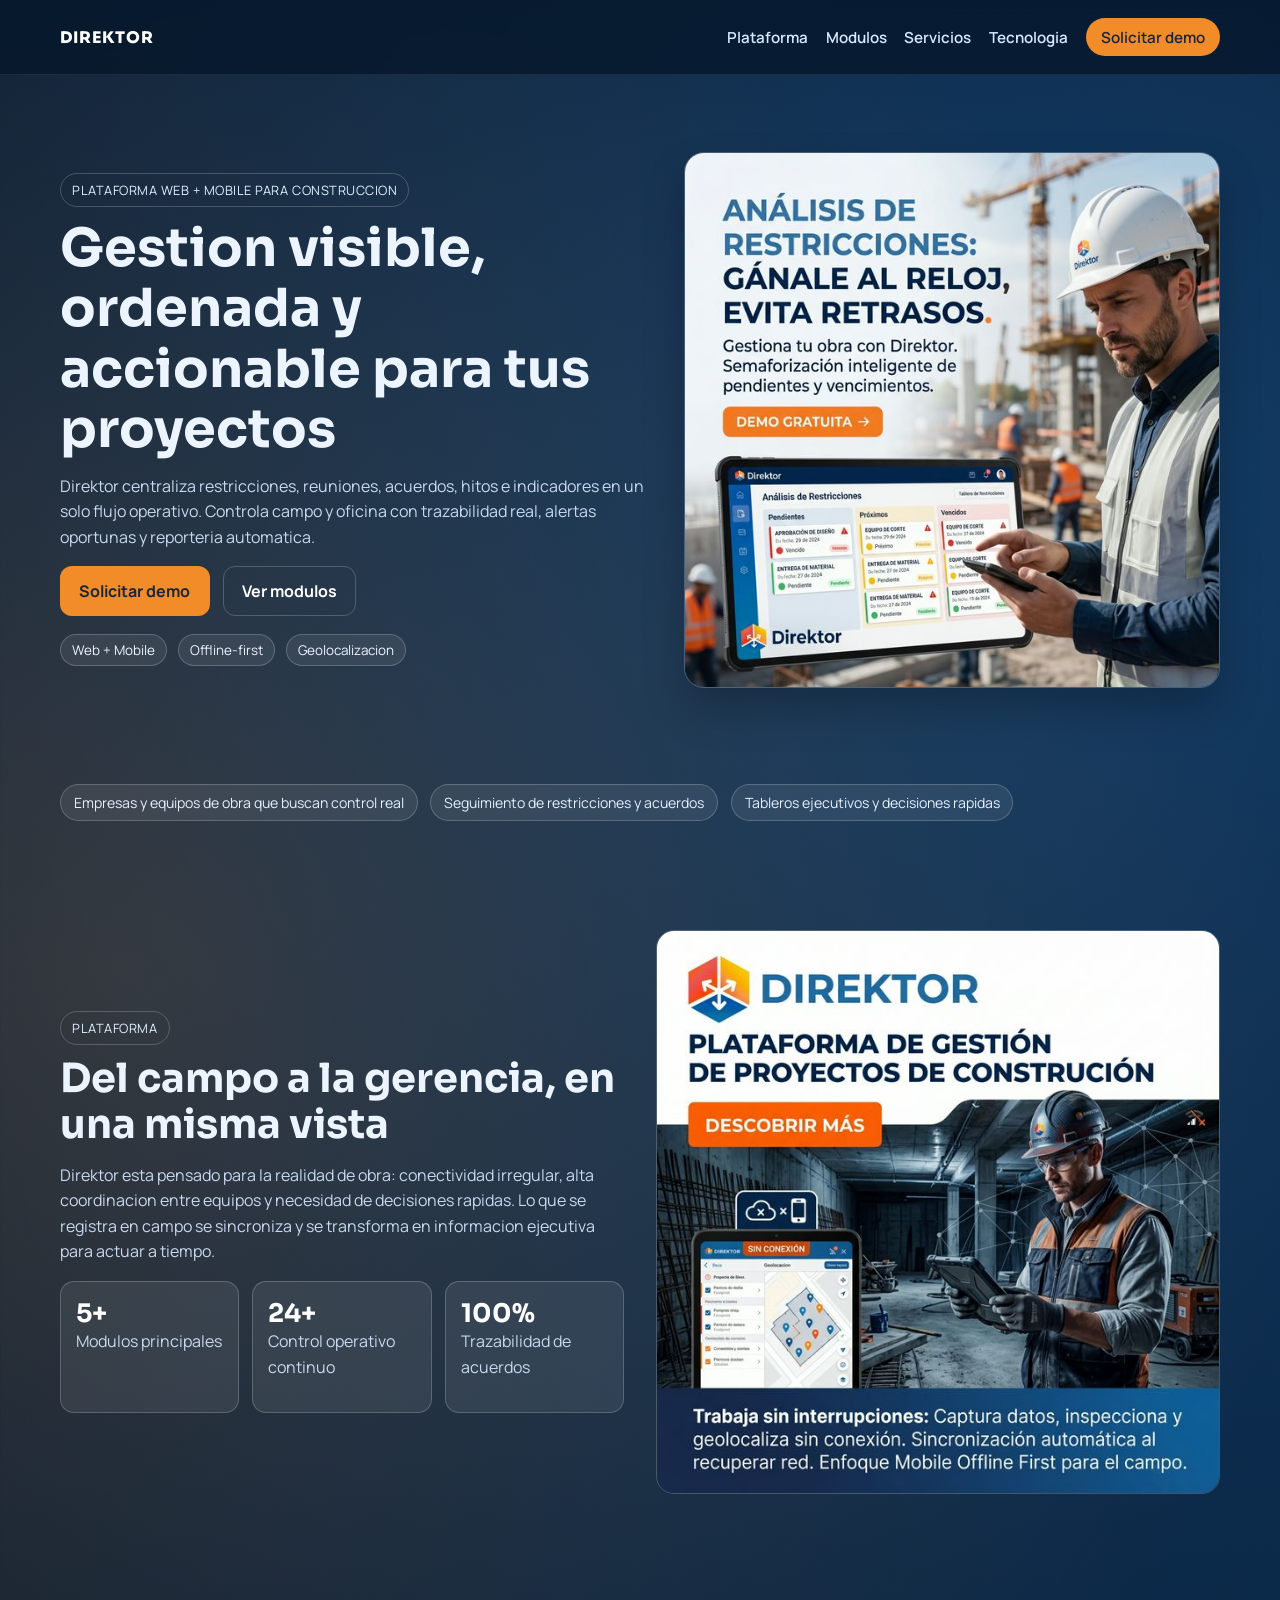
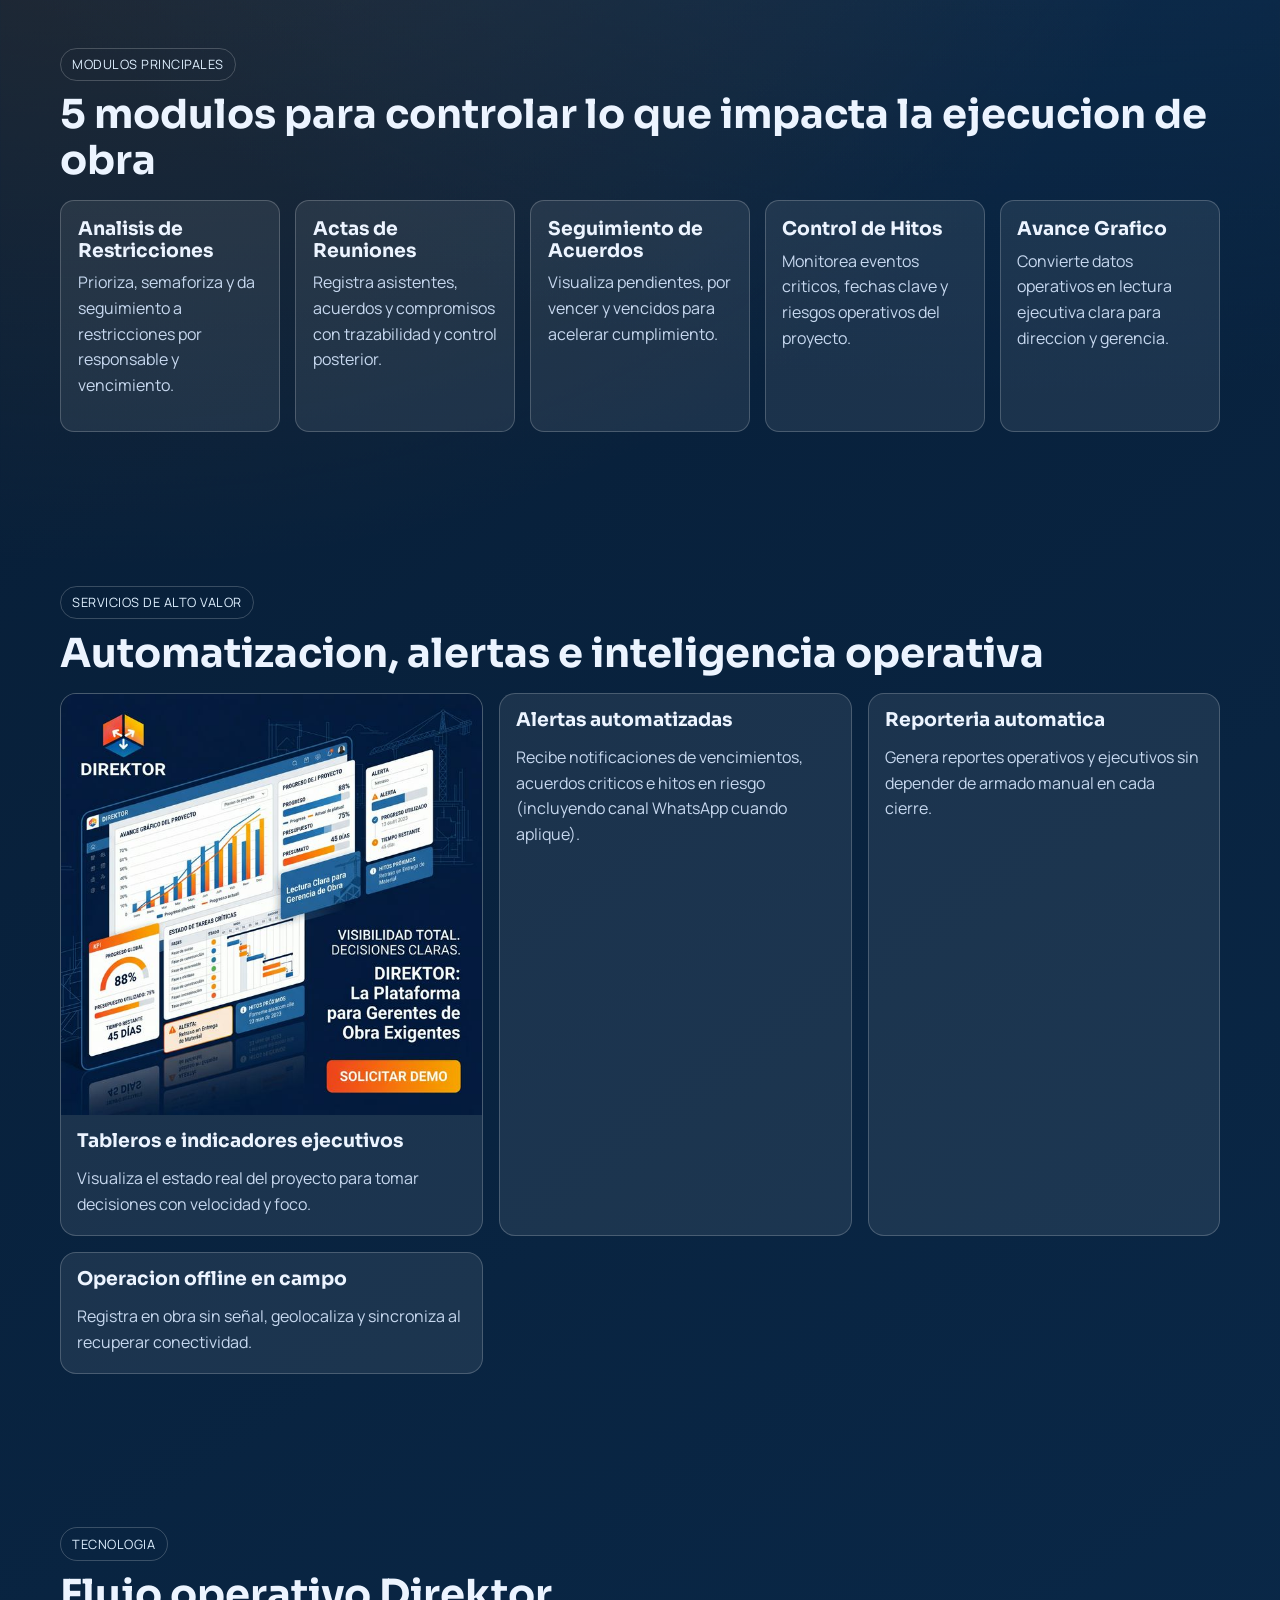
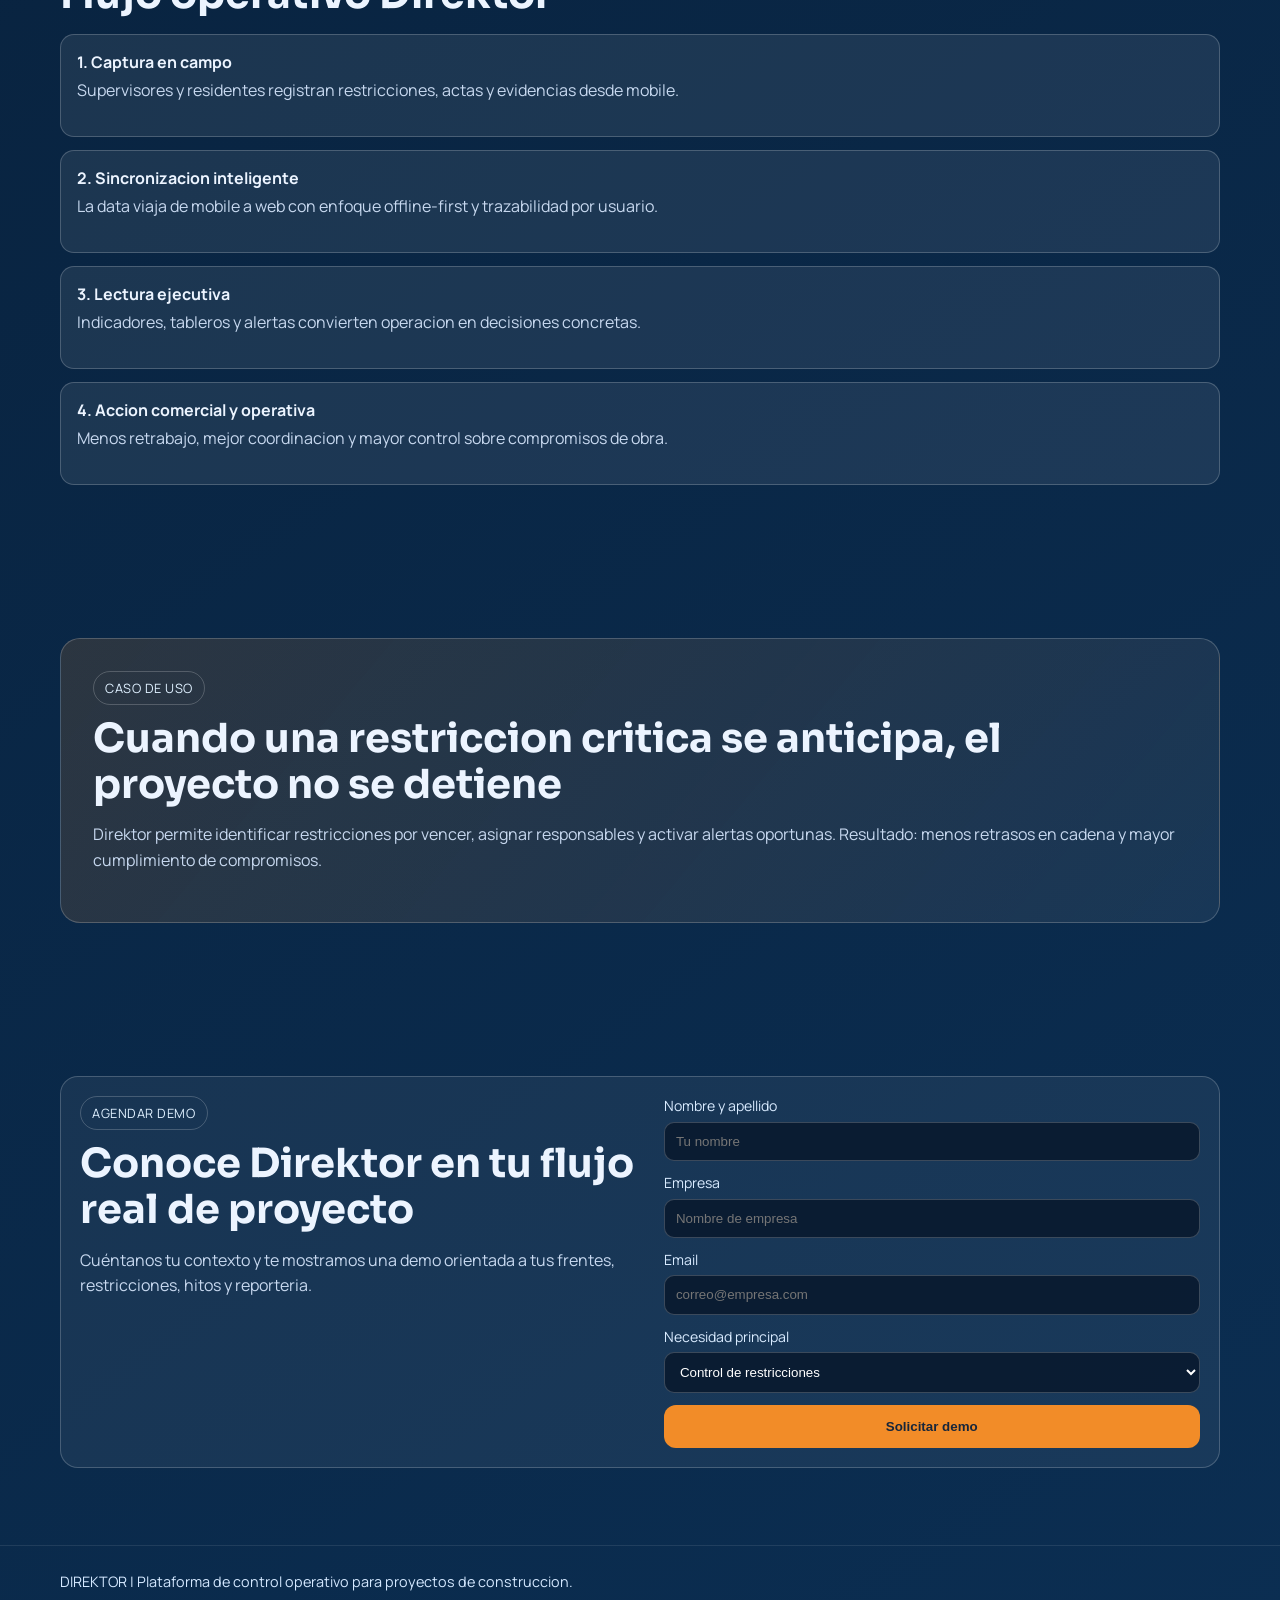
<file: docs/webLanding test/Web Landing 3/index.html>
﻿<!DOCTYPE html>
<html lang="es">
  <head>
    <meta charset="UTF-8" />
    <meta name="viewport" content="width=device-width, initial-scale=1.0" />
    <meta
      name="description"
      content="Direktor: plataforma web y mobile para gestion de proyectos de construccion. Restricciones, actas, acuerdos, hitos, indicadores y operacion offline en campo."
    />
    <title>Direktor | Control operativo para construccion</title>
    <link rel="preconnect" href="https://fonts.googleapis.com" />
    <link rel="preconnect" href="https://fonts.gstatic.com" crossorigin />
    <link
      href="https://fonts.googleapis.com/css2?family=Manrope:wght@400;500;700;800&family=Sora:wght@500;700;800&display=swap"
      rel="stylesheet"
    />
    <link rel="stylesheet" href="./styles.css" />
  </head>
  <body>
    <header class="topbar" id="inicio">
      <div class="container nav-wrap">
        <a href="#inicio" class="brand">DIREKTOR</a>
        <button class="menu-btn" id="menuBtn" aria-label="Abrir menu">Menu</button>
        <nav class="nav" id="nav">
          <a href="#plataforma">Plataforma</a>
          <a href="#modulos">Modulos</a>
          <a href="#servicios">Servicios</a>
          <a href="#tecnologia">Tecnologia</a>
          <a href="#contacto" class="nav-cta">Solicitar demo</a>
        </nav>
      </div>
    </header>

    <main>
      <section class="hero section">
        <div class="container hero-grid">
          <div class="hero-copy reveal">
            <p class="eyebrow">Plataforma web + mobile para construccion</p>
            <h1>Gestion visible, ordenada y accionable para tus proyectos</h1>
            <p>
              Direktor centraliza restricciones, reuniones, acuerdos, hitos e indicadores en un solo flujo operativo.
              Controla campo y oficina con trazabilidad real, alertas oportunas y reporteria automatica.
            </p>
            <div class="hero-actions">
              <a class="btn btn-primary" href="#contacto">Solicitar demo</a>
              <a class="btn btn-ghost" href="#modulos">Ver modulos</a>
            </div>
            <ul class="hero-tags">
              <li>Web + Mobile</li>
              <li>Offline-first</li>
              <li>Geolocalizacion</li>
            </ul>
          </div>
          <div class="hero-media reveal">
            <img src="./assets/images/banner_restricciones.png" alt="Banner principal Direktor para construccion" />
          </div>
        </div>
      </section>

      <section class="trust section-sm">
        <div class="container trust-row reveal">
          <span>Empresas y equipos de obra que buscan control real</span>
          <span>Seguimiento de restricciones y acuerdos</span>
          <span>Tableros ejecutivos y decisiones rapidas</span>
        </div>
      </section>

      <section class="section" id="plataforma">
        <div class="container split">
          <div class="reveal">
            <p class="eyebrow">Plataforma</p>
            <h2>Del campo a la gerencia, en una misma vista</h2>
            <p>
              Direktor esta pensado para la realidad de obra: conectividad irregular, alta coordinacion entre equipos y necesidad de decisiones rapidas.
              Lo que se registra en campo se sincroniza y se transforma en informacion ejecutiva para actuar a tiempo.
            </p>
            <div class="kpi-grid">
              <article>
                <strong class="counter" data-target="5">0</strong>
                <p>Modulos principales</p>
              </article>
              <article>
                <strong class="counter" data-target="24">0</strong>
                <p>Control operativo continuo</p>
              </article>
              <article>
                <strong class="counter" data-target="100">0</strong>
                <p>Trazabilidad de acuerdos</p>
              </article>
            </div>
          </div>
          <div class="reveal frame">
            <img src="./assets/images/banner_offline.png" alt="Mobile offline y sincronizacion Direktor" />
          </div>
        </div>
      </section>

      <section class="section" id="modulos">
        <div class="container">
          <p class="eyebrow reveal">Modulos principales</p>
          <h2 class="reveal">5 modulos para controlar lo que impacta la ejecucion de obra</h2>
          <div class="cards">
            <article class="card reveal">
              <h3>Analisis de Restricciones</h3>
              <p>Prioriza, semaforiza y da seguimiento a restricciones por responsable y vencimiento.</p>
            </article>
            <article class="card reveal">
              <h3>Actas de Reuniones</h3>
              <p>Registra asistentes, acuerdos y compromisos con trazabilidad y control posterior.</p>
            </article>
            <article class="card reveal">
              <h3>Seguimiento de Acuerdos</h3>
              <p>Visualiza pendientes, por vencer y vencidos para acelerar cumplimiento.</p>
            </article>
            <article class="card reveal">
              <h3>Control de Hitos</h3>
              <p>Monitorea eventos criticos, fechas clave y riesgos operativos del proyecto.</p>
            </article>
            <article class="card reveal">
              <h3>Avance Grafico</h3>
              <p>Convierte datos operativos en lectura ejecutiva clara para direccion y gerencia.</p>
            </article>
          </div>
        </div>
      </section>

      <section class="section" id="servicios">
        <div class="container">
          <p class="eyebrow reveal">Servicios de alto valor</p>
          <h2 class="reveal">Automatizacion, alertas e inteligencia operativa</h2>
          <div class="services-grid">
            <article class="service reveal">
              <img src="./assets/images/banner_avance.png" alt="Servicios y modulos Direktor" />
              <div>
                <h3>Tableros e indicadores ejecutivos</h3>
                <p>Visualiza el estado real del proyecto para tomar decisiones con velocidad y foco.</p>
              </div>
            </article>
            <article class="service reveal">
              <h3>Alertas automatizadas</h3>
              <p>Recibe notificaciones de vencimientos, acuerdos criticos e hitos en riesgo (incluyendo canal WhatsApp cuando aplique).</p>
            </article>
            <article class="service reveal">
              <h3>Reporteria automatica</h3>
              <p>Genera reportes operativos y ejecutivos sin depender de armado manual en cada cierre.</p>
            </article>
            <article class="service reveal">
              <h3>Operacion offline en campo</h3>
              <p>Registra en obra sin señal, geolocaliza y sincroniza al recuperar conectividad.</p>
            </article>
          </div>
        </div>
      </section>

      <section class="section" id="tecnologia">
        <div class="container timeline-wrap">
          <p class="eyebrow reveal">Tecnologia</p>
          <h2 class="reveal">Flujo operativo Direktor</h2>
          <ol class="timeline">
            <li class="reveal">
              <strong>1. Captura en campo</strong>
              <p>Supervisores y residentes registran restricciones, actas y evidencias desde mobile.</p>
            </li>
            <li class="reveal">
              <strong>2. Sincronizacion inteligente</strong>
              <p>La data viaja de mobile a web con enfoque offline-first y trazabilidad por usuario.</p>
            </li>
            <li class="reveal">
              <strong>3. Lectura ejecutiva</strong>
              <p>Indicadores, tableros y alertas convierten operacion en decisiones concretas.</p>
            </li>
            <li class="reveal">
              <strong>4. Accion comercial y operativa</strong>
              <p>Menos retrabajo, mejor coordinacion y mayor control sobre compromisos de obra.</p>
            </li>
          </ol>
        </div>
      </section>

      <section class="section case">
        <div class="container reveal">
          <p class="eyebrow">Caso de uso</p>
          <h2>Cuando una restriccion critica se anticipa, el proyecto no se detiene</h2>
          <p>
            Direktor permite identificar restricciones por vencer, asignar responsables y activar alertas oportunas.
            Resultado: menos retrasos en cadena y mayor cumplimiento de compromisos.
          </p>
        </div>
      </section>

      <section class="section" id="contacto">
        <div class="container contact-box reveal">
          <div>
            <p class="eyebrow">Agendar demo</p>
            <h2>Conoce Direktor en tu flujo real de proyecto</h2>
            <p>
              Cuéntanos tu contexto y te mostramos una demo orientada a tus frentes, restricciones, hitos y reporteria.
            </p>
          </div>
          <form class="contact-form" onsubmit="return false;">
            <label>
              Nombre y apellido
              <input type="text" placeholder="Tu nombre" required />
            </label>
            <label>
              Empresa
              <input type="text" placeholder="Nombre de empresa" required />
            </label>
            <label>
              Email
              <input type="email" placeholder="correo@empresa.com" required />
            </label>
            <label>
              Necesidad principal
              <select>
                <option>Control de restricciones</option>
                <option>Actas y acuerdos</option>
                <option>Control de hitos</option>
                <option>Indicadores y reporteria</option>
                <option>Operacion mobile offline</option>
              </select>
            </label>
            <button type="submit" class="btn btn-primary full">Solicitar demo</button>
          </form>
        </div>
      </section>
    </main>

    <footer class="footer">
      <div class="container">
        <p>DIREKTOR | Plataforma de control operativo para proyectos de construccion.</p>
      </div>
    </footer>

    <script src="./script.js"></script>
  </body>
</html>
</file>
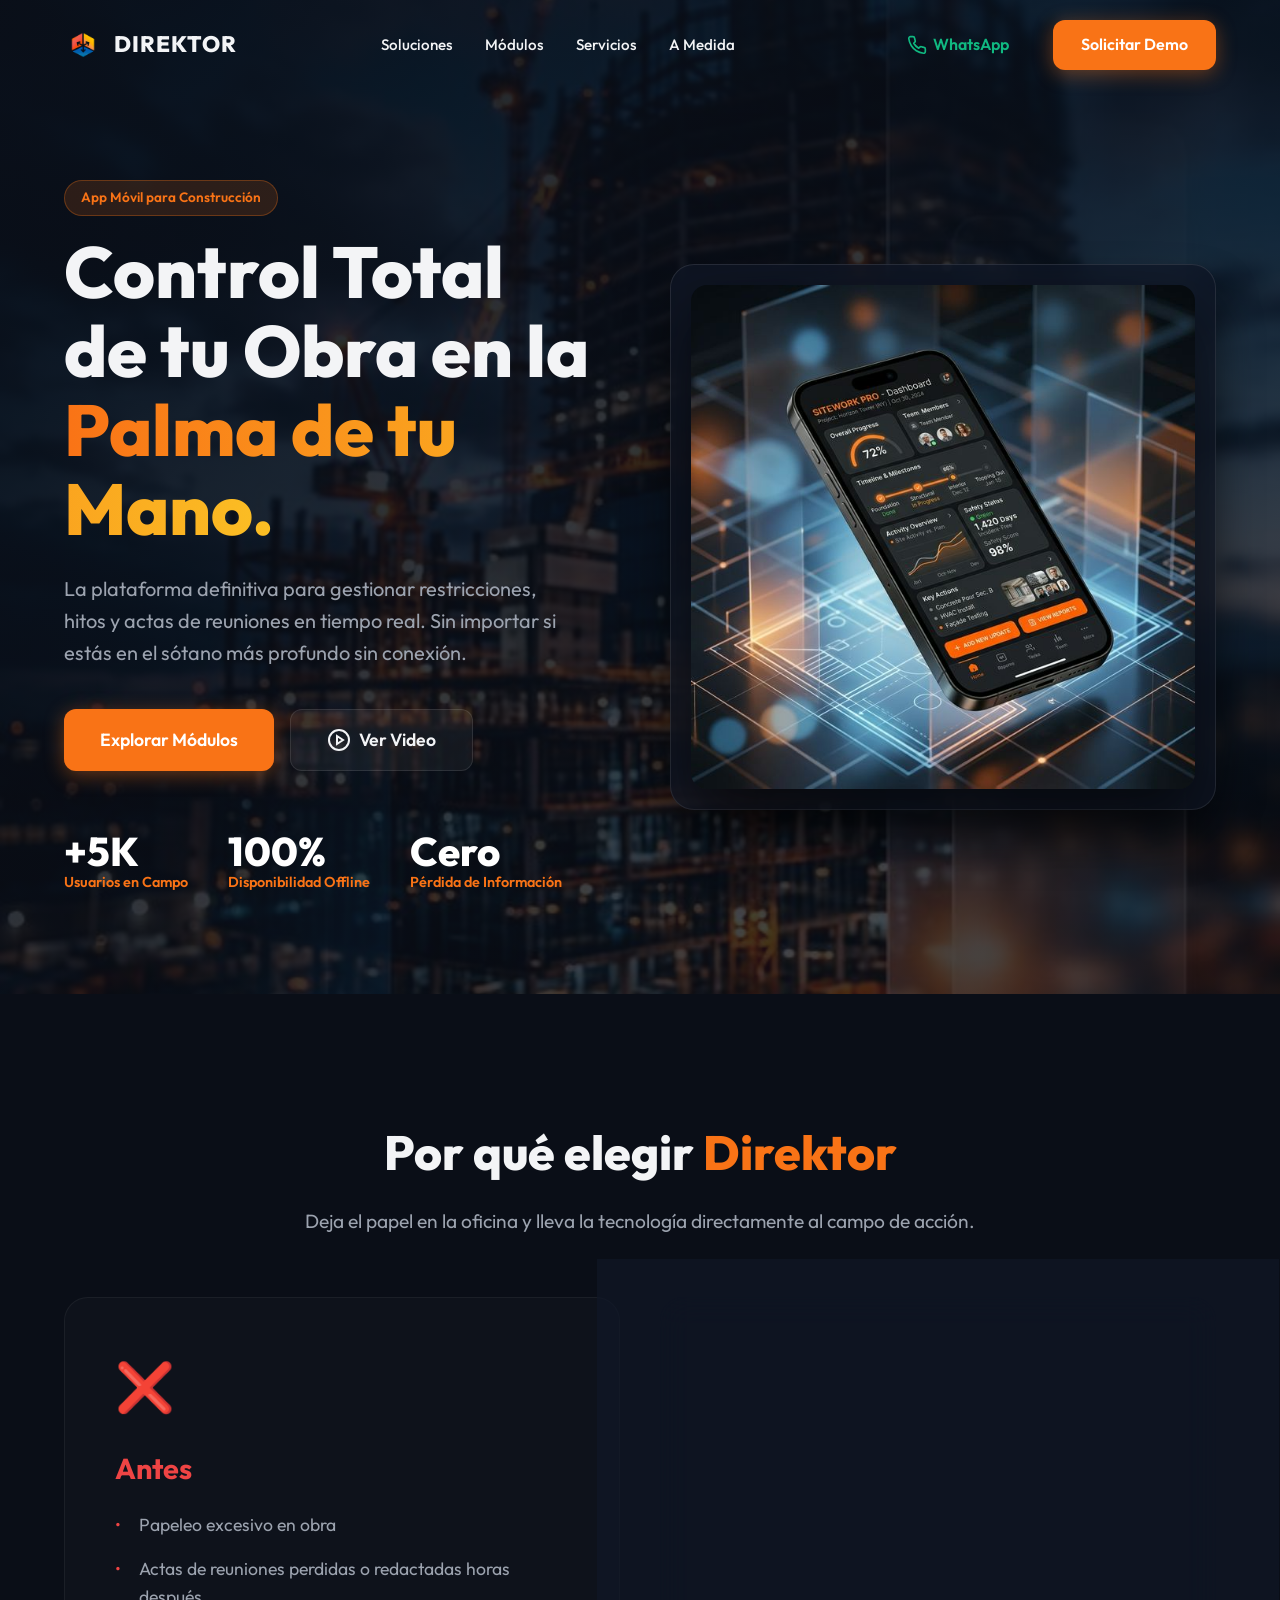
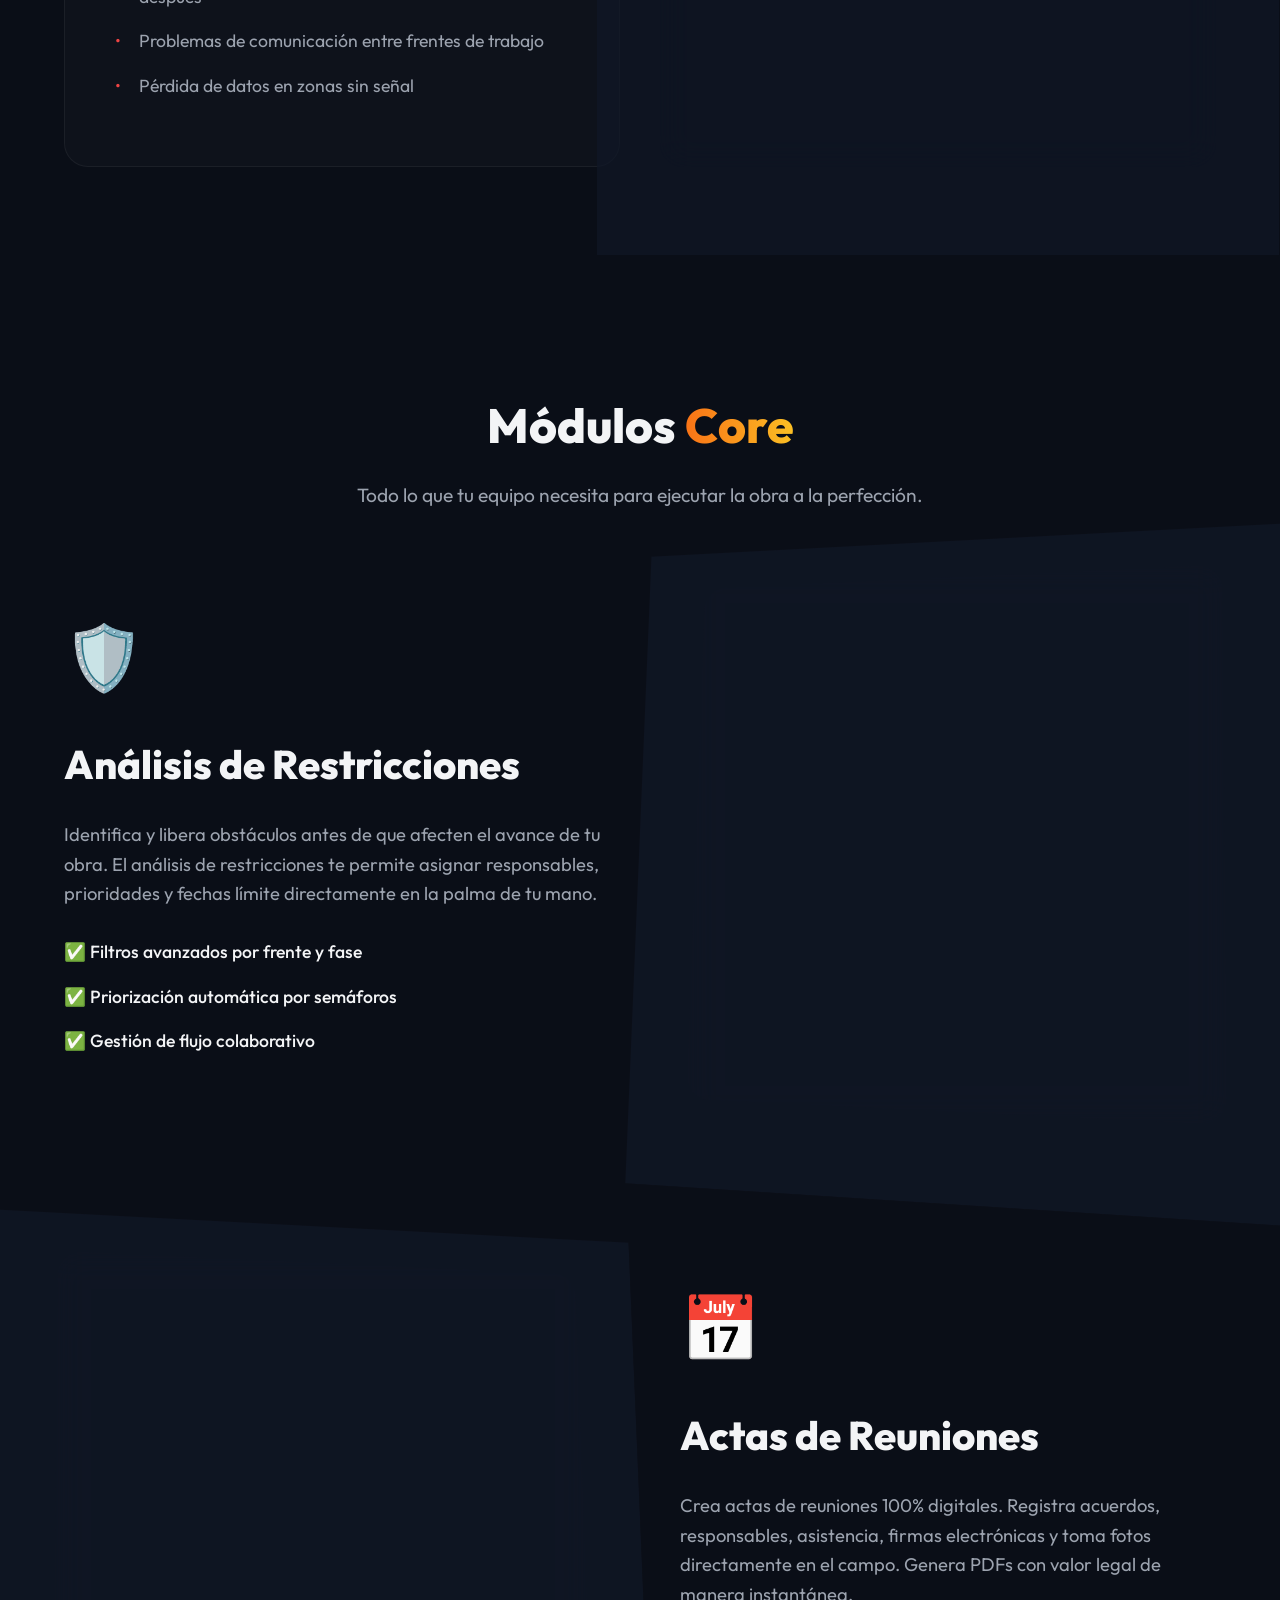
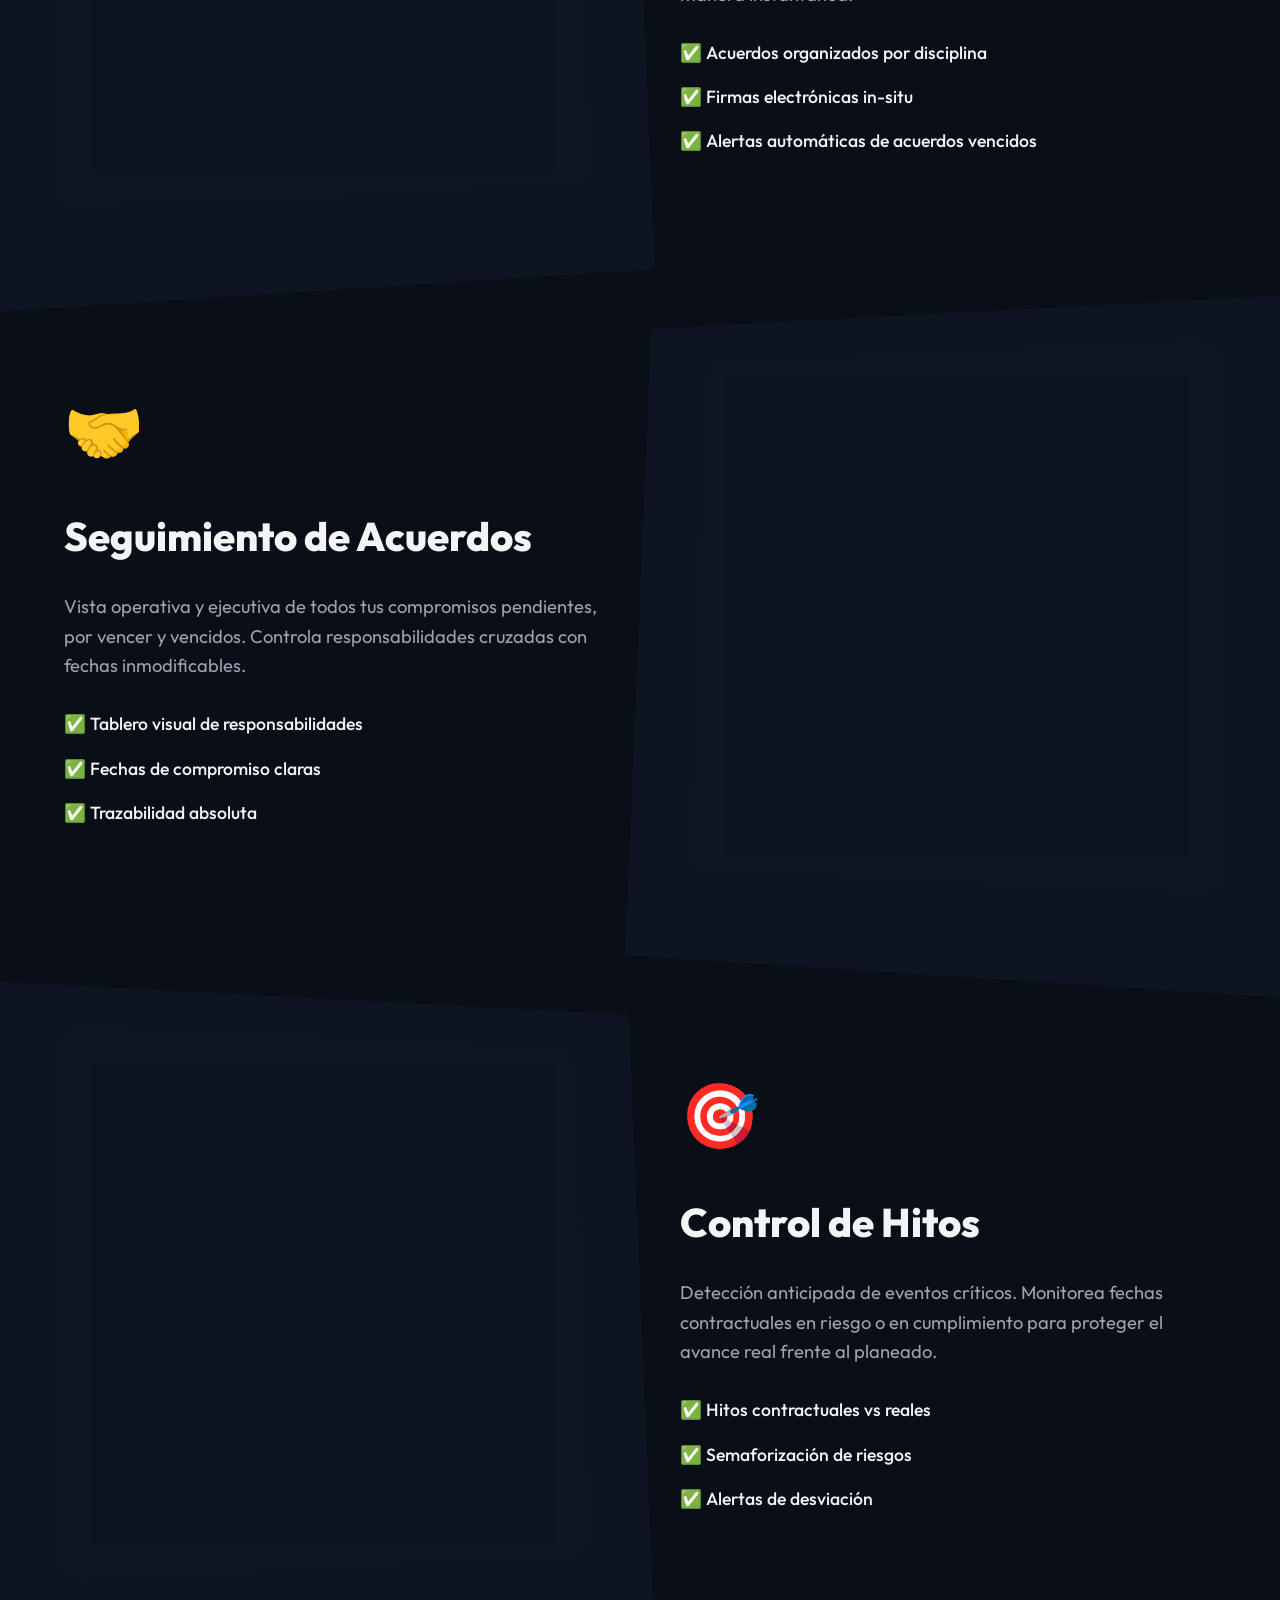
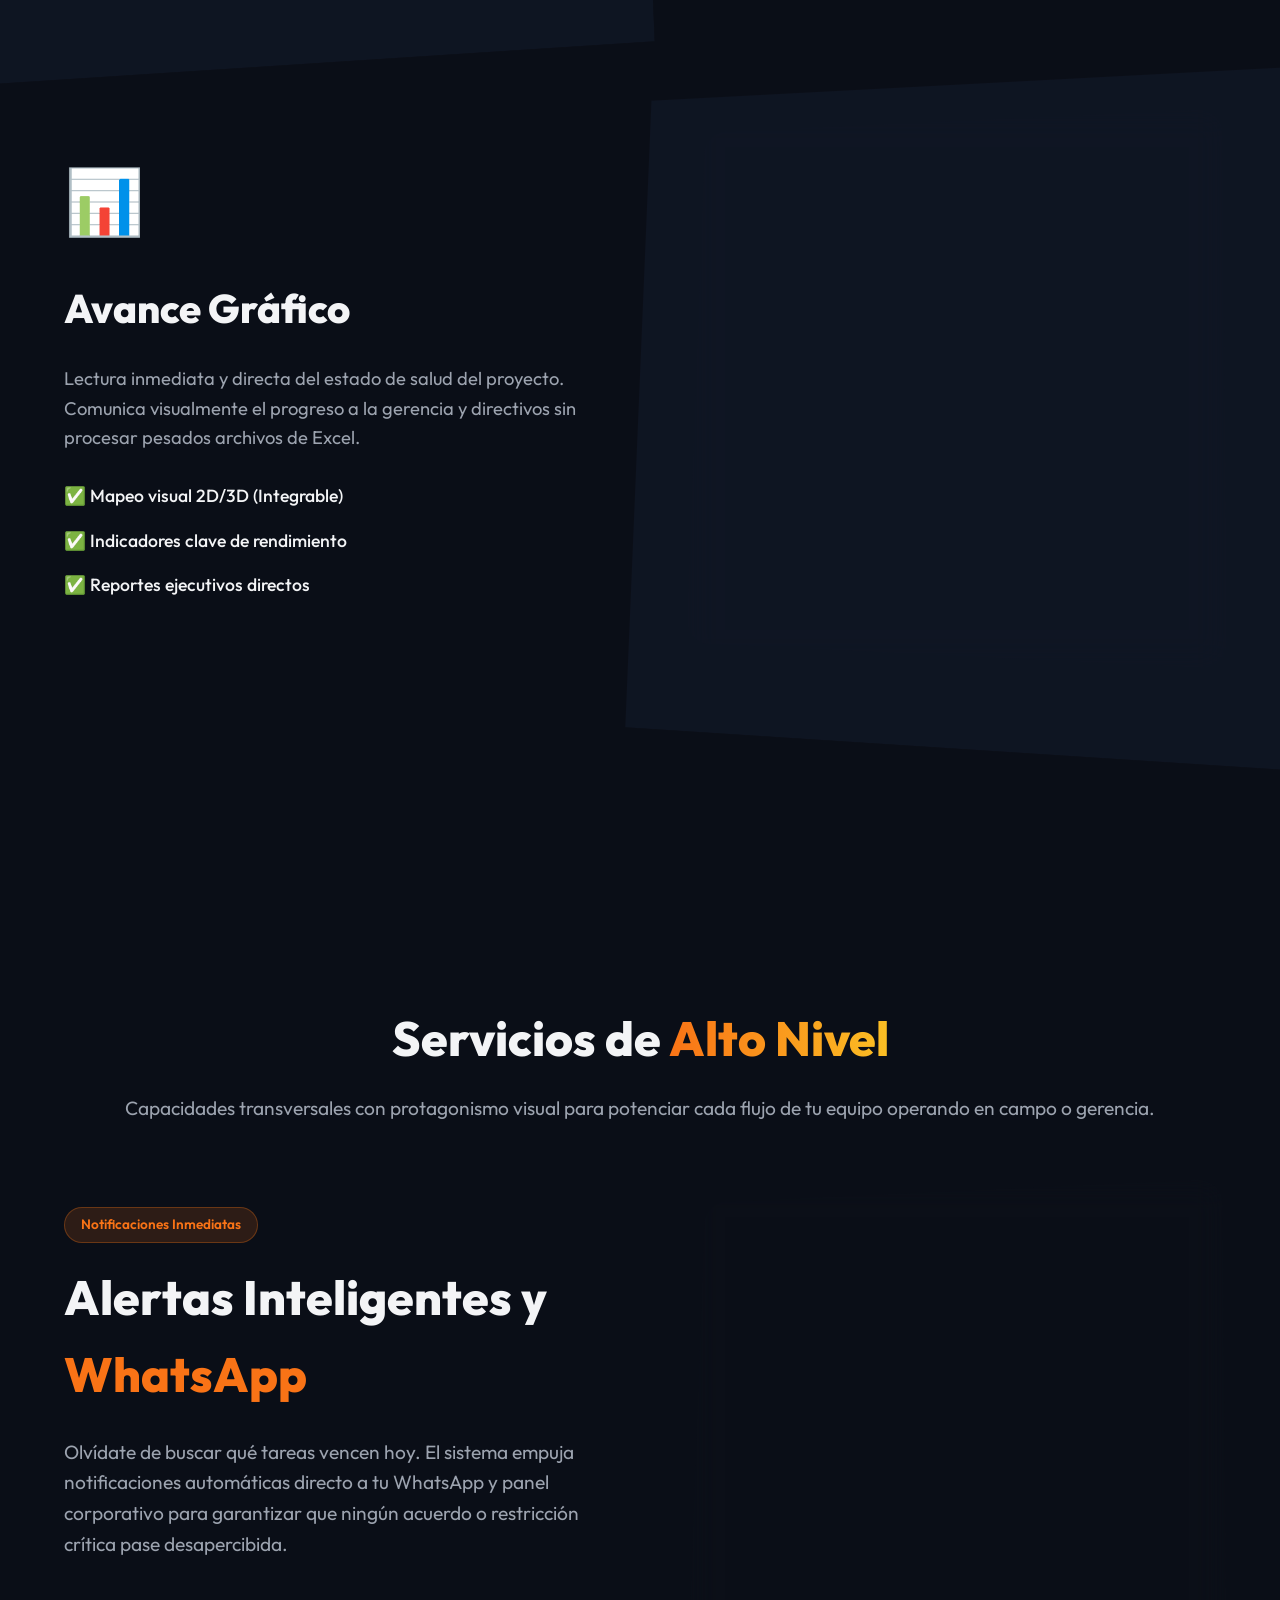
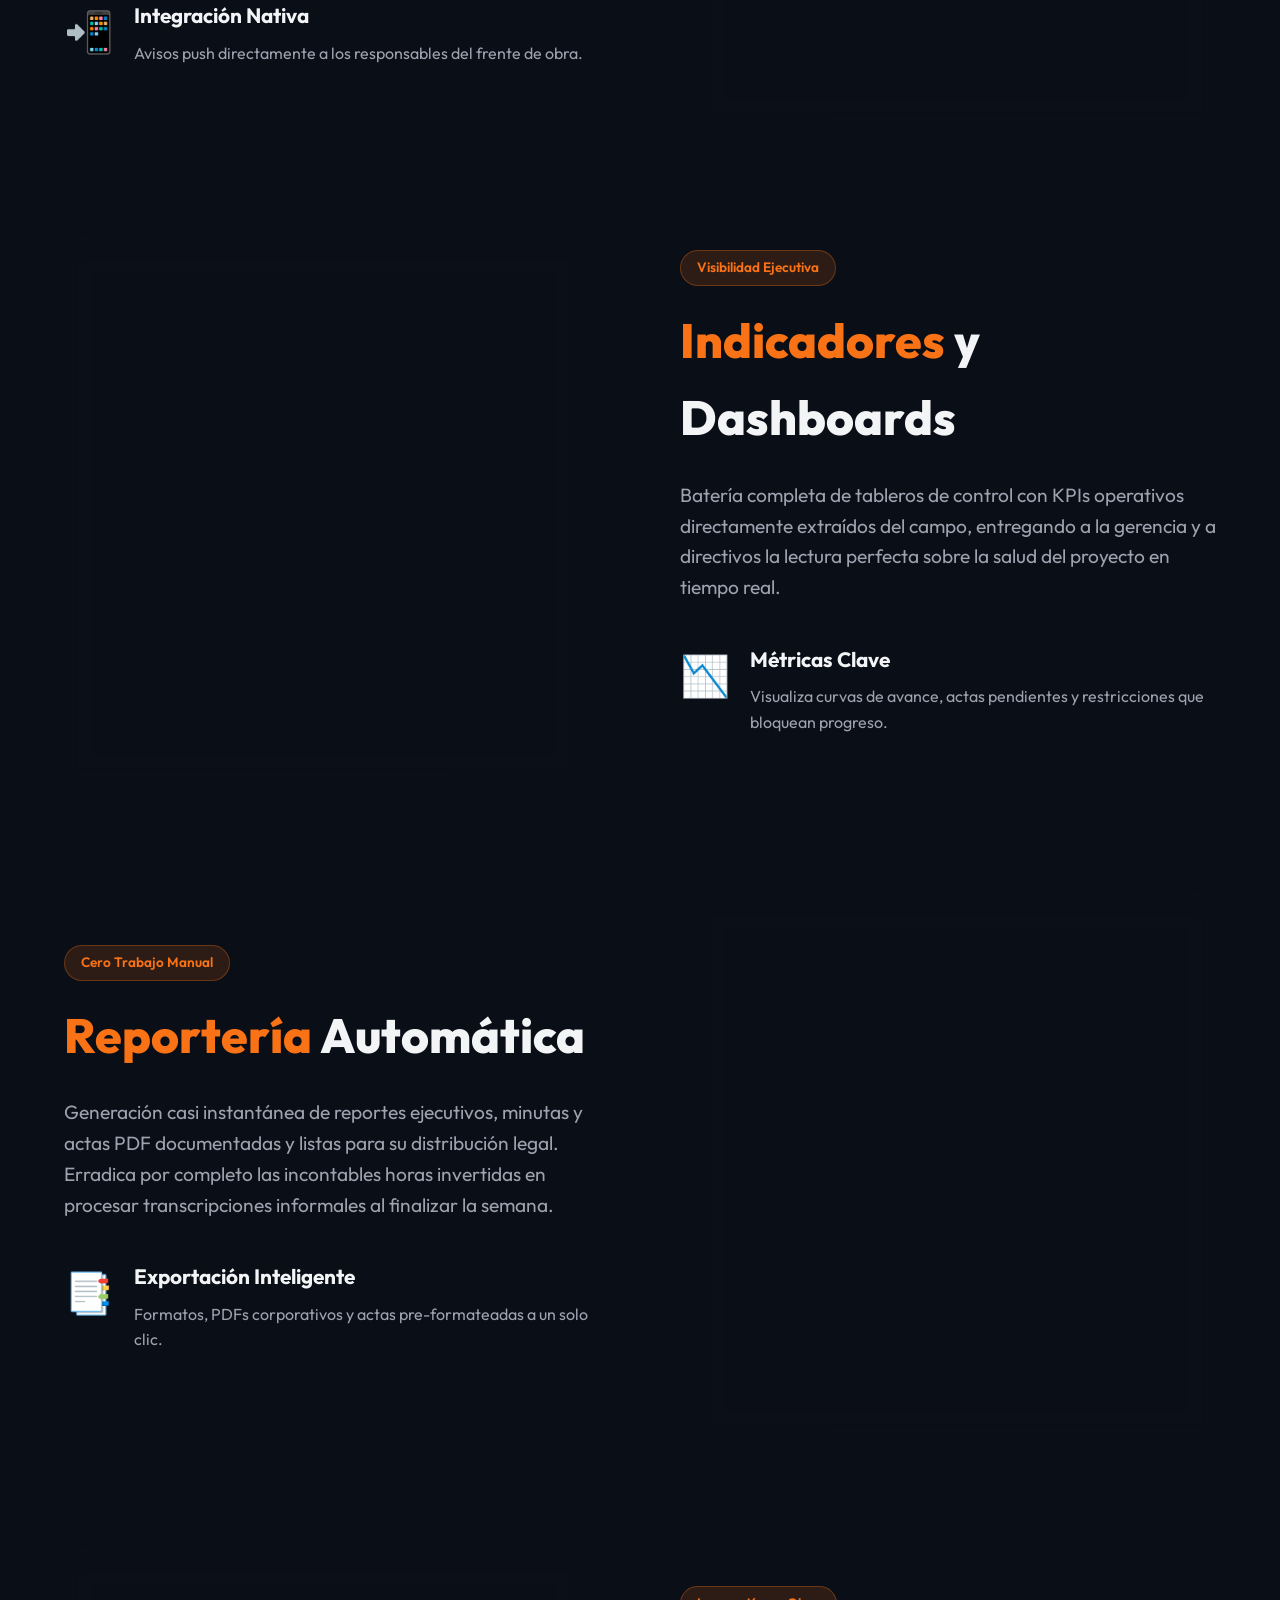
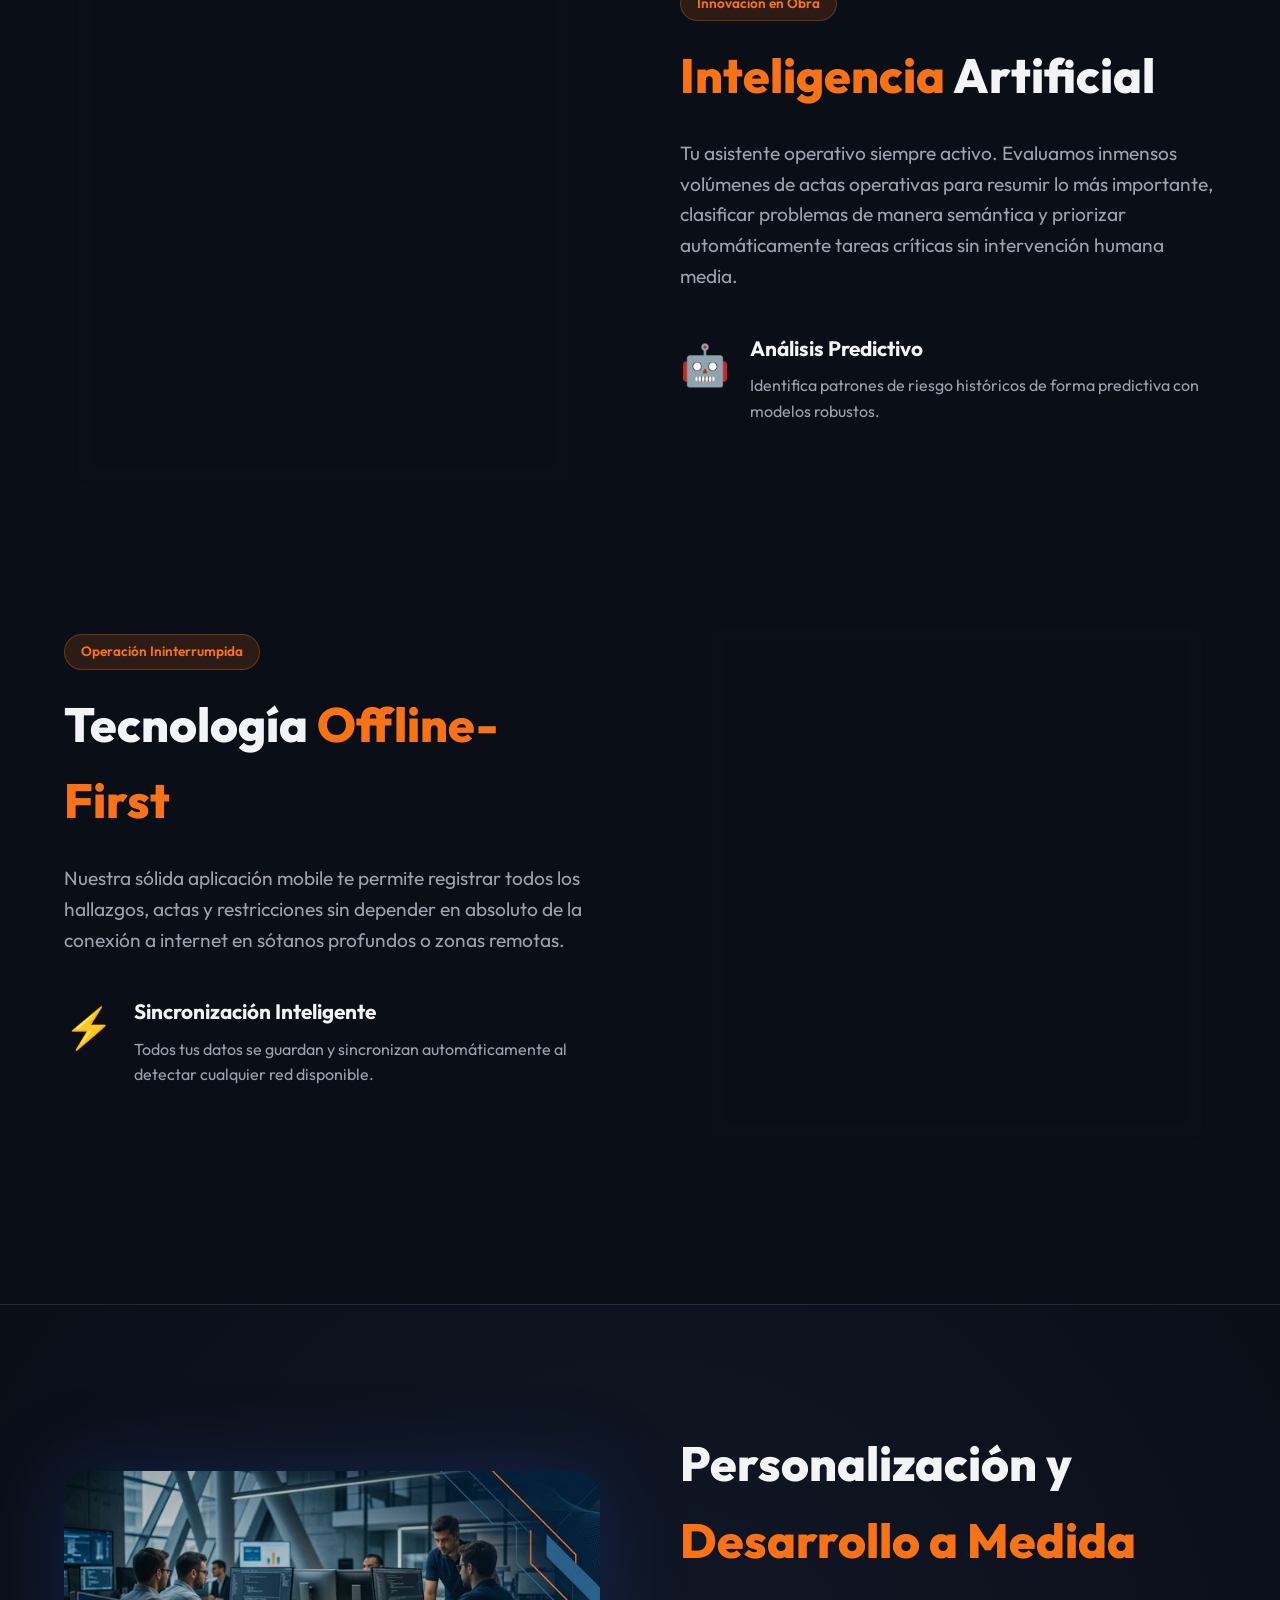
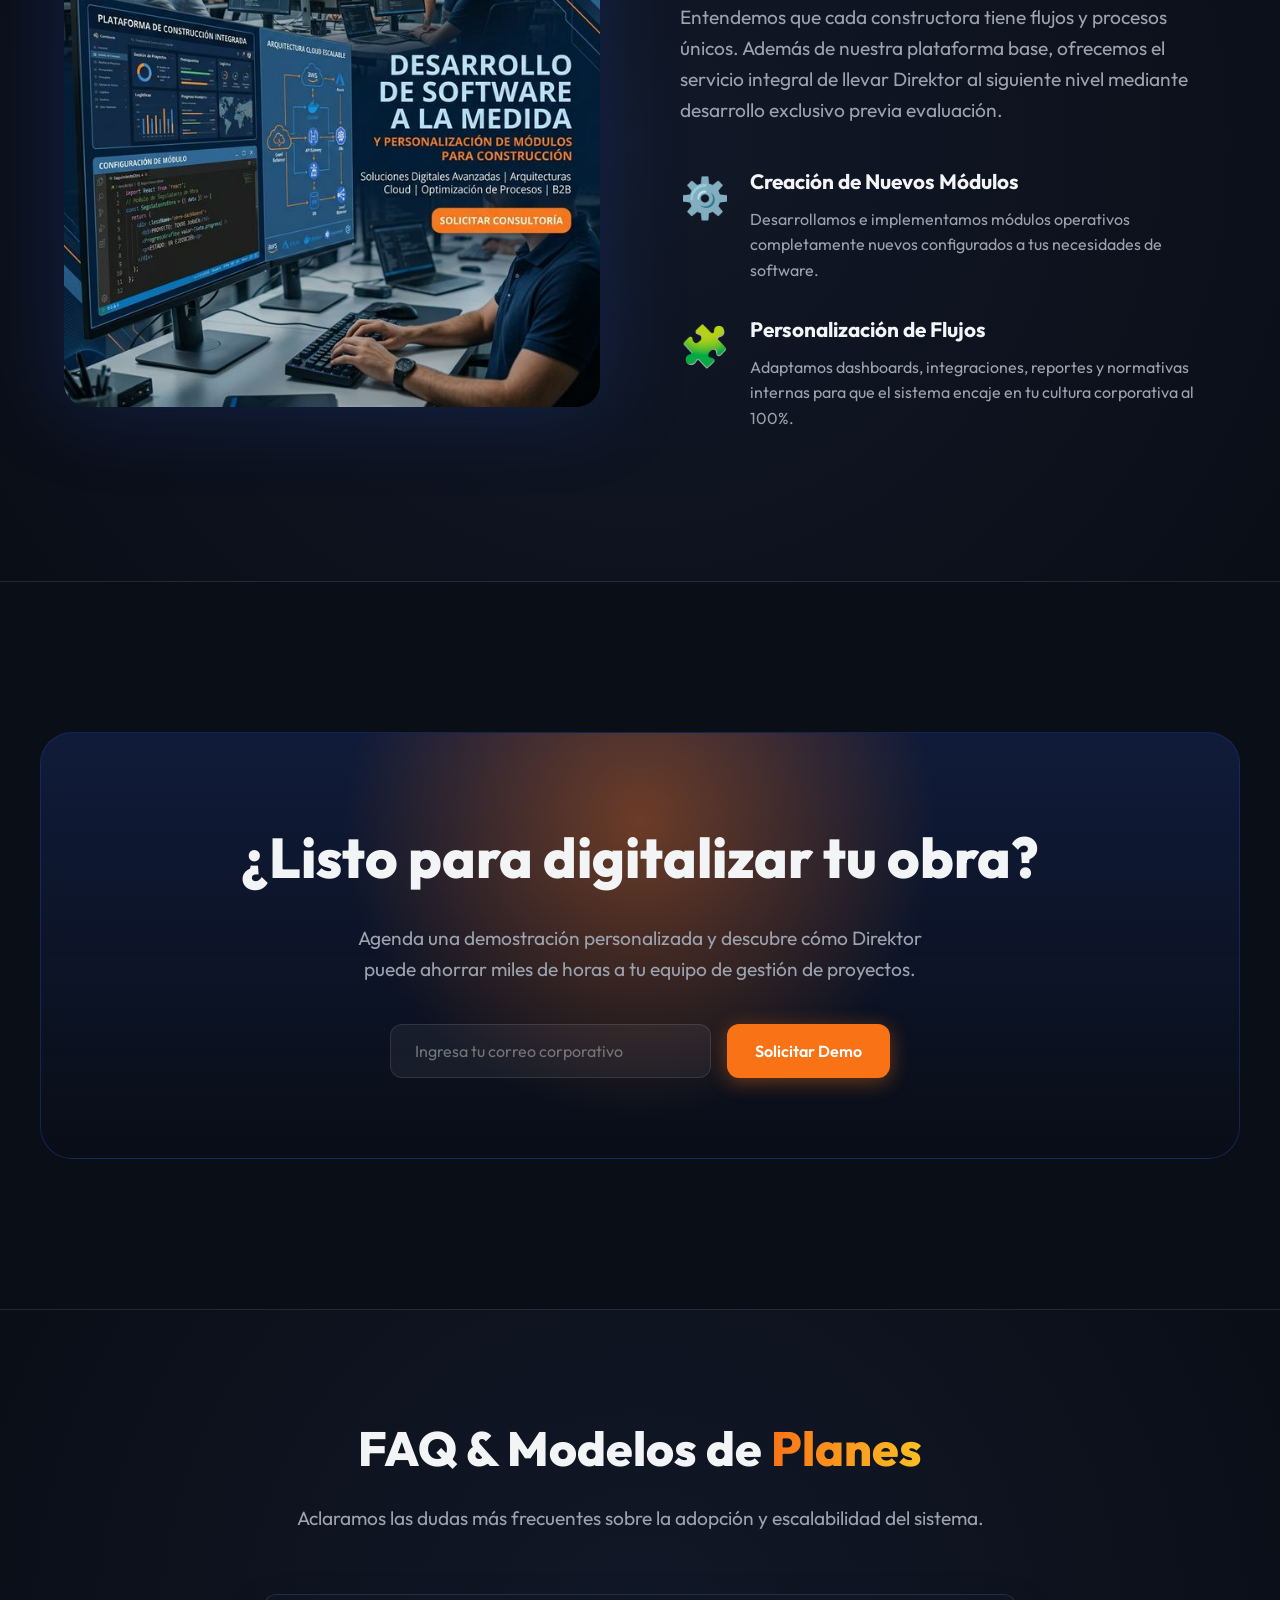
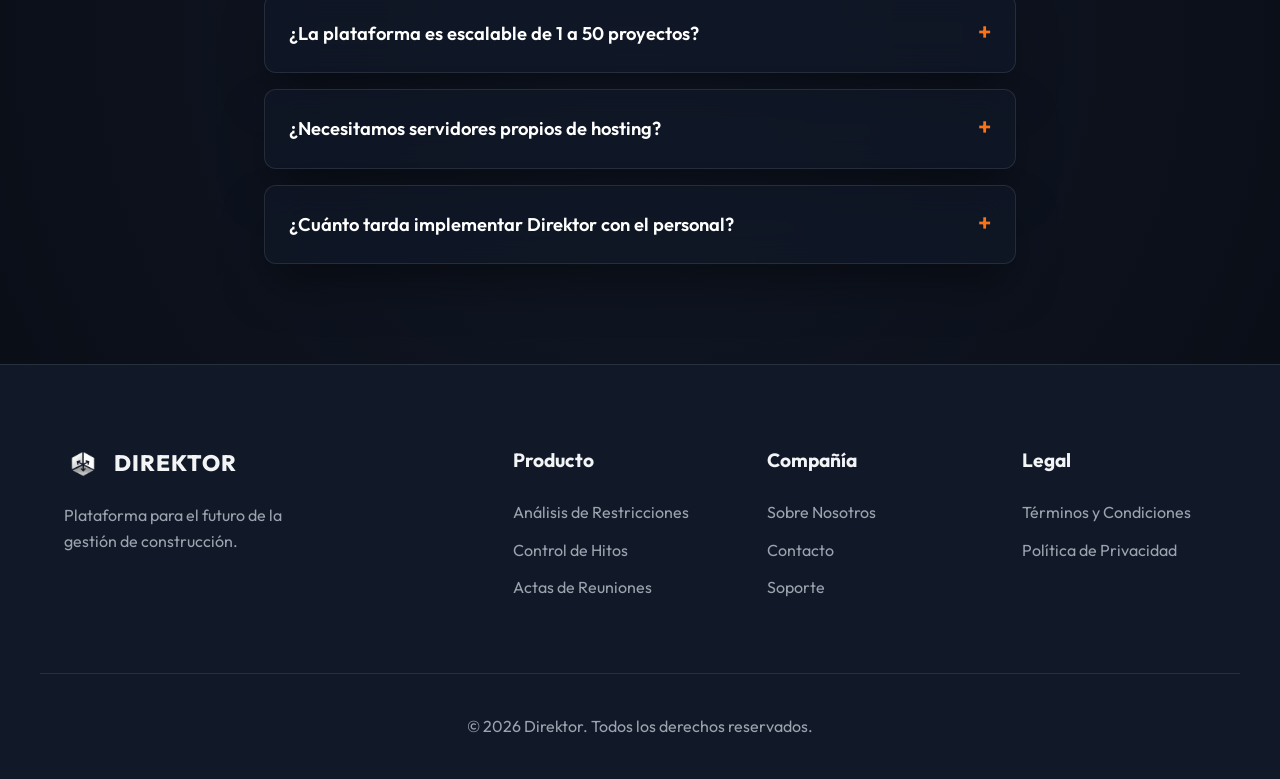
<file: docs/webLanding test/web_landing/index.html>
<!DOCTYPE html>
<html lang="es">
<head>
    <meta charset="UTF-8">
    <meta name="viewport" content="width=device-width, initial-scale=1.0">
    <title>Direktor | Control Total de tu Obra</title>
    <meta name="description" content="La plataforma definitiva para gestionar restricciones, hitos y actas de reuniones en la construcción. Funcionamiento offline-first.">
    <!-- Google Fonts -->
    <link rel="preconnect" href="https://fonts.googleapis.com">
    <link rel="preconnect" href="https://fonts.gstatic.com" crossorigin>
    <link href="https://fonts.googleapis.com/css2?family=Outfit:wght@300;400;500;700;800&display=swap" rel="stylesheet">
    <!-- Styles -->
    <link rel="stylesheet" href="css/styles.css">
</head>
<body>
    
    <!-- Navigation -->
    <nav class="navbar">
        <div class="nav-container container">
            <div class="brand">
                <img src="assets/images/logo.png" alt="Direktor Logo" class="brand-logo">
                <span class="brand-name">DIREKTOR</span>
            </div>
            <ul class="nav-links">
                <li><a href="#soluciones">Soluciones</a></li>
                <li><a href="#modulos">Módulos</a></li>
                <li><a href="#servicios">Servicios</a></li>
                <li><a href="#desarrollo">A Medida</a></li>
            </ul>
            <div class="nav-actions">
                <a href="https://wa.me/51999888777" class="btn btn-outline" target="_blank" rel="noopener noreferrer" style="color: #10b981; border-color: #10b981; gap: 6px;">
                    <svg width="20" height="20" viewBox="0 0 24 24" fill="none" stroke="currentColor" stroke-width="2" stroke-linecap="round" stroke-linejoin="round">
                        <path d="M22 16.92v3a2 2 0 0 1-2.18 2 19.79 19.79 0 0 1-8.63-3.07 19.5 19.5 0 0 1-6-6 19.79 19.79 0 0 1-3.07-8.67A2 2 0 0 1 4.11 2h3a2 2 0 0 1 2 1.72 12.84 12.84 0 0 0 .7 2.81 2 2 0 0 1-.45 2.11L8.09 9.91a16 16 0 0 0 6 6l1.27-1.27a2 2 0 0 1 2.11-.45 12.84 12.84 0 0 0 2.81.7A2 2 0 0 1 22 16.92z"></path>
                    </svg>
                    WhatsApp
                </a>
                <a href="#demo" class="btn btn-primary">Solicitar Demo</a>
            </div>
            
            <!-- Mobile Menu Toggle -->
            <button class="mobile-menu-btn" aria-label="Abrir menú">
                <span></span>
                <span></span>
                <span></span>
            </button>
        </div>
    </nav>

    <!-- Hero Section -->
    <header class="hero" id="inicio">
        <div class="hero-bg"></div>
        <div class="container hero-content fade-in-up">
            <div class="hero-text">
                <span class="badge">App Móvil para Construcción</span>
                <h1>Control Total <br> de tu Obra en la <br> <span class="text-gradient">Palma de tu Mano.</span></h1>
                <p>La plataforma definitiva para gestionar restricciones, hitos y actas de reuniones en tiempo real. Sin importar si estás en el sótano más profundo sin conexión.</p>
                <div class="hero-buttons">
                    <a href="#modulos" class="btn btn-primary btn-large">Explorar Módulos</a>
                    <a href="#demo" class="btn btn-secondary btn-large">
                        <svg width="24" height="24" viewBox="0 0 24 24" fill="none" stroke="currentColor" stroke-width="2"><circle cx="12" cy="12" r="10"></circle><polygon points="10 8 16 12 10 16 10 8"></polygon></svg>
                        Ver Video
                    </a>
                </div>
                <div class="stats-row">
                    <div class="stat"><h3>+5K</h3><p>Usuarios en Campo</p></div>
                    <div class="stat"><h3>100%</h3><p>Disponibilidad Offline</p></div>
                    <div class="stat"><h3>Cero</h3><p>Pérdida de Información</p></div>
                </div>
            </div>
            <div class="hero-visual glass-panel floating">
                <img src="assets/images/mockup_main.png" alt="Direktor App Dashboard" class="main-mockup">
            </div>
        </div>
    </header>

    <!-- Problema vs Solucion -->
    <section class="problem-solution" id="soluciones">
        <div class="container text-center section-header fade-in">
            <h2>Por qué elegir <span class="text-orange">Direktor</span></h2>
            <p>Deja el papel en la oficina y lleva la tecnología directamente al campo de acción.</p>
        </div>
        <div class="container grid-cards">
            <div class="card problem-card fade-in-left">
                <div class="card-icon">❌</div>
                <h3>Antes</h3>
                <ul>
                    <li>Papeleo excesivo en obra</li>
                    <li>Actas de reuniones perdidas o redactadas horas después</li>
                    <li>Problemas de comunicación entre frentes de trabajo</li>
                    <li>Pérdida de datos en zonas sin señal</li>
                </ul>
            </div>
            <div class="card solution-card fade-in-right glass-panel">
                <div class="card-icon">⚡</div>
                <h3>Con Direktor</h3>
                <ul>
                    <li>100% digitalizado y accesible desde el móvil</li>
                    <li>Actas consolidadas y firmadas en tiempo real</li>
                    <li>Control exacto de hitos y restricciones</li>
                    <li><b>Offline-First:</b> Trabaja sin internet y sincroniza después automáticamente</li>
                </ul>
            </div>
        </div>
    </section>

    <!-- Modules Section -->
    <section class="modules" id="modulos">
        <div class="container section-header text-center fade-in">
            <h2>Módulos <span class="text-gradient">Core</span></h2>
            <p>Todo lo que tu equipo necesita para ejecutar la obra a la perfección.</p>
        </div>
        
        <div class="container">
            <!-- Module 1 -->
            <div class="module-row fade-in-up">
                <div class="module-text">
                    <div class="module-icon">🛡️</div>
                    <h3 class="module-title">Análisis de Restricciones</h3>
                    <p>Identifica y libera obstáculos antes de que afecten el avance de tu obra. El análisis de restricciones te permite asignar responsables, prioridades y fechas límite directamente en la palma de tu mano.</p>
                    <ul class="feature-list">
                        <li>✅ Filtros avanzados por frente y fase</li>
                        <li>✅ Priorización automática por semáforos</li>
                        <li>✅ Gestión de flujo colaborativo</li>
                    </ul>
                </div>
                <div class="module-visual glass-panel right-tilt">
                    <img src="assets/images/mockup_main.png" alt="Restricciones">
                </div>
            </div>

            <!-- Module 2 -->
            <div class="module-row reverse fade-in-up">
                <div class="module-text">
                    <div class="module-icon">📅</div>
                    <h3 class="module-title">Actas de Reuniones</h3>
                    <p>Crea actas de reuniones 100% digitales. Registra acuerdos, responsables, asistencia, firmas electrónicas y toma fotos directamente en el campo. Genera PDFs con valor legal de manera instantánea.</p>
                    <ul class="feature-list">
                        <li>✅ Acuerdos organizados por disciplina</li>
                        <li>✅ Firmas electrónicas in-situ</li>
                        <li>✅ Alertas automáticas de acuerdos vencidos</li>
                    </ul>
                </div>
                <div class="module-visual glass-panel left-tilt">
                    <img src="assets/images/mockup_tablet.png" alt="Actas de Reuniones en Tablet">
                </div>
            </div>
            <!-- Module 3 -->
            <div class="module-row fade-in-up">
                <div class="module-text">
                    <div class="module-icon">🤝</div>
                    <h3 class="module-title">Seguimiento de Acuerdos</h3>
                    <p>Vista operativa y ejecutiva de todos tus compromisos pendientes, por vencer y vencidos. Controla responsabilidades cruzadas con fechas inmodificables.</p>
                    <ul class="feature-list">
                        <li>✅ Tablero visual de responsabilidades</li>
                        <li>✅ Fechas de compromiso claras</li>
                        <li>✅ Trazabilidad absoluta</li>
                    </ul>
                </div>
                <div class="module-visual glass-panel right-tilt">
                    <img src="assets/images/banner_minimalista_2.png" alt="Seguimiento de Acuerdos">
                </div>
            </div>

            <!-- Module 4 -->
            <div class="module-row reverse fade-in-up">
                <div class="module-text">
                    <div class="module-icon">🎯</div>
                    <h3 class="module-title">Control de Hitos</h3>
                    <p>Detección anticipada de eventos críticos. Monitorea fechas contractuales en riesgo o en cumplimiento para proteger el avance real frente al planeado.</p>
                    <ul class="feature-list">
                        <li>✅ Hitos contractuales vs reales</li>
                        <li>✅ Semaforización de riesgos</li>
                        <li>✅ Alertas de desviación</li>
                    </ul>
                </div>
                <div class="module-visual glass-panel left-tilt">
                    <img src="assets/images/banner_hitos.png" alt="Control de Hitos">
                </div>
            </div>

            <!-- Module 5 -->
            <div class="module-row fade-in-up">
                <div class="module-text">
                    <div class="module-icon">📊</div>
                    <h3 class="module-title">Avance Gráfico</h3>
                    <p>Lectura inmediata y directa del estado de salud del proyecto. Comunica visualmente el progreso a la gerencia y directivos sin procesar pesados archivos de Excel.</p>
                    <ul class="feature-list">
                        <li>✅ Mapeo visual 2D/3D (Integrable)</li>
                        <li>✅ Indicadores clave de rendimiento</li>
                        <li>✅ Reportes ejecutivos directos</li>
                    </ul>
                </div>
                <div class="module-visual glass-panel right-tilt">
                    <img src="assets/images/banner_avance.png" alt="Avance Gráfico">
                </div>
            </div>
        </div>
    </section>

    <!-- Expanded Services Section -->
    <section class="services-section" id="servicios" style="padding: 100px 0;">
        <div class="container section-header text-center fade-in">
            <h2>Servicios de <span class="text-gradient">Alto Nivel</span></h2>
            <p>Capacidades transversales con protagonismo visual para potenciar cada flujo de tu equipo operando en campo o gerencia.</p>
        </div>

        <div class="container">
            <!-- Servicio: Alertas y WhatsApp -->
            <div class="offline-grid fade-in-up" style="margin-bottom: 120px;">
                <div class="offline-text">
                    <div class="badge">Notificaciones Inmediatas</div>
                    <h2>Alertas Inteligentes y <span class="text-orange">WhatsApp</span></h2>
                    <p>Olvídate de buscar qué tareas vencen hoy. El sistema empuja notificaciones automáticas directo a tu WhatsApp y panel corporativo para garantizar que ningún acuerdo o restricción crítica pase desapercibida.</p>
                    <div class="tech-points" style="margin-top: 40px;">
                        <div class="tech-point">
                            <div class="point-icon">📲</div>
                            <div>
                                <h4>Integración Nativa</h4>
                                <p>Avisos push directamente a los responsables del frente de obra.</p>
                            </div>
                        </div>
                    </div>
                </div>
                <div class="offline-visual glass-panel right-tilt">
                    <img src="assets/images/banner_alertas.png" alt="Alertas y WhatsApp" style="width:100%; display:block; border-radius:16px;">
                </div>
            </div>

            <!-- Servicio: Indicadores -->
            <div class="offline-grid fade-in-up" style="margin-bottom: 120px; direction: rtl;">
                <div class="offline-text" style="direction: ltr;">
                    <div class="badge">Visibilidad Ejecutiva</div>
                    <h2><span class="text-orange">Indicadores</span> y Dashboards</h2>
                    <p>Batería completa de tableros de control con KPIs operativos directamente extraídos del campo, entregando a la gerencia y a directivos la lectura perfecta sobre la salud del proyecto en tiempo real.</p>
                    <div class="tech-points" style="margin-top: 40px;">
                        <div class="tech-point">
                            <div class="point-icon">📉</div>
                            <div>
                                <h4>Métricas Clave</h4>
                                <p>Visualiza curvas de avance, actas pendientes y restricciones que bloquean progreso.</p>
                            </div>
                        </div>
                    </div>
                </div>
                <div class="offline-visual glass-panel left-tilt" style="direction: ltr;">
                    <!-- Usando otra imagen (modulos/avance o hitos) -->
                    <img src="assets/images/mockup_main.png" alt="Dashboards e Indicadores" style="width:100%; display:block; border-radius:16px;">
                </div>
            </div>

            <!-- Servicio: Reportería Automática -->
            <div class="offline-grid fade-in-up" style="margin-bottom: 120px;">
                <div class="offline-text">
                    <div class="badge">Cero Trabajo Manual</div>
                    <h2><span class="text-orange">Reportería</span> Automática</h2>
                    <p>Generación casi instantánea de reportes ejecutivos, minutas y actas PDF documentadas y listas para su distribución legal. Erradica por completo las incontables horas invertidas en procesar transcripciones informales al finalizar la semana.</p>
                    <div class="tech-points" style="margin-top: 40px;">
                        <div class="tech-point">
                            <div class="point-icon">📑</div>
                            <div>
                                <h4>Exportación Inteligente</h4>
                                <p>Formatos, PDFs corporativos y actas pre-formateadas a un solo clic.</p>
                            </div>
                        </div>
                    </div>
                </div>
                <div class="offline-visual glass-panel right-tilt">
                    <!-- Usando imagen de dashboard abstracto -->
                    <img src="assets/images/banner_minimalista_3.png" alt="Reportería Automática" style="width:100%; display:block; border-radius:16px;">
                </div>
            </div>

            <!-- Servicio: Inteligencia Artificial -->
            <div class="offline-grid fade-in-up" style="margin-bottom: 120px; direction: rtl;">
                <div class="offline-text" style="direction: ltr;">
                    <div class="badge">Innovación en Obra</div>
                    <h2><span class="text-orange">Inteligencia</span> Artificial</h2>
                    <p>Tu asistente operativo siempre activo. Evaluamos inmensos volúmenes de actas operativas para resumir lo más importante, clasificar problemas de manera semántica y priorizar automáticamente tareas críticas sin intervención humana media.</p>
                    <div class="tech-points" style="margin-top: 40px;">
                        <div class="tech-point">
                            <div class="point-icon">🤖</div>
                            <div>
                                <h4>Análisis Predictivo</h4>
                                <p>Identifica patrones de riesgo históricos de forma predictiva con modelos robustos.</p>
                            </div>
                        </div>
                    </div>
                </div>
                <div class="offline-visual glass-panel left-tilt" style="direction: ltr;">
                    <img src="assets/images/banner_minimalista_1.png" alt="Inteligencia Artificial" style="width:100%; display:block; border-radius:16px;">
                </div>
            </div>

            <!-- Servicio: Trabajo Offline (Movido aquí) -->
            <div class="offline-grid fade-in-up" style="margin-bottom: 60px;">
                <div class="offline-text">
                    <div class="badge">Operación Ininterrumpida</div>
                    <h2>Tecnología <span class="text-orange">Offline-First</span></h2>
                    <p>Nuestra sólida aplicación mobile te permite registrar todos los hallazgos, actas y restricciones sin depender en absoluto de la conexión a internet en sótanos profundos o zonas remotas.</p>
                    <div class="tech-points" style="margin-top: 40px;">
                        <div class="tech-point">
                            <div class="point-icon">⚡</div>
                            <div>
                                <h4>Sincronización Inteligente</h4>
                                <p>Todos tus datos se guardan y sincronizan automáticamente al detectar cualquier red disponible.</p>
                            </div>
                        </div>
                    </div>
                </div>
                <div class="offline-visual glass-panel right-tilt">
                    <img src="assets/images/feature_offline.png" alt="Trabajo Offline en Campo" style="width:100%; display:block; border-radius:16px;">
                </div>
            </div>
        </div>
    </section>

    <!-- Custom Development / Personalizacion -->
    <section class="offline-feature" id="desarrollo">
        <div class="container offline-grid fade-in">
            <div class="offline-visual">
                <img src="assets/images/banner_desarrollo_medida.png" alt="Desarrollo de Software a la Medida" style="width: 100%; border-radius: 24px; box-shadow: 0 0 80px var(--color-blue-glow);">
            </div>
            <div class="offline-text">
                <h2>Personalización y <br><span class="text-orange">Desarrollo a Medida</span></h2>
                <p>Entendemos que cada constructora tiene flujos y procesos únicos. Además de nuestra plataforma base, ofrecemos el servicio integral de llevar Direktor al siguiente nivel mediante desarrollo exclusivo previa evaluación.</p>
                <div class="tech-points" style="margin-top: 30px;">
                    <div class="tech-point">
                        <div class="point-icon">⚙️</div>
                        <div>
                            <h4>Creación de Nuevos Módulos</h4>
                            <p>Desarrollamos e implementamos módulos operativos completamente nuevos configurados a tus necesidades de software.</p>
                        </div>
                    </div>
                    <div class="tech-point">
                        <div class="point-icon">🧩</div>
                        <div>
                            <h4>Personalización de Flujos</h4>
                            <p>Adaptamos dashboards, integraciones, reportes y normativas internas para que el sistema encaje en tu cultura corporativa al 100%.</p>
                        </div>
                    </div>
                </div>
            </div>
        </div>
    </section>

    <!-- CTA Section -->
    <section class="cta-section" id="demo">
        <div class="container text-center glow-box fade-in-up">
            <h2>¿Listo para digitalizar tu obra?</h2>
            <p>Agenda una demostración personalizada y descubre cómo Direktor puede ahorrar miles de horas a tu equipo de gestión de proyectos.</p>
            <form class="cta-form" onsubmit="event.preventDefault();">
                <input type="email" placeholder="Ingresa tu correo corporativo" required class="glass-input">
                <button type="submit" class="btn btn-primary">Solicitar Demo</button>
            </form>
        </div>
    </section>

    <!-- FAQ & Planes Section -->
    <section class="faq-section" id="faq" style="padding: 100px 0; border-top: 1px solid var(--color-glass-border); background: radial-gradient(circle at center, var(--color-bg-surface) 0%, var(--color-bg-dark) 100%);">
        <div class="container section-header text-center fade-in">
            <h2>FAQ & Modelos de <span class="text-gradient">Planes</span></h2>
            <p>Aclaramos las dudas más frecuentes sobre la adopción y escalabilidad del sistema.</p>
        </div>
        
        <div class="container faq-grid" style="max-width: 800px; margin: 0 auto; display: flex; flex-direction: column; gap: 16px;">
            <details class="glass-panel fade-in-up" style="border-radius: 12px; cursor: pointer;">
                <summary style="padding: 24px; color: #fff; font-size: 1.15rem; font-weight: 600; font-family:var(--font-main); position:relative; list-style:none;">
                    ¿La plataforma es escalable de 1 a 50 proyectos?
                    <span class="faq-icon" style="position:absolute; right:24px; display:inline-block; transition:transform 0.3s; color:var(--color-primary-orange); font-size:1.5rem; line-height:1;">+</span>
                </summary>
                <p style="padding: 0 24px 24px; color: var(--text-muted); color: #9ca3af; margin-top:-10px;">Sí. Nuestros planes varían por volumen de usuarios o volumen de obra activa, permitiendo implementar Direktor tanto en una obra boutique como en una constructora corporativa transnacional.</p>
            </details>

            <details class="glass-panel fade-in-up" style="border-radius: 12px; cursor: pointer;">
                <summary style="padding: 24px; color: #fff; font-size: 1.15rem; font-weight: 600; font-family:var(--font-main); position:relative; list-style:none;">
                    ¿Necesitamos servidores propios de hosting?
                    <span class="faq-icon" style="position:absolute; right:24px; display:inline-block; transition:transform 0.3s; color:var(--color-primary-orange); font-size:1.5rem; line-height:1;">+</span>
                </summary>
                <p style="padding: 0 24px 24px; color: var(--text-muted); color: #9ca3af; margin-top:-10px;">No es necesario porque te proporcionamos una solución 100% Cloud (SaaS) llave en mano, con almacenamiento propio redundante, alta disponibilidad y máxima seguridad garantizada para actas y datos operacionales.</p>
            </details>

            <details class="glass-panel fade-in-up" style="border-radius: 12px; cursor: pointer;">
                <summary style="padding: 24px; color: #fff; font-size: 1.15rem; font-weight: 600; font-family:var(--font-main); position:relative; list-style:none;">
                    ¿Cuánto tarda implementar Direktor con el personal?
                    <span class="faq-icon" style="position:absolute; right:24px; display:inline-block; transition:transform 0.3s; color:var(--color-primary-orange); font-size:1.5rem; line-height:1;">+</span>
                </summary>
                <p style="padding: 0 24px 24px; color: var(--text-muted); color: #9ca3af; margin-top:-10px;">A diferencia del software complejo de escritorio, Direktor está enfocado 100% al campo. Debido a su curva de aprendizaje casi nula (UI intuitiva mobile), los ingenieros residentes y de campo logran dominar la aplicación móvil durante su primer día operativo con nosotros.</p>
            </details>
        </div>
        <style>
            .faq-grid details summary::-webkit-details-marker { display: none; }
            .faq-grid details[open] .faq-icon { transform: rotate(45deg); }
            .faq-grid details[open] { border: 1px solid var(--color-primary-orange); background: rgba(17, 24, 39, 0.95); }
            .faq-grid details { border: 1px solid var(--color-glass-border); transition: all 0.3s; }
        </style>
    </section>

    <!-- Footer -->
    <footer>
        <div class="container footer-grid">
            <div class="footer-brand">
                <div class="brand">
                    <img src="assets/images/logo.png" alt="Direktor Logo" class="brand-logo" style="filter: grayscale(1) brightness(2);">
                    <span class="brand-name">DIREKTOR</span>
                </div>
                <p>Plataforma para el futuro de la gestión de construcción.</p>
            </div>
            <div class="footer-links">
                <h4>Producto</h4>
                <ul>
                    <li><a href="#">Análisis de Restricciones</a></li>
                    <li><a href="#">Control de Hitos</a></li>
                    <li><a href="#">Actas de Reuniones</a></li>
                </ul>
            </div>
            <div class="footer-links">
                <h4>Compañía</h4>
                <ul>
                    <li><a href="#">Sobre Nosotros</a></li>
                    <li><a href="#">Contacto</a></li>
                    <li><a href="#">Soporte</a></li>
                </ul>
            </div>
            <div class="footer-links">
                <h4>Legal</h4>
                <ul>
                    <li><a href="#">Términos y Condiciones</a></li>
                    <li><a href="#">Política de Privacidad</a></li>
                </ul>
            </div>
        </div>
        <div class="container footer-bottom">
            <p>&copy; 2026 Direktor. Todos los derechos reservados.</p>
        </div>
    </footer>

    <!-- Scripts -->
    <script src="js/main.js"></script>
</body>
</html>
</file>
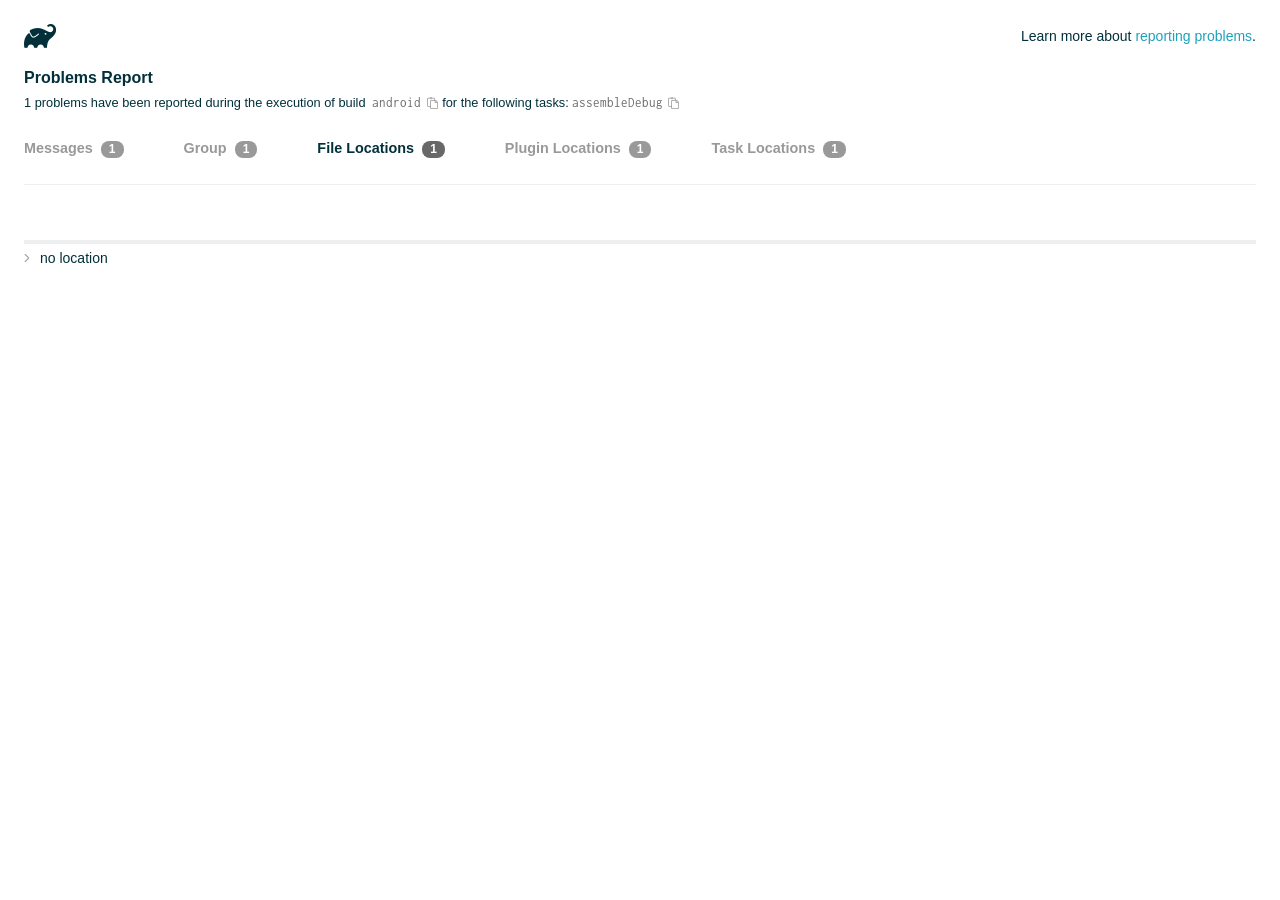
<file: android/build/reports/problems/problems-report.html>
<!DOCTYPE html>

<html lang="en">
<head>
    <!-- Required meta tags -->
    <meta charset="utf-8">
    <meta name="viewport" content="width=device-width, initial-scale=1, shrink-to-fit=no">

                    <style type="text/css">
                /*! normalize.css v7.0.0 | MIT License | github.com/necolas/normalize.css */
html {
    line-height: 1.15;
    -ms-text-size-adjust: 100%;
    -webkit-text-size-adjust: 100%
}

body {
    margin: 0
}

article, aside, footer, header, nav, section {
    display: block
}

h1 {
    font-size: 2em;
    margin: .67em 0
}

figcaption, figure, main {
    display: block
}

figure {
    margin: 1em 40px
}

hr {
    box-sizing: content-box;
    height: 0;
    overflow: visible
}

pre {
    font-family: monospace, monospace;
    font-size: 1em
}

a {
    background-color: transparent;
    -webkit-text-decoration-skip: objects
}

abbr[title] {
    border-bottom: none;
    text-decoration: underline;
    text-decoration: underline dotted
}

b, strong {
    font-weight: inherit
}

b, strong {
    font-weight: bolder
}

code, kbd, samp {
    font-family: monospace, monospace;
    font-size: 1em
}

dfn {
    font-style: italic
}

mark {
    background-color: #ff0;
    color: #000
}

small {
    font-size: 80%
}

sub, sup {
    font-size: 75%;
    line-height: 0;
    position: relative;
    vertical-align: baseline
}

sub {
    bottom: -.25em
}

sup {
    top: -.5em
}

audio, video {
    display: inline-block
}

audio:not([controls]) {
    display: none;
    height: 0
}

img {
    border-style: none
}

svg:not(:root) {
    overflow: hidden
}

button, input, optgroup, select, textarea {
    font-family: sans-serif;
    font-size: 100%;
    line-height: 1.15;
    margin: 0
}

button, input {
    overflow: visible
}

button, select {
    text-transform: none
}

[type=reset], [type=submit], button, html [type=button] {
    -webkit-appearance: button
}

[type=button]::-moz-focus-inner, [type=reset]::-moz-focus-inner, [type=submit]::-moz-focus-inner, button::-moz-focus-inner {
    border-style: none;
    padding: 0
}

[type=button]:-moz-focusring, [type=reset]:-moz-focusring, [type=submit]:-moz-focusring, button:-moz-focusring {
    outline: 1px dotted ButtonText
}

fieldset {
    padding: .35em .75em .625em
}

legend {
    box-sizing: border-box;
    color: inherit;
    display: table;
    max-width: 100%;
    padding: 0;
    white-space: normal
}

progress {
    display: inline-block;
    vertical-align: baseline
}

textarea {
    overflow: auto
}

[type=checkbox], [type=radio] {
    box-sizing: border-box;
    padding: 0
}

[type=number]::-webkit-inner-spin-button, [type=number]::-webkit-outer-spin-button {
    height: auto
}

[type=search] {
    -webkit-appearance: textfield;
    outline-offset: -2px
}

[type=search]::-webkit-search-cancel-button, [type=search]::-webkit-search-decoration {
    -webkit-appearance: none
}

::-webkit-file-upload-button {
    -webkit-appearance: button;
    font: inherit
}

details, menu {
    display: block
}

summary {
    display: list-item
}

canvas {
    display: inline-block
}

template {
    display: none
}

[hidden] {
    display: none
}

/* configuration cache styles */

.report-wrapper {
    margin: 0;
    padding: 0 24px;
}

.gradle-logo {
    width: 32px;
    height: 24px;
    background-image: url("[data-uri]");
    background-size: contain;
}

.header {
    display: flex;
    flex-wrap: wrap;
    position: fixed;
    top: 0;
    left: 0;
    width: 100%;
    padding: 24px 24px 0 24px;
    background-color: white;
    z-index: 1;
}

.learn-more {
    margin-left: auto;
    align-self: center;
    font-size: 0.875rem;
    font-weight: normal;
}

.title {
    display: flex;
    align-items: center;
    padding: 18px 0 24px 0;
    flex: 1 0 100%;
}

.content {
    font-size: 0.875rem;
    padding: 240px 0 48px;
    overflow-x: auto;
    white-space: nowrap;
}

.content ol:first-of-type {
    margin: 0;
}

.tree-btn {
    cursor: pointer;
    display: inline-block;
    width: 16px;
    height: 16px;
    background-size: contain;
    background-repeat: no-repeat;
    vertical-align: middle;
    margin-top: -0.2em;
}

.tree-btn.collapsed {
    background-image: url('data:image/svg+xml;utf8,<svg xmlns="http://www.w3.org/2000/svg" viewBox="0 0 192 512"><path d="M166.9 264.5l-117.8 116c-4.7 4.7-12.3 4.7-17 0l-7.1-7.1c-4.7-4.7-4.7-12.3 0-17L127.3 256 25.1 155.6c-4.7-4.7-4.7-12.3 0-17l7.1-7.1c4.7-4.7 12.3-4.7 17 0l117.8 116c4.6 4.7 4.6 12.3-.1 17z" fill="%23999999" stroke="%23999999"/></svg>');
}

.tree-btn.expanded {
    background-image: url('data:image/svg+xml;utf8,<svg xmlns="http://www.w3.org/2000/svg" viewBox="0 0 256 512"><path d="M119.5 326.9L3.5 209.1c-4.7-4.7-4.7-12.3 0-17l7.1-7.1c4.7-4.7 12.3-4.7 17 0L128 287.3l100.4-102.2c4.7-4.7 12.3-4.7 17 0l7.1 7.1c4.7 4.7 4.7 12.3 0 17L136.5 327c-4.7 4.6-12.3 4.6-17-.1z" fill="%23999999" stroke="%23999999"/></svg>');
}

ul .tree-btn {
    margin-right: 3px;
}

.leaf-icon {
    display: inline-block;
    width: 16px;
    height: 16px;
    background-image: url('data:image/svg+xml;utf8,<svg xmlns="http://www.w3.org/2000/svg" viewBox="0 0 256 512"><path d="M32 256 H224" stroke="%23999999" stroke-width="48" stroke-linecap="round"/></svg>');
    background-size: contain;
    background-repeat: no-repeat;
    vertical-align: middle;
    margin-top: -0.2em;
}

.invisible-text {
    user-select: all; /* Allow the text to be selectable */
    color: transparent; /* Hide the text */
    text-indent: -9999px; /* Move the text out of view */
    position: relative;
    white-space: pre; /* Preserve meaningful whitespace in the invisible text for copying */
}

.text-for-copy {
    display: inline-block;
}

.enum-icon {
    display: inline-block;
    width: 16px;
    height: 16px;
    background-image: url('data:image/svg+xml;utf8,<svg xmlns="http://www.w3.org/2000/svg" viewBox="0 0 1024 1024"><circle cx="512" cy="512" r="200" /></svg>');
    background-size: contain;
    background-repeat: no-repeat;
    vertical-align: middle;
    margin-inline-start: 0.5ex;
    margin-inline-end: 0.5ex;
    margin-top: -0.2em;
}

.error-icon {
    display: inline-block;
    width: 16px;
    height: 16px;
    background-image: url('data:image/svg+xml;utf8,<svg xmlns="http://www.w3.org/2000/svg" viewBox="0 0 320 512"><path d="M193.94 256L296.5 153.44l21.15-21.15c3.12-3.12 3.12-8.19 0-11.31l-22.63-22.63c-3.12-3.12-8.19-3.12-11.31 0L160 222.06 36.29 98.34c-3.12-3.12-8.19-3.12-11.31 0L2.34 120.97c-3.12 3.12-3.12 8.19 0 11.31L126.06 256 2.34 379.71c-3.12 3.12-3.12 8.19 0 11.31l22.63 22.63c3.12 3.12 8.19 3.12 11.31 0L160 289.94 262.56 392.5l21.15 21.15c3.12 3.12 8.19 3.12 11.31 0l22.63-22.63c3.12-3.12 3.12-8.19 0-11.31L193.94 256z" fill="%23FC461E" stroke="%23FC461E"/></svg>');
    background-size: contain;
    background-repeat: no-repeat;
    vertical-align: middle;
    margin-inline-start: 0.5ex;
    margin-inline-end: 0.5ex;
    margin-top: -0.2em;
}

.advice-icon {
    display: inline-block;
    width: 16px;
    height: 16px;
    background-image: url('data:image/svg+xml;utf8,<svg width="800px" height="800px" viewBox="-4.93 0 122.88 122.88" version="1.1" id="Layer_1" xmlns="http://www.w3.org/2000/svg" xmlns:xlink="http://www.w3.org/1999/xlink"  style="enable-background:new 0 0 113.01 122.88" xml:space="preserve"><g><path d="M44.13,102.06c-1.14,0.03-2.14-0.81-2.3-1.96c-0.17-1.2,0.64-2.31,1.82-2.54c-1.3-7.37-4.85-11.43-8.6-15.72 c-2.92-3.34-5.95-6.81-8.34-11.92c-2.35-5.03-3.64-10.23-3.6-15.63c0.05-5.4,1.42-10.96,4.4-16.71c0.02-0.04,0.04-0.07,0.06-0.11 l0,0c3.91-6.62,9.38-11.04,15.47-13.52c5.11-2.09,10.66-2.8,16.1-2.3c5.42,0.5,10.73,2.2,15.37,4.94 c5.9,3.49,10.75,8.67,13.42,15.21c1.44,3.54,2.42,7.49,2.54,11.82c0.12,4.31-0.62,8.96-2.61,13.88 c-2.66,6.59-6.18,10.68-9.47,14.51c-3.03,3.53-5.85,6.81-7.42,11.84c0.89,0.21,1.59,0.94,1.73,1.9c0.17,1.24-0.7,2.39-1.94,2.56 l-0.77,0.11c-0.14,1.09-0.23,2.26-0.27,3.51l0.25-0.04c1.24-0.17,2.39,0.7,2.56,1.94c0.17,1.24-0.7,2.39-1.94,2.56l-0.78,0.11 c0.01,0.15,0.02,0.3,0.03,0.45l0,0c0.07,0.88,0.08,1.73,0.03,2.54l0.13-0.02c1.25-0.15,2.38,0.74,2.54,1.98 c0.15,1.25-0.74,2.38-1.98,2.54l-1.68,0.21c-1.2,3.11-3.34,5.48-5.87,6.94c-1.74,1.01-3.67,1.59-5.61,1.71 c-1.97,0.12-3.96-0.25-5.78-1.13c-2.08-1.02-3.94-2.71-5.29-5.14c-0.65-0.33-1.13-0.97-1.23-1.75c-0.04-0.31-0.01-0.61,0.07-0.89 c-0.39-1.16-0.68-2.43-0.87-3.83l-0.07,0.01c-1.24,0.17-2.39-0.7-2.56-1.94c-0.17-1.24,0.7-2.39,1.94-2.56l0.54-0.08 C44.19,104.32,44.18,103.16,44.13,102.06L44.13,102.06z M2.18,58.86C1.01,58.89,0.04,57.98,0,56.81c-0.04-1.17,0.88-2.14,2.05-2.18 l8.7-0.3c1.17-0.04,2.14,0.88,2.18,2.05c0.04,1.17-0.88,2.14-2.05,2.18L2.18,58.86L2.18,58.86z M110.68,50.25 c1.16-0.12,2.2,0.73,2.32,1.89c0.12,1.16-0.73,2.2-1.89,2.32l-8.66,0.91c-1.16,0.12-2.2-0.73-2.32-1.89 c-0.12-1.16,0.73-2.2,1.89-2.32L110.68,50.25L110.68,50.25z M94.91,14.78c0.65-0.97,1.96-1.23,2.93-0.58 c0.97,0.65,1.23,1.96,0.58,2.93l-4.84,7.24c-0.65,0.97-1.96,1.23-2.93,0.58c-0.97-0.65-1.23-1.96-0.58-2.93L94.91,14.78 L94.91,14.78z M57.63,2.06c0.03-1.17,1-2.09,2.16-2.06c1.17,0.03,2.09,1,2.06,2.16l-0.22,8.7c-0.03,1.17-1,2.09-2.16,2.06 c-1.17-0.03-2.09-1-2.06-2.16L57.63,2.06L57.63,2.06z M13.88,15.53c-0.86-0.8-0.9-2.14-0.11-2.99c0.8-0.86,2.14-0.9,2.99-0.11 l6.37,5.94c0.86,0.8,0.9,2.14,0.11,2.99c-0.8,0.86-2.14,0.9-2.99,0.11L13.88,15.53L13.88,15.53z M47.88,96.95l18.49-2.63 c1.59-6.7,5.05-10.73,8.8-15.08c3.08-3.58,6.36-7.4,8.76-13.34c1.76-4.35,2.41-8.43,2.31-12.19c-0.1-3.75-0.96-7.21-2.24-10.34 c-2.3-5.63-6.51-10.11-11.65-13.15c-4.11-2.43-8.8-3.94-13.59-4.37c-4.77-0.44-9.64,0.19-14.13,2.02 c-5.26,2.15-9.99,5.97-13.39,11.72c-2.64,5.12-3.86,10.02-3.9,14.73c-0.04,4.74,1.11,9.33,3.2,13.8c2.13,4.56,4.97,7.8,7.69,10.92 C42.47,83.9,46.48,88.49,47.88,96.95L47.88,96.95z M65.62,99.02l-17.27,2.45c0.05,1.1,0.07,2.25,0.05,3.47l17.05-2.42 C65.47,101.29,65.52,100.12,65.62,99.02L65.62,99.02z M48.49,109.52c0.12,0.92,0.3,1.76,0.53,2.54l16.55-2.04 c0.11-0.86,0.13-1.77,0.05-2.74l0,0l0-0.02l-0.01-0.17L48.49,109.52L48.49,109.52z M51.37,116.36c0.64,0.67,1.35,1.19,2.1,1.55 c1.15,0.56,2.42,0.79,3.67,0.72c1.29-0.08,2.57-0.47,3.74-1.15c1.1-0.64,2.09-1.53,2.88-2.65L51.37,116.36L51.37,116.36z"/></g></svg>');
    background-size: contain;
    background-repeat: no-repeat;
    vertical-align: middle;
    margin-inline-start: 0.5ex;
    margin-inline-end: 0.5ex;
    margin-top: -0.2em;
}

.warning-icon {
    display: inline-block;
    width: 13px;
    height: 13px;
    background-image: url('data:image/svg+xml;utf8,<svg xmlns="http://www.w3.org/2000/svg" viewBox="0 0 576 512"><path d="M270.2 160h35.5c3.4 0 6.1 2.8 6 6.2l-7.5 196c-.1 3.2-2.8 5.8-6 5.8h-20.5c-3.2 0-5.9-2.5-6-5.8l-7.5-196c-.1-3.4 2.6-6.2 6-6.2zM288 388c-15.5 0-28 12.5-28 28s12.5 28 28 28 28-12.5 28-28-12.5-28-28-28zm281.5 52L329.6 24c-18.4-32-64.7-32-83.2 0L6.5 440c-18.4 31.9 4.6 72 41.6 72H528c36.8 0 60-40 41.5-72zM528 480H48c-12.3 0-20-13.3-13.9-24l240-416c6.1-10.6 21.6-10.7 27.7 0l240 416c6.2 10.6-1.5 24-13.8 24z" fill="%23DEAD22" stroke="%23DEAD22"/></svg>');
    background-size: contain;
    background-repeat: no-repeat;
    vertical-align: middle;
    margin-inline-start: 0.3ex;
    margin-inline-end: 1.1ex;
    margin-top: -0.1em;
}

.documentation-button {
    cursor: pointer;
    display: inline-block;
    width: 13px;
    height: 13px;
    background-image: url('data:image/svg+xml;utf8,<svg xmlns="http://www.w3.org/2000/svg" viewBox="0 0 512 512"><path d="M256 340c-15.464 0-28 12.536-28 28s12.536 28 28 28 28-12.536 28-28-12.536-28-28-28zm7.67-24h-16c-6.627 0-12-5.373-12-12v-.381c0-70.343 77.44-63.619 77.44-107.408 0-20.016-17.761-40.211-57.44-40.211-29.144 0-44.265 9.649-59.211 28.692-3.908 4.98-11.054 5.995-16.248 2.376l-13.134-9.15c-5.625-3.919-6.86-11.771-2.645-17.177C185.658 133.514 210.842 116 255.67 116c52.32 0 97.44 29.751 97.44 80.211 0 67.414-77.44 63.849-77.44 107.408V304c0 6.627-5.373 12-12 12zM256 40c118.621 0 216 96.075 216 216 0 119.291-96.61 216-216 216-119.244 0-216-96.562-216-216 0-119.203 96.602-216 216-216m0-32C119.043 8 8 119.083 8 256c0 136.997 111.043 248 248 248s248-111.003 248-248C504 119.083 392.957 8 256 8z" fill="%23999999" stroke="%23999999"/></svg>');
    background-size: contain;
    background-repeat: no-repeat;
    vertical-align: middle;
    margin-inline-start: 0.5ex;
    margin-inline-end: 0.5ex;
    margin-top: -0.2em;
}

.documentation-button::selection {
    color: transparent;
}

.documentation-button:hover {
    color: transparent;
}

.copy-button {
    cursor: pointer;
    display: inline-block;
    width: 12px;
    height: 12px;
    background-image: url('data:image/svg+xml;utf8,<svg xmlns="http://www.w3.org/2000/svg" viewBox="0 0 448 512"><path d="M433.941 193.941l-51.882-51.882A48 48 0 0 0 348.118 128H320V80c0-26.51-21.49-48-48-48h-66.752C198.643 13.377 180.858 0 160 0s-38.643 13.377-45.248 32H48C21.49 32 0 53.49 0 80v288c0 26.51 21.49 48 48 48h80v48c0 26.51 21.49 48 48 48h224c26.51 0 48-21.49 48-48V227.882a48 48 0 0 0-14.059-33.941zm-22.627 22.627a15.888 15.888 0 0 1 4.195 7.432H352v-63.509a15.88 15.88 0 0 1 7.431 4.195l51.883 51.882zM160 30c9.941 0 18 8.059 18 18s-8.059 18-18 18-18-8.059-18-18 8.059-18 18-18zM48 384c-8.822 0-16-7.178-16-16V80c0-8.822 7.178-16 16-16h66.752c6.605 18.623 24.389 32 45.248 32s38.643-13.377 45.248-32H272c8.822 0 16 7.178 16 16v48H176c-26.51 0-48 21.49-48 48v208H48zm352 96H176c-8.822 0-16-7.178-16-16V176c0-8.822 7.178-16 16-16h144v72c0 13.2 10.8 24 24 24h72v208c0 8.822-7.178 16-16 16z" fill="%23999999" stroke="%23999999"/></svg>');
    background-size: contain;
    background-repeat: no-repeat;
    vertical-align: middle;
    margin-inline-start: 0.5ex;
    margin-top: -0.2em;
}

.groups{
    display: flex;
    border-bottom: 1px solid #EDEEEF;
    flex: 1 0 100%;
}

.uncategorized {
    display: flex;
    border-top: 4px solid #EDEEEF;
    flex: 1 0 100%;
}

.group-selector {
    padding: 0 52px 24px 0;
    font-size: 0.9rem;
    font-weight: bold;
    color: #999999;
    cursor: pointer;
}

.group-selector__count {
    margin: 0 8px;
    border-radius: 8px;
    background-color: #999;
    color: #fff;
    padding: 1px 8px 2px;
    font-size: 0.75rem;
}

.group-selector--active {
    color: #02303A;
    cursor: auto;
}

.group-selector--active .group-selector__count {
    background-color: #686868;
}

.group-selector--disabled {
    cursor: not-allowed;
}

.accordion-header {
    cursor: pointer;
}

.container {
    padding-left: 0.5em;
    padding-right: 0.5em;
}

.stacktrace {
    border-radius: 4px;
    overflow-x: auto;
    padding: 0.5rem;
    margin-bottom: 0;
    min-width: 1000px;
}

/* Lato (bold, regular) */
@font-face {
    font-display: swap;
    font-family: Lato;
    font-weight: 500;
    font-style: normal;
    src: url("https://assets.gradle.com/lato/fonts/lato-semibold/lato-semibold.woff2") format("woff2"),
    url("https://assets.gradle.com/lato/fonts/lato-semibold/lato-semibold.woff") format("woff");
}

@font-face {
    font-display: swap;
    font-family: Lato;
    font-weight: bold;
    font-style: normal;
    src: url("https://assets.gradle.com/lato/fonts/lato-bold/lato-bold.woff2") format("woff2"),
    url("https://assets.gradle.com/lato/fonts/lato-bold/lato-bold.woff") format("woff");
}

* {
    -webkit-box-sizing: border-box;
    -moz-box-sizing: border-box;
    box-sizing: border-box;
}

html,
body {
    margin: 0;
    padding: 0;
}

html {
    font-family: "Lato", "Helvetica Neue", Arial, sans-serif;
    font-size: 16px;
    font-weight: 400;
    line-height: 1.5;
}

body {
    color: #02303A;
    background-color: #ffffff;
    -webkit-text-size-adjust: 100%;
    -ms-text-size-adjust: 100%;
    -webkit-font-smoothing: antialiased;
}


/* typography */
h1, h2, h3, h4, h5, h6 {
    color: #02303A;
    text-rendering: optimizeLegibility;
    margin: 0;
}

h1 {
    font-size: 1rem;
}

h2 {
    font-size: 0.9rem;
}

h3 {
    font-size: 1.125rem;
}

h4, h5, h6 {
    font-size: 0.875rem;
}

h1 code {
    font-weight: bold;
}

ul, ol, dl {
    list-style-position: outside;
    line-height: 1.6;
    padding: 0;
    margin: 0 0 0 20px;
    list-style-type: none;
}

li {
    line-height: 2;
}

a {
    color: #1DA2BD;
    text-decoration: none;
    transition: all 0.3s ease, visibility 0s;
}

a:hover {
    color: #35c1e4;
}

/* code */
code, pre {
    font-family: Inconsolata, Monaco, "Courier New", monospace;
    font-style: normal;
    font-variant-ligatures: normal;
    font-variant-caps: normal;
    font-variant-numeric: normal;
    font-variant-east-asian: normal;
    font-weight: normal;
    font-stretch: normal;
    color: #686868;
}

*:not(pre) > code {
    letter-spacing: 0;
    padding: 0.1em 0.5ex;
    text-rendering: optimizeSpeed;
    word-spacing: -0.15em;
    word-wrap: break-word;
}

pre {
    font-size: 0.75rem;
    line-height: 1.8;
    margin-top: 0;
    margin-bottom: 1.5em;
    padding: 1rem;
}

pre code {
    background-color: transparent;
    color: inherit;
    line-height: 1.8;
    font-size: 100%;
    padding: 0;
}

a code {
    color: #1BA8CB;
}

pre.code, pre.programlisting, pre.screen, pre.tt {
    background-color: #f7f7f8;
    border-radius: 4px;
    font-size: 1em;
    line-height: 1.45;
    margin-bottom: 1.25em;
    overflow-x: auto;
    padding: 1rem;
}

li em, p em {
    padding: 0 1px;
}

code em, tt em {
    text-decoration: none;
}

code + .copy-button {
    margin-inline-start: 0.2ex;
}

.java-exception {
    font-size: 0.75rem;
    padding-left: 24px;
}

.java-exception ul {
    margin: 0;
    line-height: inherit;
}

.java-exception code {
    white-space: pre;
}

.java-exception-part-toggle {
    user-select: none;
    cursor: pointer;
    border-radius: 2px;
    padding: 0.1em 0.2em;
    background: azure;
    color: #686868;
}

                </style>
    <!-- Inconsolata is used as a default monospace font in the report. -->
    <link rel="stylesheet" href="https://fonts.googleapis.com/css?family=Inconsolata:400,700" />

    <title>Gradle Configuration Cache</title>
</head>
<body>

<div id="playground"></div>

<div class="report" id="report">
    Loading...
</div>

<script type="text/javascript">
function configurationCacheProblems() { return (
// begin-report-data
{"diagnostics":[{"locations":[{"pluginId":"kotlin-android"}],"problem":[{"text":"Deprecated Gradle Property 'kotlin.incremental.useClasspathSnapshot' Used"}],"severity":"WARNING","problemDetails":[{"text":"The `kotlin.incremental.useClasspathSnapshot` deprecated property is used in your build."}],"contextualLabel":"Deprecated Gradle Property 'kotlin.incremental.useClasspathSnapshot' Used","problemId":[{"name":"KGP:DEPRECATION","displayName":"Kotlin Gradle Plugin Deprecation"},{"name":"KOTLIN","displayName":"Kotlin"},{"name":"DeprecatedWarningGradleProperties","displayName":"Deprecated Gradle Property 'kotlin.incremental.useClasspathSnapshot' Used"}],"solutions":[[{"text":"It is unsupported, please stop using it."}],[{"text":"History based incremental compilation approach for JVM platform is removed. Kotlin Gradle plugin is now using a more efficient approach based on ABI snapshots."}]]}],"problemsReport":{"totalProblemCount":1,"buildName":"android","requestedTasks":"assembleDebug","documentationLink":"https://docs.gradle.org/8.14/userguide/reporting_problems.html","documentationLinkCaption":"Problem report","summaries":[]}}
// end-report-data
);}
</script>
                <script type="text/javascript">
                !function(n,t){"object"==typeof exports&&"object"==typeof module?module.exports=t():"function"==typeof define&&define.amd?define([],t):"object"==typeof exports?exports["configuration-cache-report"]=t():n["configuration-cache-report"]=t()}(this,(()=>(({70:function(){void 0===ArrayBuffer.isView&&(ArrayBuffer.isView=function(n){return null!=n&&null!=n.__proto__&&n.__proto__.__proto__===Int8Array.prototype.__proto__}),void 0===Math.imul&&(Math.imul=function(n,t){return(4294901760&n)*(65535&t)+(65535&n)*(0|t)|0}),this["configuration-cache-report"]=function(n){"use strict";var t,r,i,e,u,o,f,s,c,a,h,l,_,v,d,g,w,b,p,m,k,q,y,B,C,x,j,P,I,S,z,T,E,L,N,A,M,F,D,O,R,H,$,G,U,V,Q,Z,Y,W,K,X,J,nn,tn,rn,en,un,on,fn,sn,cn,an,hn,ln,_n,vn,dn,gn,wn,bn,pn,mn,kn,qn,yn,Bn,Cn,xn,jn,Pn,In,Sn,zn,Tn,En,Ln,Nn,An,Mn=Math.imul,Fn=ArrayBuffer.isView;function Dn(n,t){if(!(t>=0))throw _u(ce("Requested element count "+t+" is less than zero."));return function(n,t){if(!(t>=0))throw _u(ce("Requested element count "+t+" is less than zero."));if(0===t)return Ct();if(t>=n.length)return function(n){switch(n.length){case 0:return Ct();case 1:return qr(n[0]);default:return function(n){return Hr(function(n){return new It(n,!1)}(n))}(n)}}(n);if(1===t)return qr(n[0]);var r=0,i=Rr(),e=0,u=n.length;n:for(;e<u;){var o=n[e];if(e=e+1|0,i.d(o),(r=r+1|0)===t)break n}return i}(n,rt(n.length-t|0,0))}function On(n,t,r,i,e,u,o){return t=t===A?", ":t,r=r===A?"":r,i=i===A?"":i,e=e===A?-1:e,u=u===A?"...":u,o=o===A?null:o,function(n,t,r,i,e,u,o,f){r=r===A?", ":r,i=i===A?"":i,e=e===A?"":e,u=u===A?-1:u,o=o===A?"...":o,f=f===A?null:f,t.e(i);var s=0,c=0,a=n.length;n:for(;c<a;){var h=n[c];if(c=c+1|0,(s=s+1|0)>1&&t.e(r),!(u<0||s<=u))break n;Jt(t,h,f)}return u>=0&&s>u&&t.e(o),t.e(e),t}(n,Bi(),t,r,i,e,u,o).toString()}function Rn(n){return n.length-1|0}function Hn(n,t){if(null==t){var r=0,i=n.length-1|0;if(r<=i)do{var e=r;if(r=r+1|0,null==n[e])return e}while(r<=i)}else{var u=0,o=n.length-1|0;if(u<=o)do{var f=u;if(u=u+1|0,le(t,n[f]))return f}while(u<=o)}return-1}function $n(n,t,r,i,e,u,o){return t=t===A?", ":t,r=r===A?"":r,i=i===A?"":i,e=e===A?-1:e,u=u===A?"...":u,o=o===A?null:o,Gn(n,Bi(),t,r,i,e,u,o).toString()}function Gn(n,t,r,i,e,u,o,f){r=r===A?", ":r,i=i===A?"":i,e=e===A?"":e,u=u===A?-1:u,o=o===A?"...":o,f=f===A?null:f,t.e(i);var s=0,c=n.f();n:for(;c.g();){var a=c.h();if((s=s+1|0)>1&&t.e(r),!(u<0||s<=u))break n;Jt(t,a,f)}return u>=0&&s>u&&t.e(o),t.e(e),t}function Un(n){if(n.i())throw xu("List is empty.");return n.j(0)}function Vn(n){return new tt(n)}function Qn(n){if(Ke(n,Di)){var t;switch(n.k()){case 0:t=Ct();break;case 1:t=qr(Ke(n,Fi)?n.j(0):n.f().h());break;default:t=Zn(n)}return t}return xt(Xn(n))}function Zn(n){return Hr(n)}function Yn(n){if(Ke(n,Di)&&n.k()<=1)return Qn(n);var t=Xn(n);return function(n){var t=(n.k()/2|0)-1|0;if(t<0)return br();var r=jt(n),i=0;if(i<=t)do{var e=i;i=i+1|0;var u=n.j(e);n.f4(e,n.j(r)),n.f4(r,u),r=r-1|0}while(e!==t)}(t),t}function Wn(n,t){if(!(t>=0))throw _u(ce("Requested element count "+t+" is less than zero."));return function(n,t){if(!(t>=0))throw _u(ce("Requested element count "+t+" is less than zero."));if(0===t)return Ct();if(Ke(n,Di)){if(t>=n.k())return Qn(n);if(1===t)return qr(function(n){if(Ke(n,Fi))return Un(n);var t=n.f();if(!t.g())throw xu("Collection is empty.");return t.h()}(n))}var r=0,i=Rr(),e=n.f();n:for(;e.g();){var u=e.h();if(i.d(u),(r=r+1|0)===t)break n}return xt(i)}(n,rt(n.k()-t|0,0))}function Kn(n,t){if(!(t>=0))throw _u(ce("Requested element count "+t+" is less than zero."));if(0===t)return Ct();var r=n.k();if(t>=r)return Qn(n);if(1===t)return qr(Jn(n));var i=Rr();if(Ke(n,bi)){var e=r-t|0;if(e<r)do{var u=e;e=e+1|0,i.d(n.j(u))}while(e<r)}else for(var o=n.l(r-t|0);o.g();){var f=o.h();i.d(f)}return i}function Xn(n){return Ke(n,Di)?Zn(n):nt(n,Or())}function Jn(n){if(n.i())throw xu("List is empty.");return n.j(jt(n))}function nt(n,t){for(var r=n.f();r.g();){var i=r.h();t.d(i)}return t}function tt(n){this.n_1=n}function rt(n,t){return n<t?t:n}function it(n,t){return n>t?t:n}function et(n,t){return Kt().q(n,t,-1)}function ut(n,t){return new Ft(n,t)}function ot(n){var t=n.f();if(!t.g())return Ct();var r=t.h();if(!t.g())return qr(r);var i=Or();for(i.d(r);t.g();)i.d(t.h());return i}function ft(n){this.r_1=n}function st(n,t){this.s_1=n,this.t_1=t}function ct(){}function at(n){this.x_1=n,this.w_1=0}function ht(n,t){this.a1_1=n,at.call(this,n),_t().b1(t,this.a1_1.k()),this.w_1=t}function lt(){t=this}function _t(){return null==t&&new lt,t}function vt(){_t(),ct.call(this)}function dt(n){this.h1_1=n}function gt(n,t){return t===n?"(this Map)":Vi(t)}function wt(n,t){var r;n:{for(var i=n.o().f();i.g();){var e=i.h();if(le(e.j1(),t)){r=e;break n}}r=null}return r}function bt(){r=this}function pt(){return null==r&&new bt,r}function mt(n){this.q1_1=n,ct.call(this)}function kt(){pt(),this.n1_1=null,this.o1_1=null}function qt(){i=this}function yt(){return null==i&&new qt,i}function Bt(n){return n.length>0?ou(n):Ct()}function Ct(){return null==e&&new Pt,e}function xt(n){switch(n.k()){case 0:return Ct();case 1:return qr(n.j(0));default:return n}}function jt(n){return n.k()-1|0}function Pt(){e=this,this.z1_1=new ke(-1478467534,-1720727600)}function It(n,t){this.b2_1=n,this.c2_1=t}function St(){u=this}function zt(){return null==u&&new St,u}function Tt(n,t){return Ke(n,Di)?n.k():t}function Et(n,t){if(Ke(t,Di))return n.m(t);for(var r=!1,i=t.f();i.g();){var e=i.h();n.d(e)&&(r=!0)}return r}function Lt(){}function Nt(n,t){this.h2_1=n,this.g2_1=n.i2_1.l(function(n,t){if(!(0<=t&&t<=n.k()))throw du("Position index "+t+" must be in range ["+Ve(0,n.k())+"].");return n.k()-t|0}(n,t))}function At(n){vt.call(this),this.i2_1=n}function Mt(n){this.k2_1=n,this.j2_1=n.l2_1.f()}function Ft(n,t){this.l2_1=n,this.m2_1=t}function Dt(n){for(;n.n2_1.g();){var t=n.n2_1.h();if(n.q2_1.t2_1(t)===n.q2_1.s2_1)return n.p2_1=t,n.o2_1=1,br()}n.o2_1=0}function Ot(n){this.q2_1=n,this.n2_1=n.r2_1.f(),this.o2_1=-1,this.p2_1=null}function Rt(n,t,r){t=t===A||t,this.r2_1=n,this.s2_1=t,this.t2_1=r}function Ht(){return null==o&&new $t,o}function $t(){o=this,this.u2_1=new ke(1993859828,793161749)}function Gt(n,t,r){return Ut(Ut(n,r)-Ut(t,r)|0,r)}function Ut(n,t){var r=n%t|0;return r>=0?r:r+t|0}function Vt(){f=this,this.p_1=new Zt(1,0)}function Qt(){return null==f&&new Vt,f}function Zt(n,t){Qt(),Xt.call(this,n,t,1)}function Yt(n,t,r){Lt.call(this),this.d3_1=r,this.e3_1=t,this.f3_1=this.d3_1>0?n<=t:n>=t,this.g3_1=this.f3_1?n:this.e3_1}function Wt(){s=this}function Kt(){return null==s&&new Wt,s}function Xt(n,t,r){if(Kt(),0===r)throw _u("Step must be non-zero.");if(r===mr().MIN_VALUE)throw _u("Step must be greater than Int.MIN_VALUE to avoid overflow on negation.");this.z2_1=n,this.a3_1=function(n,t,r){var i;if(r>0)i=n>=t?t:t-Gt(t,n,r)|0;else{if(!(r<0))throw _u("Step is zero.");i=n<=t?t:t+Gt(n,t,0|-r)|0}return i}(n,t,r),this.b3_1=r}function Jt(n,t,r){null!=r?n.e(r(t)):null==t||nu(t)?n.e(t):t instanceof Mi?n.i3(t.h3_1):n.e(Vi(t))}function nr(n,t,r){if(n===t)return!0;if(!(r=r!==A&&r))return!1;var i=xi(n),e=xi(t);return i===e||le(new Mi(ne(Li(i).toLowerCase(),0)),new Mi(ne(Li(e).toLowerCase(),0)))}function tr(n){return re(n)-1|0}function rr(n,t,r,i){return r=r===A?0:r,(i=i!==A&&i)||"string"!=typeof n?ir(n,t,r,re(n),i):n.indexOf(t,r)}function ir(n,t,r,i,e,u){var o=(u=u!==A&&u)?et(it(r,tr(n)),rt(i,0)):Ve(rt(r,0),it(i,re(n)));if("string"==typeof n&&"string"==typeof t){var f=o.z2_1,s=o.a3_1,c=o.b3_1;if(c>0&&f<=s||c<0&&s<=f)do{var a=f;if(f=f+c|0,Ti(t,0,n,a,re(t),e))return a}while(a!==s)}else{var h=o.z2_1,l=o.a3_1,_=o.b3_1;if(_>0&&h<=l||_<0&&l<=h)do{var v=h;if(h=h+_|0,fr(t,0,n,v,re(t),e))return v}while(v!==l)}return-1}function er(n){var t=0,r=re(n)-1|0,i=!1;n:for(;t<=r;){var e=ji(ne(n,i?r:t));if(i){if(!e)break n;r=r-1|0}else e?t=t+1|0:i=!0}return ie(n,t,r+1|0)}function ur(n,t){return ce(ie(n,t.y2(),t.c3()+1|0))}function or(n,t,r,i,e){r=r===A?0:r,i=i!==A&&i,sr(e=e===A?0:e);var u,o,f=ou(t);return new hr(n,r,e,(u=f,o=i,function(n,t){var r=function(n,t,r,i){if(!i&&1===t.k()){var e=function(n){if(Ke(n,Fi))return function(n){var t;switch(n.k()){case 0:throw xu("List is empty.");case 1:t=n.j(0);break;default:throw _u("List has more than one element.")}return t}(n);var t=n.f();if(!t.g())throw xu("Collection is empty.");var r=t.h();if(t.g())throw _u("Collection has more than one element.");return r}(t),u=rr(n,e,r);return u<0?null:_r(u,e)}var o=Ve(rt(r,0),re(n));if("string"==typeof n){var f=o.z2_1,s=o.a3_1,c=o.b3_1;if(c>0&&f<=s||c<0&&s<=f)do{var a,h=f;f=f+c|0;n:{for(var l=t.f();l.g();){var _=l.h();if(Ti(_,0,n,h,_.length,i)){a=_;break n}}a=null}if(null!=a)return _r(h,a)}while(h!==s)}else{var v=o.z2_1,d=o.a3_1,g=o.b3_1;if(g>0&&v<=d||g<0&&d<=v)do{var w,b=v;v=v+g|0;n:{for(var p=t.f();p.g();){var m=p.h();if(fr(m,0,n,b,m.length,i)){w=m;break n}}w=null}if(null!=w)return _r(b,w)}while(b!==d)}return null}(n,u,t,o);return null==r?null:_r(r.t3_1,r.u3_1.length)}))}function fr(n,t,r,i,e,u){if(i<0||t<0||t>(re(n)-e|0)||i>(re(r)-e|0))return!1;var o=0;if(o<e)do{var f=o;if(o=o+1|0,!nr(ne(n,t+f|0),ne(r,i+f|0),u))return!1}while(o<e);return!0}function sr(n){if(!(n>=0))throw _u(ce("Limit must be non-negative, but was "+n))}function cr(n){if(n.l3_1<0)n.j3_1=0,n.m3_1=null;else{var t;if(n.o3_1.r3_1>0?(n.n3_1=n.n3_1+1|0,t=n.n3_1>=n.o3_1.r3_1):t=!1,t||n.l3_1>re(n.o3_1.p3_1))n.m3_1=Ve(n.k3_1,tr(n.o3_1.p3_1)),n.l3_1=-1;else{var r=n.o3_1.s3_1(n.o3_1.p3_1,n.l3_1);if(null==r)n.m3_1=Ve(n.k3_1,tr(n.o3_1.p3_1)),n.l3_1=-1;else{var i=r.v3(),e=r.w3();n.m3_1=function(n,t){return t<=mr().MIN_VALUE?Qt().p_1:Ve(n,t-1|0)}(n.k3_1,i),n.k3_1=i+e|0,n.l3_1=n.k3_1+(0===e?1:0)|0}}n.j3_1=1}}function ar(n){this.o3_1=n,this.j3_1=-1,this.k3_1=function(n,t,r){if(0>r)throw _u("Cannot coerce value to an empty range: maximum "+r+" is less than minimum 0.");return n<0?0:n>r?r:n}(n.q3_1,0,re(n.p3_1)),this.l3_1=this.k3_1,this.m3_1=null,this.n3_1=0}function hr(n,t,r,i){this.p3_1=n,this.q3_1=t,this.r3_1=r,this.s3_1=i}function lr(n,t){this.t3_1=n,this.u3_1=t}function _r(n,t){return new lr(n,t)}function vr(){}function dr(){}function gr(){}function wr(){c=this}function br(){return null==c&&new wr,c}function pr(){a=this,this.MIN_VALUE=-2147483648,this.MAX_VALUE=2147483647,this.SIZE_BYTES=4,this.SIZE_BITS=32}function mr(){return null==a&&new pr,a}function kr(n){for(var t=[],r=n.f();r.g();)t.push(r.h());return t}function qr(n){return 0===(t=[n]).length?Or():Hr(new It(t,!0));var t}function yr(n){return n<0&&function(){throw Pu("Index overflow has happened.")}(),n}function Br(n){return void 0!==n.toArray?n.toArray():kr(n)}function Cr(n){return function(n,t){for(var r=0,i=n.length;r<i;){var e=n[r];r=r+1|0,t.d(e)}return t}(t=[n],(r=t.length,i=de(ve(ni)),function(n,t,r){Mr.call(r),ni.call(r),r.y5_1=function(n){return Kr(n,0,de(ve(Xr)))}(n)}(r,0,i),i));var t,r,i}function xr(){ct.call(this)}function jr(n){this.j4_1=n,this.h4_1=0,this.i4_1=-1}function Pr(n,t){this.n4_1=n,jr.call(this,n),_t().b1(t,this.n4_1.k()),this.h4_1=t}function Ir(){xr.call(this),this.o4_1=0}function Sr(n){this.r4_1=n}function zr(n){this.s4_1=n}function Tr(n,t){this.t4_1=n,this.u4_1=t}function Er(){Mr.call(this)}function Lr(n){this.x4_1=n,Mr.call(this)}function Nr(n){this.e5_1=n,xr.call(this)}function Ar(){kt.call(this),this.c5_1=null,this.d5_1=null}function Mr(){xr.call(this)}function Fr(){h=this;var n=Rr();n.c_1=!0,this.i5_1=n}function Dr(){return null==h&&new Fr,h}function Or(){return n=de(ve(Gr)),t=[],Gr.call(n,t),n;var n,t}function Rr(n){return t=de(ve(Gr)),r=[],Gr.call(t,r),t;var t,r}function Hr(n){return function(n,t){var r;return r=Br(n),Gr.call(t,r),t}(n,de(ve(Gr)))}function $r(n,t){return _t().e1(t,n.k()),t}function Gr(n){Dr(),Ir.call(this),this.b_1=n,this.c_1=!1}function Ur(n,t,r,i,e){if(r===i)return n;var u=(r+i|0)/2|0,o=Ur(n,t,r,u,e),f=Ur(n,t,u+1|0,i,e),s=o===t?n:t,c=r,a=u+1|0,h=r;if(h<=i)do{var l=h;if(h=h+1|0,c<=u&&a<=i){var _=o[c],v=f[a];e.compare(_,v)<=0?(s[l]=_,c=c+1|0):(s[l]=v,a=a+1|0)}else c<=u?(s[l]=o[c],c=c+1|0):(s[l]=f[a],a=a+1|0)}while(l!==i);return s}function Vr(n,t){return(3&n)-(3&t)|0}function Qr(){_=this}function Zr(n){this.n5_1=n,Er.call(this)}function Yr(n){return function(n,t){Ar.call(t),Xr.call(t),t.t5_1=n,t.u5_1=n.w5()}(new ui((null==_&&new Qr,_)),n),n}function Wr(){return Yr(de(ve(Xr)))}function Kr(n,t,r){if(Yr(r),!(n>=0))throw _u(ce("Negative initial capacity: "+n));if(!(t>=0))throw _u(ce("Non-positive load factor: "+t));return r}function Xr(){this.v5_1=null}function Jr(n,t){return Mr.call(t),ni.call(t),t.y5_1=n,t}function ni(){}function ti(n,t){var r=ii(n,n.h6_1.m5(t));if(null==r)return null;var i=r;if(null!=i&&Xe(i))return ri(i,n,t);var e=i;return n.h6_1.l5(e.j1(),t)?e:null}function ri(n,t,r){var i;n:{for(var e=0,u=n.length;e<u;){var o=n[e];if(e=e+1|0,t.h6_1.l5(o.j1(),r)){i=o;break n}}i=null}return i}function ii(n,t){var r=n.i6_1[t];return void 0===r?null:r}function ei(n){this.g6_1=n,this.z5_1=-1,this.a6_1=Object.keys(n.i6_1),this.b6_1=-1,this.c6_1=null,this.d6_1=!1,this.e6_1=-1,this.f6_1=null}function ui(n){this.h6_1=n,this.i6_1=this.k6(),this.j6_1=0}function oi(){}function fi(n){this.n6_1=n,this.l6_1=null,this.m6_1=null,this.m6_1=this.n6_1.y6_1.v6_1}function si(){v=this;var n,t=(_i(0,0,n=de(ve(vi))),n);t.x6_1=!0,this.e7_1=t}function ci(){return null==v&&new si,v}function ai(n,t,r){this.d7_1=n,Tr.call(this,t,r),this.b7_1=null,this.c7_1=null}function hi(n){this.y6_1=n,Er.call(this)}function li(){return Yr(n=de(ve(vi))),vi.call(n),n.w6_1=Wr(),n;var n}function _i(n,t,r){return Kr(n,t,r),vi.call(r),r.w6_1=Wr(),r}function vi(){ci(),this.v6_1=null,this.x6_1=!1}function di(){d=this;var n=gi(0),t=n.y5_1;(t instanceof vi?t:pe()).j5(),this.f7_1=n}function gi(n){return function(n,t){return function(n,t,r){Jr(function(n,t){return _i(n,t,de(ve(vi)))}(n,t),r),wi.call(r)}(n,0,t),t}(n,de(ve(wi)))}function wi(){null==d&&new di}function bi(){}function pi(){}function mi(n){pi.call(this),this.k7_1=n}function ki(){qi.call(this)}function qi(){pi.call(this),this.m7_1=""}function yi(){if(!w){w=!0;var n="undefined"!=typeof process&&process.versions&&!!process.versions.node;g=n?new mi(process.stdout):new ki}}function Bi(){return n=de(ve(Ci)),Ci.call(n,""),n;var n}function Ci(n){this.o7_1=void 0!==n?n:""}function xi(n){var t=Li(n).toUpperCase();return t.length>1?n:ne(t,0)}function ji(n){return function(n){return 9<=n&&n<=13||28<=n&&n<=32||160===n||n>4096&&(5760===n||8192<=n&&n<=8202||8232===n||8233===n||8239===n||8287===n||12288===n)}(n)}function Pi(){b=this,this.q7_1=new RegExp("[\\\\^$*+?.()|[\\]{}]","g"),this.r7_1=new RegExp("[\\\\$]","g"),this.s7_1=new RegExp("\\$","g")}function Ii(){return null==b&&new Pi,b}function Si(n,t){Ii(),this.v7_1=n,this.w7_1=function(n){if(Ke(n,Di)){var t;switch(n.k()){case 0:t=Ht();break;case 1:t=Cr(Ke(n,Fi)?n.j(0):n.f().h());break;default:t=nt(n,gi(n.k()))}return t}return function(n){switch(n.k()){case 0:return Ht();case 1:return Cr(n.f().h());default:return n}}(nt(n,(r=de(ve(wi)),Jr(li(),r),wi.call(r),r)));var r}(t),this.x7_1=new RegExp(n,$n(t,"","gu",A,A,A,zi)),this.y7_1=null,this.z7_1=null}function zi(n){return n.d8_1}function Ti(n,t,r,i,e,u){return fr(n,t,r,i,e,u=u!==A&&u)}function Ei(n,t){return n-t|0}function Li(n){return String.fromCharCode(n)}function Ni(){p=this,this.e8_1=0,this.f8_1=65535,this.g8_1=55296,this.h8_1=56319,this.i8_1=56320,this.j8_1=57343,this.k8_1=55296,this.l8_1=57343,this.m8_1=2,this.n8_1=16}function Ai(){return null==p&&new Ni,p}function Mi(n){Ai(),this.h3_1=n}function Fi(){}function Di(){}function Oi(){}function Ri(){}function Hi(){}function $i(){}function Gi(){m=this}function Ui(n,t){null==m&&new Gi,this.p8_1=n,this.q8_1=t}function Vi(n){var t=null==n?null:ce(n);return null==t?"null":t}function Qi(n){return new Zi(n)}function Zi(n){this.t8_1=n,this.s8_1=0}function Yi(){return Ji(),k}function Wi(){return Ji(),q}function Ki(){return Ji(),y}function Xi(){return Ji(),B}function Ji(){x||(x=!0,k=new ArrayBuffer(8),q=new Float64Array(Yi()),new Float32Array(Yi()),y=new Int32Array(Yi()),Wi()[0]=-1,B=0!==Ki()[0]?1:0,C=1-Xi()|0)}function ne(n,t){var r;if(te(n)){var i,e=n.charCodeAt(t);if(Ai(),e<0?i=!0:(Ai(),i=e>65535),i)throw _u("Invalid Char code: "+e);r=Ue(e)}else r=n.y3(t);return r}function te(n){return"string"==typeof n}function re(n){return te(n)?n.length:n.x3()}function ie(n,t,r){return te(n)?n.substring(t,r):n.z3(t,r)}function ee(n){return ce(n)}function ue(n,t){var r;switch(typeof n){case"number":r="number"==typeof t?oe(n,t):t instanceof ke?oe(n,t.w8()):fe(n,t);break;case"string":case"boolean":r=fe(n,t);break;default:r=function(n,t){return n.a4(t)}(n,t)}return r}function oe(n,t){var r;if(n<t)r=-1;else if(n>t)r=1;else if(n===t){var i;if(0!==n)i=0;else{var e=1/n;i=e===1/t?0:e<0?-1:1}r=i}else r=n!=n?t!=t?0:1:-1;return r}function fe(n,t){return n<t?-1:n>t?1:0}function se(n){if(!("kotlinHashCodeValue$"in n)){var t=4294967296*Math.random()|0,r=new Object;r.value=t,r.enumerable=!1,Object.defineProperty(n,"kotlinHashCodeValue$",r)}return n.kotlinHashCodeValue$}function ce(n){return null==n?"null":function(n){return!!Ye(n)||Fn(n)}(n)?"[...]":n.toString()}function ae(n){if(null==n)return 0;var t;switch(typeof n){case"object":t="function"==typeof n.hashCode?n.hashCode():se(n);break;case"function":t=se(n);break;case"number":t=function(n){return Ji(),(0|n)===n?Ge(n):(Wi()[0]=n,Mn(Ki()[(Ji(),C)],31)+Ki()[Xi()]|0)}(n);break;case"boolean":t=n?1:0;break;default:t=he(String(n))}return t}function he(n){var t=0,r=0,i=n.length-1|0;if(r<=i)do{var e=r;r=r+1|0;var u=n.charCodeAt(e);t=Mn(t,31)+u|0}while(e!==i);return t}function le(n,t){return null==n?null==t:null!=t&&("object"==typeof n&&"function"==typeof n.equals?n.equals(t):n!=n?t!=t:"number"==typeof n&&"number"==typeof t?n===t&&(0!==n||1/n==1/t):n===t)}function _e(n,t){null!=Error.captureStackTrace?Error.captureStackTrace(n,t):n.stack=(new Error).stack}function ve(n){return n.prototype}function de(n){return Object.create(n)}function ge(n,t,r){Error.call(n),function(n,t,r){var i=eu(Object.getPrototypeOf(n));if(!(1&i)){var e;if(null==t){var u;if(null!==t){var o=null==r?null:r.toString();u=null==o?A:o}else u=A;e=u}else e=t;n.message=e}2&i||(n.cause=r),n.name=Object.getPrototypeOf(n).constructor.name}(n,t,r)}function we(n){var t;return null==n?function(){throw Eu()}():t=n,t}function be(){throw Nu()}function pe(){throw Mu()}function me(){j=this,this.x8_1=new ke(0,-2147483648),this.y8_1=new ke(-1,2147483647),this.z8_1=8,this.a9_1=64}function ke(n,t){null==j&&new me,gr.call(this),this.u8_1=n,this.v8_1=t}function qe(){return $e(),P}function ye(){return $e(),I}function Be(){return $e(),S}function Ce(){return $e(),T}function xe(){return $e(),E}function je(n,t){if($e(),Te(n,t))return 0;var r=Ne(n),i=Ne(t);return r&&!i?-1:!r&&i?1:Ne(Ie(n,t))?-1:1}function Pe(n,t){$e();var r=n.v8_1>>>16|0,i=65535&n.v8_1,e=n.u8_1>>>16|0,u=65535&n.u8_1,o=t.v8_1>>>16|0,f=65535&t.v8_1,s=t.u8_1>>>16|0,c=0,a=0,h=0,l=0;return c=(c=c+((a=(a=a+((h=(h=h+((l=l+(u+(65535&t.u8_1)|0)|0)>>>16|0)|0)+(e+s|0)|0)>>>16|0)|0)+(i+f|0)|0)>>>16|0)|0)+(r+o|0)|0,new ke((h&=65535)<<16|(l&=65535),(c&=65535)<<16|(a&=65535))}function Ie(n,t){return $e(),Pe(n,t.e9())}function Se(n,t){if($e(),Ae(n))return qe();if(Ae(t))return qe();if(Te(n,Ce()))return Me(t)?Ce():qe();if(Te(t,Ce()))return Me(n)?Ce():qe();if(Ne(n))return Ne(t)?Se(Fe(n),Fe(t)):Fe(Se(Fe(n),t));if(Ne(t))return Fe(Se(n,Fe(t)));if(De(n,xe())&&De(t,xe()))return Oe(ze(n)*ze(t));var r=n.v8_1>>>16|0,i=65535&n.v8_1,e=n.u8_1>>>16|0,u=65535&n.u8_1,o=t.v8_1>>>16|0,f=65535&t.v8_1,s=t.u8_1>>>16|0,c=65535&t.u8_1,a=0,h=0,l=0,_=0;return l=l+((_=_+Mn(u,c)|0)>>>16|0)|0,_&=65535,h=(h=h+((l=l+Mn(e,c)|0)>>>16|0)|0)+((l=(l&=65535)+Mn(u,s)|0)>>>16|0)|0,l&=65535,a=(a=(a=a+((h=h+Mn(i,c)|0)>>>16|0)|0)+((h=(h&=65535)+Mn(e,s)|0)>>>16|0)|0)+((h=(h&=65535)+Mn(u,f)|0)>>>16|0)|0,h&=65535,a=a+(((Mn(r,c)+Mn(i,s)|0)+Mn(e,f)|0)+Mn(u,o)|0)|0,new ke(l<<16|_,(a&=65535)<<16|h)}function ze(n){return $e(),4294967296*n.v8_1+function(n){return $e(),n.u8_1>=0?n.u8_1:4294967296+n.u8_1}(n)}function Te(n,t){return $e(),n.v8_1===t.v8_1&&n.u8_1===t.u8_1}function Ee(n,t){if($e(),t<2||36<t)throw mu("radix out of range: "+t);if(Ae(n))return"0";if(Ne(n)){if(Te(n,Ce())){var r=Le(t),i=n.d9(r),e=Ie(Se(i,r),n).g9();return Ee(i,t)+e.toString(t)}return"-"+Ee(Fe(n),t)}for(var u=2===t?31:t<=10?9:t<=21?7:t<=35?6:5,o=Oe(Math.pow(t,u)),f=n,s="";;){var c=f.d9(o),a=Ie(f,Se(c,o)).g9().toString(t);if(Ae(f=c))return a+s;for(;a.length<u;)a="0"+a;s=a+s}}function Le(n){return $e(),new ke(n,n<0?-1:0)}function Ne(n){return $e(),n.v8_1<0}function Ae(n){return $e(),0===n.v8_1&&0===n.u8_1}function Me(n){return $e(),!(1&~n.u8_1)}function Fe(n){return $e(),n.e9()}function De(n,t){return $e(),je(n,t)<0}function Oe(n){if($e(),(t=n)!=t)return qe();if(n<=-0x8000000000000000)return Ce();if(n+1>=0x8000000000000000)return $e(),z;if(n<0)return Fe(Oe(-n));var t,r=4294967296;return new ke(n%r|0,n/r|0)}function Re(n,t){return $e(),je(n,t)>0}function He(n,t){return $e(),je(n,t)>=0}function $e(){L||(L=!0,P=Le(0),I=Le(1),S=Le(-1),z=new ke(-1,2147483647),T=new ke(0,-2147483648),E=Le(16777216))}function Ge(n){return n instanceof ke?n.g9():function(n){return n>2147483647?2147483647:n<-2147483648?-2147483648:0|n}(n)}function Ue(n){var t;return t=function(n){return n<<16>>16}(Ge(n)),function(n){return 65535&n}(t)}function Ve(n,t){return new Zt(n,t)}function Qe(n,t,r,i){return Ze("class",n,t,r,i,null)}function Ze(n,t,r,i,e,u){return{kind:n,simpleName:t,associatedObjectKey:r,associatedObjects:i,suspendArity:e,$kClass$:A,iid:u}}function Ye(n){return Array.isArray(n)}function We(n,t,r,i,e,u,o,f){null!=i&&(n.prototype=Object.create(i.prototype),n.prototype.constructor=n);var s=r(t,u,o,null==f?[]:f);n.$metadata$=s,null!=e&&((null!=s.iid?n:n.prototype).$imask$=function(n){for(var t=1,r=[],i=0,e=n.length;i<e;){var u=n[i];i=i+1|0;var o=t,f=u.prototype.$imask$,s=null==f?u.$imask$:f;null!=s&&(r.push(s),o=s.length);var c=u.$metadata$.iid,a=null==c?null:(l=void 0,v=1<<(31&(h=c)),(l=new Int32Array(1+(h>>5)|0))[_=h>>5]=l[_]|v,l);null!=a&&(r.push(a),o=Math.max(o,a.length)),o>t&&(t=o)}var h,l,_,v;return function(n,t){for(var r=0,i=new Int32Array(n);r<n;){for(var e=r,u=0,o=0,f=t.length;o<f;){var s=t[o];o=o+1|0,e<s.length&&(u|=s[e])}i[e]=u,r=r+1|0}return i}(t,r)}(e))}function Ke(n,t){return function(n,t){var r=n.$imask$;return null!=r&&function(n,t){var r=t>>5;if(r>n.length)return!1;var i=1<<(31&t);return!!(n[r]&i)}(r,t)}(n,t.$metadata$.iid)}function Xe(n){return!!Ye(n)&&!n.$type$}function Je(n){var t;switch(typeof n){case"string":case"number":case"boolean":case"function":t=!0;break;default:t=n instanceof Object}return t}function nu(n){return"string"==typeof n||Ke(n,vr)}function tu(n,t,r,i){return Ze("interface",n,t,r,i,(null==N&&(N=0),N=ru()+1|0,ru()))}function ru(){if(null!=N)return N;!function(){throw Du("lateinit property iid has not been initialized")}()}function iu(n,t,r,i){return Ze("object",n,t,r,i,null)}function eu(n){var t=n.constructor,r=null==t?null:t.$metadata$,i=null==r?null:r.errorInfo;if(null!=i)return i;var e,u=0;if(uu(n,"message")&&(u|=1),uu(n,"cause")&&(u|=2),3!==u){var o=(e=n,Object.getPrototypeOf(e));o!=Error.prototype&&(u|=eu(o))}return null!=r&&(r.errorInfo=u),u}function uu(n,t){return n.hasOwnProperty(t)}function ou(n){return new Gr(n)}function fu(n,t,r){for(var i=new Int32Array(r),e=0,u=0,o=0,f=0,s=n.length;f<s;){var c=ne(n,f);f=f+1|0;var a=t[c];if(u|=(31&a)<<o,a<32){var h=e;e=h+1|0,i[h]=u,u=0,o=0}else o=o+5|0}return i}function su(n,t){for(var r=0,i=n.length-1|0,e=-1,u=0;r<=i;)if(t>(u=n[e=(r+i|0)/2|0]))r=e+1|0;else{if(t===u)return e;i=e-1|0}return e-(t<u?1:0)|0}function cu(){M=this;var n="ABCDEFGHIJKLMNOPQRSTUVWXYZabcdefghijklmnopqrstuvwxyz0123456789+/",t=new Int32Array(128),r=0,i=re(n)-1|0;if(r<=i)do{var e=r;r=r+1|0,t[ne(n,e)]=e}while(r<=i);var u=fu("[base64]/DxENVNU+B9zCwBwBPPCkDPNnBPqDYY1R8B7FkFgTgwGgwUwmBgKwBuBScmEP/BPPPPPPrBP8B7F1B/ErBqC6B7BiBmBfQsBUwCw/KwqIwLwETPcPjQgJxFgBlBsD",t,222),o=new Int32Array(u.length),f=0,s=u.length-1|0;if(f<=s)do{var c=f;f=f+1|0,o[c]=0===c?u[c]:o[c-1|0]+u[c]|0}while(f<=s);this.h9_1=o,this.i9_1=fu("[base64]/BPPPPPPBPf4FrBjEhBpC3B5BKaWPrBOwCk/KsCuLqDHPbPxPsFtEaaqDL",t,222),this.j9_1=fu("[base64]//v+85BkwvoIsgoyI4yguI0whiwEowri4CoghsJowgqYowgm4DkwgsY/nwnzPowhmYkg6wI8yggZswikwHgxgmIoxgqYkwgk4DkxgmIkgoioBsgssoBgzgyI8g9gL8g9kI0wgwJoxgkoC0wgioFkw/[base64]//3q16B///q1qBH/qlqq9Bholqq9B1i00a1q10qD1op1HkwmigEigiy6Cptogq1Bixo1kDq7/j00B2qgoBWGFm1lz50B6s5q1+BGWhggzhwBFFhgk4//Bo2jigE8wguI8wguI8wgugUog1qoB4qjmIwwi2KgkYHHH4lBgiFWkgIWoghssMmz5smrBZ3q1y50B5sm7gzBtz1smzB5smz50BqzqtmzB5sgzqzBF2/9//5BowgoIwmnkzPkwgk4C8ys65BkgoqI0wgy6FghquZo2giY0ghiIsgh24B4ghsQ8QF/v1q1OFs0O8iCHHF1qggz/B8wg6Iznv+//B08QgohsjK0QGFk7hsQ4gB",t,222)}function au(){return null==M&&new cu,M}function hu(){F=this,this.k9_1=new Int32Array([170,186,688,704,736,837,890,7468,7544,7579,8305,8319,8336,8560,9424,11388,42652,42864,43e3,43868]),this.l9_1=new Int32Array([1,1,9,2,5,1,1,63,1,37,1,1,13,16,26,2,2,1,2,4])}function lu(){return null==F&&new hu,F}function _u(n){var t=function(n,t){return yu(n,t),vu.call(t),t}(n,de(ve(vu)));return _e(t,_u),t}function vu(){_e(this,vu)}function du(n){var t=function(n,t){return yu(n,t),gu.call(t),t}(n,de(ve(gu)));return _e(t,du),t}function gu(){_e(this,gu)}function wu(n){var t=function(n,t){return yu(n,t),bu.call(t),t}(n,de(ve(bu)));return _e(t,wu),t}function bu(){_e(this,bu)}function pu(n,t){return ge(t,n),ku.call(t),t}function mu(n){var t=pu(n,de(ve(ku)));return _e(t,mu),t}function ku(){_e(this,ku)}function qu(n){return function(n){ge(n),ku.call(n)}(n),Bu.call(n),n}function yu(n,t){return pu(n,t),Bu.call(t),t}function Bu(){_e(this,Bu)}function Cu(){var n,t=(qu(n=de(ve(ju))),ju.call(n),n);return _e(t,Cu),t}function xu(n){var t=function(n,t){return yu(n,t),ju.call(t),t}(n,de(ve(ju)));return _e(t,xu),t}function ju(){_e(this,ju)}function Pu(n){var t=function(n,t){return yu(n,t),Iu.call(t),t}(n,de(ve(Iu)));return _e(t,Pu),t}function Iu(){_e(this,Iu)}function Su(){var n,t=(qu(n=de(ve(Tu))),Tu.call(n),n);return _e(t,Su),t}function zu(n){var t=function(n,t){return yu(n,t),Tu.call(t),t}(n,de(ve(Tu)));return _e(t,zu),t}function Tu(){_e(this,Tu)}function Eu(){var n,t=(qu(n=de(ve(Lu))),Lu.call(n),n);return _e(t,Eu),t}function Lu(){_e(this,Lu)}function Nu(){var n,t=(qu(n=de(ve(Au))),Au.call(n),n);return _e(t,Nu),t}function Au(){_e(this,Au)}function Mu(){var n,t=(qu(n=de(ve(Fu))),Fu.call(n),n);return _e(t,Mu),t}function Fu(){_e(this,Fu)}function Du(n){var t=function(n,t){return yu(n,t),Ou.call(t),t}(n,de(ve(Ou)));return _e(t,Du),t}function Ou(){_e(this,Ou)}function Ru(n,t){var r,i=n.className;return(r="(^|.*\\s+)"+t+"($|\\s+.*)",function(n,t){return Si.call(t,n,Ht()),t}(r,de(ve(Si)))).a8(i)}function Hu(n,t){this.o9_1=n,this.p9_1=t}function $u(n){this.q9_1=n}function Gu(n,t,r){var i,e=Gf(),u=ro(),o=$f().ga(t),f=ro();if(0===re(r))i=Of();else{var s=n.ia_1,c=null==s?null:new $u(s).v9(r,"Copy reference to the clipboard");i=null==c?Of():c}return e.ja([u,o,f,i])}function Uu(n){n=n===A?null:n,this.ia_1=n}function Vu(n,t,r){to.call(this),this.ma_1=n,this.na_1=t,this.oa_1=r}function Qu(n,t){this.ra_1=n,this.sa_1=t}function Zu(n,t){to.call(this),this.va_1=n,this.wa_1=t}function Yu(n,t){to.call(this),this.xa_1=n,this.ya_1=t}function Wu(n){to.call(this),this.za_1=n}function Ku(n){to.call(this),this.ab_1=n}function Xu(n){to.call(this),this.bb_1=n}function Ju(n,t){to.call(this),this.cb_1=n,this.db_1=t}function no(n){to.call(this),this.eb_1=n}function to(){}function ro(){return so(),D}function io(){return so(),O}function eo(){return so(),R}function uo(){return so(),H}function oo(n){return so(),Gf().fb(us(fo),n)}function fo(n){return so(),n.gb(["invisible-text","text-for-copy"]),br()}function so(){$||($=!0,D=oo("`"),O=oo(" "),R=oo("("),H=oo(")"))}function co(n,t){to.call(this),this.hb_1=n,this.ib_1=t}function ao(n){to.call(this),this.jb_1=n}function ho(n,t){to.call(this),this.kb_1=n,this.lb_1=t}function lo(n){to.call(this),this.mb_1=n}function _o(n){to.call(this),this.nb_1=n}function vo(n){to.call(this),this.ob_1=n}function go(n,t,r){to.call(this),this.pb_1=n,this.qb_1=t,this.rb_1=r}function wo(n){to.call(this),this.sb_1=n}function bo(n){to.call(this),this.tb_1=n}function po(n){return n.xb_1.vb_1.k()}function mo(){if(Z)return br();Z=!0,G=new jo("Inputs",0,"Build configuration inputs"),U=new jo("ByMessage",1,"Problems grouped by message"),V=new jo("ByLocation",2,"Problems grouped by location"),Q=new jo("IncompatibleTasks",3,"Incompatible tasks")}function ko(n){Fc.call(this),this.yb_1=n}function qo(n){Fc.call(this),this.ac_1=n}function yo(n){Fc.call(this),this.bc_1=n}function Bo(n){Fc.call(this),this.cc_1=n}function Co(n){Po.call(this),this.dc_1=n}function xo(n,t,r,i,e,u,o,f){this.ec_1=n,this.fc_1=t,this.gc_1=r,this.hc_1=i,this.ic_1=e,this.jc_1=u,this.kc_1=o,this.lc_1=f}function jo(n,t,r){Ui.call(this,n,t),this.qc_1=r}function Po(){Oc.call(this)}function Io(n,t){var r=Hf(),i=us(Oo),e=Hf().y9(us(Ro),[]),u=function(n,t){var r,i=Hf(),e=us(Vo),u=Gf().ga("Learn more about the "),o=Yf();return i.y9(e,[u,o.fb(us((r=t,function(n){return n.bd(r.tc_1),br()})),t.sc_1),Gf().ga(".")])}(0,t.gc_1),o=Hf().y9(us(Ho),[zo(0,t)]),f=Hf();return r.y9(i,[e,u,o,f.y9(us($o),[No(0,Qo(),t.lc_1,po(t.jc_1)),No(0,Zo(),t.lc_1,po(t.hc_1)),No(0,Yo(),t.lc_1,po(t.ic_1)),No(0,Wo(),t.lc_1,po(t.kc_1))])])}function So(n,t){var r,i,e=Hf(),u=us(Go);switch(t.lc_1.q8_1){case 0:r=Mo(0,t.jc_1,((i=function(n){return new yo(n)}).callableName="<init>",i));break;case 3:r=Mo(0,t.kc_1,function(){var n=function(n){return new Bo(n)};return n.callableName="<init>",n}());break;case 1:r=Mo(0,t.hc_1,function(){var n=function(n){return new qo(n)};return n.callableName="<init>",n}());break;case 2:r=Mo(0,t.ic_1,function(){var n=function(n){return new ko(n)};return n.callableName="<init>",n}());break;default:be()}return e.y9(u,[r])}function zo(n,t){return Hf().ja([Lo(0,t),To(0,t)])}function To(n,t){for(var r=Hf(),i=t.fc_1,e=Or(),u=0,o=i.f();o.g();){var f=o.h(),s=u;u=s+1|0,Et(e,0===yr(s)?qr(Eo(Xo(),f)):Bt([Wf().ja([]),Eo(Xo(),f)]))}return r.ha(e)}function Eo(n,t){return Uf().ja([Uc(t)])}function Lo(n,t){return Rf().ja([$c().ka(t.ec_1)])}function No(n,t,r,i){var e,u,o;return Hf().y9(us((e=i,u=t,o=r,function(n){return n.t9("group-selector"),0===e?(n.t9("group-selector--disabled"),br()):u.equals(o)?(n.t9("group-selector--active"),br()):(n.u9(function(n){return function(t){return new Co(n)}}(u)),br()),br()})),[Gf().rc(t.qc_1,[Ao(0,i)])])}function Ao(n,t){return Gf().y9(us(Uo),[io(),eo(),Gf().ga(""+t),uo()])}function Mo(n,t,r){return function(n,t,r){var i,e=Hf(),u=Vf();return e.ja([u.ha(Ps(t,(i=r,function(n){var t,r=n.cd().ub_1;return r instanceof Zu?Kc(i,(Xo(),(t=function(n){return Fo(0,n)}).callableName="viewNode",t),n,r.va_1,r.wa_1,Rc()):r instanceof Yu?Kc(i,function(){var n=function(n){return Fo(0,n)};return n.callableName="viewNode",n}(Xo()),n,r.xa_1,r.ya_1,Hc()):r instanceof co?Kc(i,function(){var n=function(n){return Fo(0,n)};return n.callableName="viewNode",n}(Xo()),n,r.hb_1,r.ib_1,A,Ao(Xo(),n.cd().vb_1.k())):r instanceof Vu?Wc(i,n,r):Kc(i,function(){var n=function(n){return Fo(0,n)};return n.callableName="viewNode",n}(Xo()),n,r)})))])}(0,t.xb_1.uc().vc(),r)}function Fo(n,t){var r;return t instanceof ao?Vc((r=t,function(n){return n.ed("project "),n.fd(r.jb_1),br()})):t instanceof go?Vc(function(n){return function(t){return t.ed(n.pb_1+" "),t.fd(n.qb_1),t.ed(" of "),t.fd(n.rb_1),br()}}(t)):t instanceof vo?Vc(function(n){return function(t){return t.ed("system property "),t.fd(n.ob_1),br()}}(t)):t instanceof ho?Vc(function(n){return function(t){return t.ed("task "),t.fd(n.kb_1),t.ed(" of type "),t.fd(n.lb_1),br()}}(t)):t instanceof _o?Vc(function(n){return function(t){return t.ed("bean of type "),t.fd(n.nb_1),br()}}(t)):t instanceof wo?Vc(function(n){return function(t){return t.ed(n.sb_1),br()}}(t)):t instanceof bo?Vc(function(n){return function(t){return t.ed("class "),t.fd(n.tb_1),br()}}(t)):t instanceof no?Vc(function(n){return function(t){return t.ed(n.eb_1),br()}}(t)):t instanceof Wu?Uc(t.za_1):t instanceof Ju?Jo(t):Gf().ga(ce(t))}function Do(n){return n.t9("report-wrapper"),br()}function Oo(n){return n.t9("header"),br()}function Ro(n){return n.t9("gradle-logo"),br()}function Ho(n){return n.t9("title"),br()}function $o(n){return n.t9("groups"),br()}function Go(n){return n.t9("content"),br()}function Uo(n){return n.t9("group-selector__count"),br()}function Vo(n){return n.t9("learn-more"),br()}function Qo(){return mo(),G}function Zo(){return mo(),U}function Yo(){return mo(),V}function Wo(){return mo(),Q}function Ko(){Y=this}function Xo(){return null==Y&&new Ko,Y}function Jo(n){var t;return Yf().fb(us((t=n,function(n){return n.t9("documentation-button"),n.bd(t.cb_1),br()})),n.db_1)}function nf(n,t,r){this.kd_1=n,this.ld_1=t,this.md_1=r}function tf(n,t,r){this.nd_1=n,this.od_1=t,this.pd_1=r}function rf(n,t){for(var r=mf(n),i=t.trace,e=Rr(i.length),u=0,o=i.length;u<o;){var f,s=i[u];u=u+1|0,f=of(s),e.d(f)}return new nf(t,r,e)}function ef(n,t){var r,i=null==(r=t.kd_1.error)?null:ff(r);null==i||n.d(i)}function uf(n){return function(n,t,r){var i=null==n.error?null:new Zu(t,r);return null==i?new Yu(t,r):i}(n.kd_1,new Wu(n.ld_1),af(n.kd_1))}function of(n){var t;switch(n.kind){case"Project":t=new ao(n.path);break;case"Task":t=new ho(n.path,n.type);break;case"TaskPath":t=new lo(n.path);break;case"Bean":t=new _o(n.type);break;case"Field":t=new go("field",n.name,n.declaringType);break;case"InputProperty":t=new go("input property",n.name,n.task);break;case"OutputProperty":t=new go("output property",n.name,n.task);break;case"SystemProperty":t=new vo(n.name);break;case"PropertyUsage":t=new go("property",n.name,n.from);break;case"BuildLogic":t=new wo(n.location);break;case"BuildLogicClass":t=new bo(n.type);break;default:t=new no("Gradle runtime")}return t}function ff(n){var t=n.parts;if(null==t){var r=n.summary;return null==r?null:new Wu(mf(r))}for(var i=n.summary,e=null==i?null:mf(i),u=Or(),o=Qi(t);o.g();){var f=cf(o.h());null==f||u.d(f)}for(var s=$n(u,"\n"),c=Or(),a=Qi(t);a.g();){var h=sf(a.h());null==h||c.d(h)}return new Vu(e,s,c)}function sf(n){var t=cf(n);if(null==t)return null;var r,i,e=ot(new Rt(function(n,t,r,i){var e;return ut(or(n,["\r\n","\n","\r"],A,r=r!==A&&r,i=i===A?0:i),(e=n,function(n){return ur(e,n)}))}(t),!0,bf));return new Qu(e,(r=!(null==n.internalText),i=e.k(),r&&i>1?Cs():null))}function cf(n){var t=n.text;return null==t?n.internalText:t}function af(n){var t=n.documentationLink;return null==t?null:new Ju(t,"")}function hf(n,t){return new ds(lf(n,Ef().sd(t),Cs()))}function lf(n,t,r){return new js(n,function(n,t){var r,i=ut(Vn(n.o()),Nf);return ot(ut(new st(i,new _f(pf)),(r=t,function(n){return lf(n.v3(),n.w3().wd_1,r)})))}(t,1===Lf(t)?xs():Cs()),0===Lf(t)?Cs():r)}function _f(n){this.td_1=n}function vf(n){var t=Or(),r=n.ld_1,i=Un(r.ca_1).fa_1,e=ce(er(nu(i)?i:pe())),u=r.vd(function(n,t){var r;if(!(t>=0))throw _u(ce("Requested element count "+t+" is less than zero."));if(0===t)return Qn(n);if(Ke(n,Di)){var i=n.k()-t|0;if(i<=0)return Ct();if(1===i)return qr(function(n){if(Ke(n,Fi))return Jn(n);var t=n.f();if(!t.g())throw xu("Collection is empty.");for(var r=t.h();t.g();)r=t.h();return r}(n));if(r=Rr(),Ke(n,Fi)){if(Ke(n,bi)){var e=t,u=n.k();if(e<u)do{var o=e;e=e+1|0,r.d(n.j(o))}while(e<u)}else for(var f=n.l(t);f.g();){var s=f.h();r.d(s)}return r}}else r=Or();for(var c=0,a=n.f();a.g();){var h=a.h();c>=t?r.d(h):c=c+1|0}return xt(r)}(r.ca_1,1));return t.d(new co(new no(e),af(n.kd_1))),t.d(new Wu(u)),t.m(n.md_1),t.j5()}function df(n){var t=Or(),r=n.ld_1,i=r.vd(r.ca_1);return t.d(new Yu(new Wu(i),af(n.kd_1))),t.j5()}function gf(n){var t=Or();return t.d(uf(n)),t.m(n.md_1),ef(t,n),t.j5()}function wf(n){var t=Or();return t.m(new At(n.md_1)),t.d(uf(n)),ef(t,n),t.j5()}function bf(n){return re(n)>0}function pf(n,t){return function(n,t){return n===t?0:null==n?-1:null==t?1:ue(null!=n&&("string"==(i=typeof(r=n))||"boolean"===i||function(n){return"number"==typeof n||n instanceof ke}(r)||Ke(r,dr))?n:pe(),t);var r,i}(Vi(n.v3()),Vi(t.v3()))}function mf(n){var t;return Sf().qd((t=n,function(n){for(var r=t,i=0,e=r.length;i<e;){var u=r[i];i=i+1|0;var o=u.text;null==o||n.ed(o);var f=u.name;null==f||(n.fd(f),br())}return br()}))}function kf(n,t){return(0!==(r=n)?r.toString():"No")+" "+qf(t,n)+" "+yf(n)+" found";var r}function qf(n,t){return t<2?n:n+"s"}function yf(n){return n<=1?"was":"were"}function Bf(n,t){this.sc_1=n,this.tc_1=t}function Cf(n){jf.call(this),this.fa_1=n}function xf(n,t){jf.call(this),this.da_1=n,this.ea_1=t}function jf(){}function Pf(){this.dd_1=Or()}function If(){W=this}function Sf(){return null==W&&new If,W}function zf(n){Sf(),this.ca_1=n}function Tf(){K=this}function Ef(){return null==K&&new Tf,K}function Lf(n){return n.k()}function Nf(n){var t=n.j1(),r=n.i1();return _r(t,new Af(Ke(r,Ri)?r:pe()))}function Af(n){Ef(),this.wd_1=n}function Mf(n,t,r){var i;Df(t,n,r),i="Component mounted at #"+n.id+".",yi(),(yi(),g).j7(i)}function Ff(n){var t=document.getElementById(n);if(null==t)throw wu("'"+n+"' element missing");return t}function Df(n,t,r){var i,e,u;i=n.z9(r),e=t,u=function(n,t,r){return function(i){return Df(n,r,n.ba(i,t)),br()}}(n,r,t),_s(),e.innerHTML="",hs(e,i,u)}function Of(){return _s(),X}function Rf(){return _s(),J}function Hf(){return _s(),nn}function $f(){return _s(),tn}function Gf(){return _s(),rn}function Uf(){return _s(),en}function Vf(){return _s(),un}function Qf(){return _s(),on}function Zf(){return _s(),fn}function Yf(){return _s(),sn}function Wf(){return _s(),cn}function Kf(n){this.x9_1=n}function Xf(){an=this}function Jf(){return null==an&&new Xf,an}function ns(){hn=this,es.call(this)}function ts(){return null==hn&&new ns,hn}function rs(n,t,r,i){t=t===A?Ct():t,r=r===A?null:r,i=i===A?Ct():i,es.call(this),this.be_1=n,this.ce_1=t,this.de_1=r,this.ee_1=i}function is(){}function es(){Jf()}function us(n){_s();var t,r=Or();return n(new os((t=r,function(n){return t.d(n),br()}))),r}function os(n){this.r9_1=n}function fs(n,t){as.call(this),this.fe_1=n,this.ge_1=t}function ss(n){as.call(this),this.he_1=n}function cs(n,t){as.call(this),this.ie_1=n,this.je_1=t}function as(){}function hs(n,t,r){if(_s(),t instanceof rs)!function(n,t,r){var i=function(n,t,r){var i=n.createElement(t);return r(i),i}(we(n.ownerDocument),t,r);n.appendChild(i)}(n,t.be_1,(e=t,u=r,function(n){for(var t=e.ce_1.f();t.g();)ls(n,t.h(),u);var r=e.de_1;null==r||function(n,t){n.appendChild(we(n.ownerDocument).createTextNode(t))}(n,r);for(var i=e.ee_1.f();i.g();)hs(n,i.h(),u);return br()}));else if(t instanceof is){var i=t instanceof is?t:pe();hs(n,i.ke_1,function(n,t){return function(r){return n(t.le_1(r)),br()}}(r,i))}else if(le(t,ts()))return br();var e,u}function ls(n,t,r){var i,e;_s(),t instanceof cs?n.setAttribute(t.ie_1,t.je_1):t instanceof ss?function(n,t){for(var r=Or(),i=0,e=t.length;i<e;){var u=t[i];i=i+1|0,Ru(n,u)||r.d(u)}var o=r;if(!o.i()){var f=n.className,s=ce(er(nu(f)?f:pe())),c=Bi();c.p7(s),0!==re(s)&&c.p7(" "),Gn(o,c," "),n.className=c.toString()}}(n,[t.he_1]):t instanceof fs&&n.addEventListener(t.fe_1,(i=r,e=t,function(n){return n.stopPropagation(),i(e.ge_1(n)),br()}))}function _s(){ln||(ln=!0,X=ts(),new Kf("hr"),J=new Kf("h1"),new Kf("h2"),nn=new Kf("div"),new Kf("pre"),tn=new Kf("code"),rn=new Kf("span"),en=new Kf("small"),un=new Kf("ol"),on=new Kf("ul"),fn=new Kf("li"),sn=new Kf("a"),cn=new Kf("br"),new Kf("p"))}function vs(n){gs.call(this),this.ne_1=n}function ds(n){this.xb_1=n}function gs(){}function ws(n){return n.me(A,A,n.wb_1.ad())}function bs(){_n=this}function ps(){return null==_n&&new bs,_n}function ms(){if(gn)return br();gn=!0,vn=new ys("Collapsed",0),dn=new ys("Expanded",1)}function ks(n){Bs.call(this),this.ve_1=n}function qs(n,t,r){Bs.call(this),this.se_1=n,this.te_1=t,this.ue_1=r}function ys(n,t){Ui.call(this,n,t)}function Bs(){}function Cs(){return ms(),vn}function xs(){return ms(),dn}function js(n,t,r){t=t===A?Ct():t,r=r===A?Cs():r,this.ub_1=n,this.vb_1=t,this.wb_1=r}function Ps(n,t){return ot(ut(n,(r=t,function(n){return function(n,t){var r,i=n.cd(),e=Zf(),u=t(n),o=i.vb_1;r=null==(i.wb_1.equals(xs())&&!o.i()?o:null)?null:function(n,t){return Qf().ha(function(n,t){return Ps(n.vc(),t)}(n,t))}(n,t);var f=r;return e.ja([u,null==f?Of():f])}(n,r)})));var r}function Is(){if(xn)return br();xn=!0,kn=new Ss("ByMessage",0,"Messages"),qn=new Ss("ByGroup",1,"Group"),yn=new Ss("ByFileLocation",2,"File Locations"),Bn=new Ss("ByPluginLocation",3,"Plugin Locations"),Cn=new Ss("ByTaskLocation",4,"Task Locations")}function Ss(n,t,r){Ui.call(this,n,t),this.cf_1=r}function zs(n,t){this.df_1=n,this.ef_1=t}function Ts(n,t){this.ff_1=n,this.gf_1=t}function Es(n,t,r){ec();for(var i=Or(),e=li(),u=0,o=n.length;u<o;){var f=n[u];u=u+1|0;var s=f.locations;null==s||0===s.length?i.d(Os(f)):r(f,e)||i.d(Os(f))}var c=function(n,t,r){ec();for(var i=n.w1(),e=Rr(Tt(i,10)),u=i.f();u.g();){var o;o=u.h().t3_1,e.d(o)}var f=Zn(e);return t.i()||f.d(new js(new oc(Sf().rd("no location"),!0),t)),r>0&&f.d(Ns(r)),f}(e,i,t);return new ds(new js(new uc("text"),c))}function Ls(n){return ec(),t=n,function(n,r){var i,e=n.locations;if(null==e)i=null;else{for(var u=Or(),o=Qi(e);o.g();){var f=o.h();null!=t(f)&&u.d(f)}i=u}var s,c=i;if(null==c||c.i())s=!1;else{for(var a=c.f();a.g();){var h=a.h();As(r,we(t(h)),n,h)}s=!0}return s};var t}function Ns(n){return ec(),new js(new Wu(Sf().rd(n+" more problem"+(n>1?"s have":" has")+" been skipped")))}function As(n,t,r,i){ec();var e,u,o=n.v1(t);if(null==o){var f=Or(),s=_r(new js(new oc(Sf().qd((u=t,function(n){return n.fd(u),br()}))),f,xs()),f);n.h5(t,s),e=s}else e=o;e.u3_1.d(Os(r,i))}function Ms(n,t,r,i){var e,u;if(t=t===A?Or():t,r=r===A?li():r,i===A){var o=(ec(),mn);u=o+1|0,ec(),mn=u,e=o}else e=i;i=e,this.hf_1=n,this.if_1=t,this.jf_1=r,this.kf_1=i}function Fs(n,t){if(ec(),t.i())return null;for(var r,i=n,e=null,u=t.f();u.g();){var o=u.h();r=e;var f,s=i,c=o.ef_1+" ("+o.df_1+")",a=s.v1(c);if(null==a){var h=Or(),l=new Ms(new js(new oc(Sf().qd(Ys(o))),h,xs()),h);s.h5(c,l),f=l}else f=a;e=f,null==r||we(r).if_1.u(we(e).hf_1)||we(r).if_1.d(we(e).hf_1),i=we(e).jf_1}return e}function Ds(n,t){if(ec(),n.k()===t.length){var r;n:{var i=function(n,t){var r=t.length,i=Tt(n,10),e=Rr(Math.min(i,r)),u=0,o=n.f();t:for(;o.g();){var f,s=o.h();if(u>=r)break t;var c=u;u=c+1|0,f=_r(s,t[c]),e.d(f)}return e}(n,t);if(Ke(i,Di)&&i.i())r=!0;else{for(var e=i.f();e.g();){var u=e.h();if(u.t3_1.df_1!==u.u3_1.name||u.t3_1.ef_1!==u.u3_1.displayName){r=!1;break n}}r=!0}}return r}return!1}function Os(n,t,r){t=t===A?null:t,r=r!==A&&r,ec();var i=function(n,t,r){t=t===A?null:t,r=r!==A&&r,ec();var i=$s(function(n,t){return ec(),n&&null!=t.contextualLabel?we(t.contextualLabel):Rs(t)}(r,n),t).j5();return Hs(n,new Wu(i))}(n,t,r),e=function(n,t,r){r=r!==A&&r,ec();var i,e=n.problemDetails;if(null==e)i=null;else{var u,o=e[0].text,f=null==o?null:function(n,t,r,i){if(r=r!==A&&r,i=i===A?0:i,1===t.length){var e=t[0];if(0!==re(e))return function(n,t,r,i){sr(i);var e=0,u=rr(n,t,e,r);if(-1===u||1===i)return qr(ce(n));var o,f=i>0,s=Rr(f&&it(i,10));n:do{var c;if(c=ce(ie(n,e,u)),s.d(c),e=u+t.length|0,f&&s.k()===(i-1|0))break n;u=rr(n,t,e,r)}while(-1!==u);return o=ce(ie(n,e,re(n))),s.d(o),s}(n,e,r,i)}for(var u=function(n){return new ft(n)}(or(n,t,A,r,i)),o=Rr(Tt(u,10)),f=u.f();f.g();){var s;s=ur(n,f.h()),o.d(s)}return o}(o,["\n"]);if(null==f)u=null;else{for(var s=Rr(Tt(f,10)),c=f.f();c.g();){var a,h=c.h();a=Us(n)?Sf().qd(Ks(h)):Sf().rd(h),s.d(a)}u=s}var l,_=u;if(null==_)l=null;else{for(var v=Rr(Tt(_,10)),d=_.f();d.g();){var g;g=new js(new Wu(d.h())),v.d(g)}l=v}var w=null==l?null:Zn(l);i=null==w?Or():w}var b=i,p=null==b?Or():b;r||null==n.contextualLabel||p.d(new js(new Wu(Sf().rd(we(n.contextualLabel)))));var m=function(n){ec();var t=n.solutions;if(null==t||0===t.length)return null;for(var r=new Xu(Sf().rd("Solutions")),i=we(n.solutions),e=Rr(i.length),u=0,o=i.length;u<o;){var f,s=i[u];u=u+1|0,f=new js(new Ku(mf(s))),e.d(f)}return new js(r,e)}(n);null==m||p.d(m);var k,q=n.error,y=null==q?null:ff(q);if(null==y||p.d(new js(y)),t){var B=n.locations;k=!(null==B||0===B.length)}else k=!1;return k&&p.d(function(n){ec();var t,r=n.locations;if(null==r)t=null;else{for(var i=Rr(r.length),e=Qi(r);e.g();){var u,o=e.h();u=new js(new Wu(Sf().qd(Xs(o)))),i.d(u)}t=i}var f=t;return new js(new no("Locations"),null==f?Ct():f)}(n)),p}(n,null==t,r);return new js(i,e)}function Rs(n){return ec(),function(n){if(0===n.length)throw xu("Array is empty.");return n[Rn(n)]}(n.problemId).displayName}function Hs(n,t){var r;switch(ec(),n.severity){case"WARNING":var i=n.documentationLink;r=new Yu(t,null==i?null:new Ju(i,""));break;case"ERROR":var e=n.documentationLink;r=new Zu(t,null==e?null:new Ju(e,""));break;case"ADVICE":var u=n.documentationLink;r=new fc(t,null==u?null:new Ju(u,""));break;default:console.error("no severity "+n.severity),r=t}return r}function $s(n,t){t=t===A?null:t,ec();var r,i=new Pf;if(i.ed(n),null==t);else if(null!=t.line){var e=Gs(t);i.xd(e+(r=t,ec(),null==r.line||null==r.length?"":"-"+r.length),""+t.path+e),br()}else null!=t.taskPath?(i.fd(we(t.taskPath)),br()):null!=t.pluginId&&(i.fd(we(t.pluginId)),br());return i}function Gs(n){var t;if(ec(),null==n.line)t=null;else{var r,i=":"+n.line,e=n.column;t=i+(null==(r=null==e?null:":"+e)?"":r)}return null==t?"":t}function Us(n){var t;ec();var r,i=n.problemId;n:{for(var e=0,u=i.length;e<u;){var o=i[e];if(e=e+1|0,"compilation"===o.name){r=o;break n}}r=null}if(null!=r){var f,s=n.problemId;n:{for(var c=0,a=s.length;c<a;){var h=s[c];if(c=c+1|0,"java"===h.name){f=h;break n}}f=null}t=!(null==f)}else t=!1;return t}function Vs(n){return ec(),n.path}function Qs(n){return ec(),n.pluginId}function Zs(n){return ec(),n.taskPath}function Ys(n){return function(t){return t.ed(n.ef_1),t.fd(n.df_1),br()}}function Ws(n){return ec(),n.name}function Ks(n){return function(t){return t.xd(function(n,t,r,i){i=i!==A&&i;var e=new RegExp(Ii().t7(" "),i?"gui":"gu"),u=Ii().u7(" ");return n.replace(e,u)}(n),""),br()}}function Xs(n){return function(t){var r;return t.ed("- "),t.fd((r=n,ec(),null!=r.path?""+r.path+Gs(r):null!=r.taskPath?we(r.taskPath):"<undefined>")),br()}}function Js(){return Is(),kn}function nc(){return Is(),qn}function tc(){return Is(),yn}function rc(){return Is(),Bn}function ic(){return Is(),Cn}function ec(){jn||(jn=!0,wn=Ls(Vs),bn=Ls(Qs),pn=Ls(Zs),mn=0)}function uc(n){sc.call(this),this.lf_1=n}function oc(n,t){t=t!==A&&t,sc.call(this),this.mf_1=n,this.nf_1=t}function fc(n,t){t=t===A?null:t,to.call(this),this.of_1=n,this.pf_1=t}function sc(){to.call(this)}function cc(n){Fc.call(this),this.qf_1=n}function ac(n){Fc.call(this),this.rf_1=n}function hc(n){Fc.call(this),this.sf_1=n}function lc(n){Fc.call(this),this.tf_1=n}function _c(n){Fc.call(this),this.uf_1=n}function vc(n){gc.call(this),this.vf_1=n}function dc(n,t,r,i,e,u,o,f,s,c){this.wf_1=n,this.xf_1=t,this.yf_1=r,this.zf_1=i,this.ag_1=e,this.bg_1=u,this.cg_1=o,this.dg_1=f,this.eg_1=s,this.fg_1=c}function gc(){Oc.call(this)}function wc(n,t){var r=Or();po(t.zf_1)>0&&r.d(yc(0,Js(),t.fg_1,t.eg_1)),po(t.ag_1)>0&&r.d(yc(0,nc(),t.fg_1,t.eg_1)),po(t.bg_1)>0&&r.d(yc(0,tc(),t.fg_1,t.eg_1)),po(t.cg_1)>0&&r.d(yc(0,rc(),t.fg_1,t.eg_1)),po(t.dg_1)>0&&r.d(yc(0,ic(),t.fg_1,t.eg_1));var i=Hf(),e=us(jc),u=Hf().y9(us(Pc),[]),o=function(n,t){var r,i=Hf(),e=us(Ec),u=Gf().ga("Learn more about "),o=Yf();return i.y9(e,[u,o.fb(us((r=t,function(n){return n.bd(r.tc_1),br()})),t.sc_1),Gf().ga(".")])}(0,t.yf_1),f=Hf().y9(us(Ic),[pc(0,t)]),s=Hf();return i.y9(e,[u,o,f,s.zd(us(Sc),r)])}function bc(n,t){var r,i,e=Hf(),u=us(zc);switch(t.fg_1.q8_1){case 0:r=Bc(0,t.zf_1,((i=function(n){return new cc(n)}).callableName="<init>",i));break;case 1:r=Bc(0,t.ag_1,function(){var n=function(n){return new ac(n)};return n.callableName="<init>",n}());break;case 2:r=Bc(0,t.bg_1,function(){var n=function(n){return new hc(n)};return n.callableName="<init>",n}());break;case 3:r=Bc(0,t.cg_1,function(){var n=function(n){return new lc(n)};return n.callableName="<init>",n}());break;case 4:r=Bc(0,t.dg_1,function(){var n=function(n){return new _c(n)};return n.callableName="<init>",n}());break;default:be()}return e.y9(u,[r])}function pc(n,t){return Hf().ja([qc(0,t),mc(0,t)])}function mc(n,t){for(var r=Hf(),i=t.xf_1,e=Or(),u=0,o=i.f();o.g();){var f=o.h(),s=u;u=s+1|0,Et(e,0===yr(s)?qr(kc(Nc(),f)):Bt([Wf().ja([]),kc(Nc(),f)]))}return r.ha(e)}function kc(n,t){return Uf().ja([Uc(t)])}function qc(n,t){return Rf().ja([$c().ka(t.wf_1)])}function yc(n,t,r,i){var e,u,o,f;return Hf().y9(us((e=i,u=t,o=r,function(n){return n.t9("group-selector"),0===e?(n.t9("group-selector--disabled"),br()):u.equals(o)?(n.t9("group-selector--active"),br()):(n.u9(function(n){return function(t){return new vc(n)}}(u)),br()),br()})),[Gf().rc(t.cf_1,[(f=i,Gf().y9(us(Tc),[io(),eo(),Gf().ga(""+f),uo()]))])])}function Bc(n,t,r){return function(n,t,r){var i,e=Hf(),u=Vf();return e.ja([u.ha(Ps(t,(i=r,function(n){return function(n,t,r,i){var e,u;return t instanceof uc?Uc(Sf().rd(t.lf_1)):t instanceof oc?Hf().y9(us((u=t,function(n){return u.nf_1&&(n.t9("uncategorized"),br()),br()})),[Hf().ja([Qc(r,i),Uc(t.mf_1)])]):t instanceof Vu?Wc(i,r,t):t instanceof Wu?Uc(t.za_1):t instanceof Ku?Hf().ja([(sa(),Tn),Uc(t.ab_1)]):t instanceof Xu?Hf().ja([Qc(r,i),Uc(t.bb_1)]):t instanceof Zu?Kc(i,((e=function(n){return Cc(0,n)}).callableName="viewIt",e),r,t.va_1,t.wa_1,Rc()):t instanceof fc?Kc(i,function(){var n=function(n){return Cc(0,n)};return n.callableName="viewIt",n}(),r,t.of_1,t.pf_1,(sa(),Sn)):t instanceof Yu?Kc(i,function(){var n=function(n){return Cc(0,n)};return n.callableName="viewIt",n}(),r,t.xa_1,t.ya_1,Hc()):t instanceof no?Hf().ja([Qc(r,i),Uc(Sf().rd(t.eb_1))]):Gf().ga("Unknown node type viewNode: "+t)}(Nc(),n.cd().ub_1,n,i)})))])}(0,t.xb_1.uc().vc(),r)}function Cc(n,t){var r;if(t instanceof Ju)r=Jo(t);else if(t instanceof no)r=Uc(Sf().rd(t.eb_1));else if(t instanceof Wu)r=Uc(t.za_1);else{var i="Unknown node type viewIt: "+t;console.error(i),r=Gf().ga(i)}return r}function xc(n){return n.t9("report-wrapper"),br()}function jc(n){return n.t9("header"),br()}function Pc(n){return n.t9("gradle-logo"),br()}function Ic(n){return n.t9("title"),br()}function Sc(n){return n.t9("groups"),br()}function zc(n){return n.t9("content"),br()}function Tc(n){return n.t9("group-selector__count"),br()}function Ec(n){return n.t9("learn-more"),br()}function Lc(){Pn=this,document.title="Gradle - Problems Report"}function Nc(){return null==Pn&&new Lc,Pn}function Ac(n,t,r){return n.pe(t.zb().oe(),r)}function Mc(n){Oc.call(this),this.hd_1=n}function Fc(){Oc.call(this)}function Dc(n,t){Oc.call(this),this.wc_1=n,this.xc_1=t}function Oc(){}function Rc(){return sa(),In}function Hc(){return sa(),zn}function $c(){return sa(),En}function Gc(){return sa(),Ln}function Uc(n){return sa(),Gc().ka(n)}function Vc(n){return sa(),Gc().ka(Sf().qd(n))}function Qc(n,t){return sa(),n.cd().ye()?Xc(n,t):function(n){return sa(),Gf().fb(us(oa),Jc(n))}(n)}function Zc(n,t,r,i){var e,u,o;return sa(),Gf().fb(us((e=r,u=t,o=i,function(n){return n.t9("java-exception-part-toggle"),n.u9(function(n,t){return function(r){return new Dc(n,t())}}(u,o)),n.s9("Click to "+function(n){var t;switch(sa(),n.q8_1){case 0:t="show";break;case 1:t="hide";break;default:be()}return t}(e)),br()})),"("+n+" internal "+qf("line",n)+" "+function(n){var t;switch(sa(),n.q8_1){case 0:t="hidden";break;case 1:t="shown";break;default:be()}return t}(r)+")")}function Yc(n,t){t=t===A?Of():t,sa();for(var r=Qf(),i=Rr(Tt(n,10)),e=0,u=n.f();u.g();){var o,f=e;e=f+1|0,s=u.h(),c=(c=0===yr(f)?t:Of())===A?Of():c,sa(),o=Zf().ja([$f().ga(s),c]),i.d(o)}var s,c;return r.ha(i)}function Wc(n,t,r){sa();var i,e,u,o=Hf(),f=Xc(t,n),s=Gf().ga("Exception"),c=Gf().ja([(sa(),Nn).v9(r.na_1,"Copy exception to the clipboard")]),a=null==r.ma_1?null:Gf().ga(" "),h=null==a?Of():a,l=r.ma_1,_=null==l?null:Uc(l),v=null==_?Of():_;switch(t.cd().wb_1.q8_1){case 0:i=Of();break;case 1:i=function(n,t){sa();for(var r=Hf(),i=us(fa),e=n.oa_1,u=Rr(Tt(e,10)),o=0,f=e.f();f.g();){var s,c=f.h(),a=o;o=a+1|0;var h,l=yr(a);if(null!=c.sa_1){var _,v=Zc(c.ra_1.k(),l,c.sa_1,t),d=c.sa_1;switch(null==d?-1:d.q8_1){case 0:_=Yc(Kn(c.ra_1,1),v);break;case 1:_=Yc(c.ra_1,v);break;default:be()}h=_}else h=Yc(c.ra_1);s=h,u.d(s)}return r.zd(i,u)}(r,(e=n,u=t,function(){return e(new vs(u))}));break;default:be()}return o.ja([f,s,c,h,v,i])}function Kc(n,t,r,i,e,u,o){e=e===A?null:e,u=u===A?Of():u,o=o===A?Of():o,sa();var f=Hf(),s=Qc(r,n),c=t(i),a=null==e?null:t(e);return f.ja([s,u,c,null==a?Of():a,o])}function Xc(n,t){var r,i;return sa(),Gf().fb(us((r=n,i=t,function(n){return n.gb(["invisible-text","tree-btn"]),r.cd().wb_1===Cs()&&(n.t9("collapsed"),br()),r.cd().wb_1===xs()&&(n.t9("expanded"),br()),n.s9("Click to "+function(n){var t;switch(sa(),n.q8_1){case 0:t="expand";break;case 1:t="collapse";break;default:be()}return t}(r.cd().wb_1)),n.u9(function(n,t){return function(r){return n(new vs(t))}}(i,r)),br()})),Jc(n))}function Jc(n){return sa(),function(n,t){var r;if(!(t>=0))throw _u(ce("Count 'n' must be non-negative, but was "+t+"."));switch(t){case 0:r="";break;case 1:r=ce(n);break;default:var i="";if(0!==re(n))for(var e=ce(n),u=t;1&~u||(i+=e),0!=(u=u>>>1|0);)e+=e;return i}return r}("    ",n.we()-1|0)+"- "}function na(n){return sa(),n.gb(["invisible-text","error-icon"]),br()}function ta(n){return sa(),n.gb(["invisible-text","advice-icon"]),br()}function ra(n){return sa(),n.gb(["invisible-text","warning-icon"]),br()}function ia(n){return sa(),n.gb(["invisible-text","enum-icon"]),br()}function ea(n){return sa(),new Mc(n)}function ua(n){return sa(),new Mc(n)}function oa(n){return sa(),n.gb(["invisible-text","leaf-icon"]),br()}function fa(n){return sa(),n.t9("java-exception"),br()}function sa(){if(!An){An=!0;var n=Gf();In=n.fb(us(na),"[error] ");var t=Gf();Sn=t.fb(us(ta),"[advice] ");var r=Gf();zn=r.fb(us(ra),"[warn]  ");var i=Gf();Tn=i.fb(us(ia),"[enum]  "),En=new Uu,Ln=new Uu(ea),Nn=new $u(ua)}}return We(tt,A,Qe),We(ft,A,Qe),We(st,A,Qe),We(Di,"Collection",tu),We(ct,"AbstractCollection",Qe,A,[Di]),We(at,"IteratorImpl",Qe),We(ht,"ListIteratorImpl",Qe,at),We(lt,"Companion",iu),We(Fi,"List",tu,A,[Di]),We(vt,"AbstractList",Qe,ct,[ct,Fi]),We(dt,A,Qe),We(bt,"Companion",iu),We(mt,A,Qe,ct),We(Ri,"Map",tu),We(kt,"AbstractMap",Qe,A,[Ri]),We(qt,"Companion",iu),We(bi,"RandomAccess",tu),We(Pt,"EmptyList",iu,A,[Fi,bi]),We(It,"ArrayAsCollection",Qe,A,[Di]),We(St,"EmptyIterator",iu),We(Lt,"IntIterator",Qe),We(Nt,A,Qe),We(At,"ReversedListReadOnly",Qe,vt),We(Mt,A,Qe),We(Ft,"TransformingSequence",Qe),We(Ot,A,Qe),We(Rt,"FilteringSequence",Qe),We($i,"Set",tu,A,[Di]),We($t,"EmptySet",iu,A,[$i]),We(Vt,"Companion",iu),We(Xt,"IntProgression",Qe),We(Zt,"IntRange",Qe,Xt),We(Yt,"IntProgressionIterator",Qe,Lt),We(Wt,"Companion",iu),We(ar,A,Qe),We(hr,"DelimitedRangesSequence",Qe),We(lr,"Pair",Qe),We(vr,"CharSequence",tu),We(dr,"Comparable",tu),We(gr,"Number",Qe),We(wr,"Unit",iu),We(pr,"IntCompanionObject",iu),We(xr,"AbstractMutableCollection",Qe,ct,[ct,Di]),We(jr,"IteratorImpl",Qe),We(Pr,"ListIteratorImpl",Qe,jr),We(Ir,"AbstractMutableList",Qe,xr,[xr,Di,Fi]),We(Sr,A,Qe),We(zr,A,Qe),We(Oi,"Entry",tu),We(Hi,"MutableEntry",tu,A,[Oi]),We(Tr,"SimpleEntry",Qe,A,[Hi]),We(Mr,"AbstractMutableSet",Qe,xr,[xr,$i,Di]),We(Er,"AbstractEntrySet",Qe,Mr),We(Lr,A,Qe,Mr),We(Nr,A,Qe,xr),We(Ar,"AbstractMutableMap",Qe,kt,[kt,Ri]),We(Fr,"Companion",iu),We(Gr,"ArrayList",Qe,Ir,[Ir,Di,Fi,bi]),We(Qr,"HashCode",iu),We(Zr,"EntrySet",Qe,Er),We(Xr,"HashMap",Qe,Ar,[Ar,Ri]),We(ni,"HashSet",Qe,Mr,[Mr,$i,Di]),We(ei,A,Qe),We(oi,"InternalMap",tu),We(ui,"InternalHashCodeMap",Qe,A,[oi]),We(fi,"EntryIterator",Qe),We(si,"Companion",iu),We(ai,"ChainEntry",Qe,Tr),We(hi,"EntrySet",Qe,Er),We(vi,"LinkedHashMap",Qe,Xr,[Xr,Ri]),We(di,"Companion",iu),We(wi,"LinkedHashSet",Qe,ni,[ni,$i,Di]),We(pi,"BaseOutput",Qe),We(mi,"NodeJsOutput",Qe,pi),We(qi,"BufferedOutput",Qe,pi),We(ki,"BufferedOutputToConsoleLog",Qe,qi),We(Ci,"StringBuilder",Qe,A,[vr]),We(Pi,"Companion",iu),We(Si,"Regex",Qe),We(Ni,"Companion",iu),We(Mi,"Char",Qe,A,[dr]),We(Gi,"Companion",iu),We(Ui,"Enum",Qe,A,[dr]),We(Zi,A,Qe),We(me,"Companion",iu),We(ke,"Long",Qe,gr,[gr,dr]),We(cu,"Letter",iu),We(hu,"OtherLowercase",iu),We(ku,"Exception",Qe,Error),We(Bu,"RuntimeException",Qe,ku),We(vu,"IllegalArgumentException",Qe,Bu),We(gu,"IndexOutOfBoundsException",Qe,Bu),We(bu,"IllegalStateException",Qe,Bu),We(ju,"NoSuchElementException",Qe,Bu),We(Iu,"ArithmeticException",Qe,Bu),We(Tu,"UnsupportedOperationException",Qe,Bu),We(Lu,"NullPointerException",Qe,Bu),We(Au,"NoWhenBranchMatchedException",Qe,Bu),We(Fu,"ClassCastException",Qe,Bu),We(Ou,"UninitializedPropertyAccessException",Qe,Bu),We(Hu,"Model",Qe),We($u,"CopyButtonComponent",Qe),We(Uu,"PrettyTextComponent",Qe),We(to,"ProblemNode",Qe),We(Vu,"Exception",Qe,to),We(Qu,"StackTracePart",Qe),We(Zu,"Error",Qe,to),We(Yu,"Warning",Qe,to),We(Wu,"Message",Qe,to),We(Ku,"ListElement",Qe,to),We(Xu,"TreeNode",Qe,to),We(Ju,"Link",Qe,to),We(no,"Label",Qe,to),We(co,"Info",Qe,to),We(ao,"Project",Qe,to),We(ho,"Task",Qe,to),We(lo,"TaskPath",Qe,to),We(_o,"Bean",Qe,to),We(vo,"SystemProperty",Qe,to),We(go,"Property",Qe,to),We(wo,"BuildLogic",Qe,to),We(bo,"BuildLogicClass",Qe,to),We(Oc,"BaseIntent",Qe),We(Fc,"TreeIntent",Qe,Oc),We(ko,"TaskTreeIntent",Qe,Fc),We(qo,"MessageTreeIntent",Qe,Fc),We(yo,"InputTreeIntent",Qe,Fc),We(Bo,"IncompatibleTaskTreeIntent",Qe,Fc),We(Po,"Intent",Qe,Oc),We(Co,"SetTab",Qe,Po),We(xo,"Model",Qe),We(jo,"Tab",Qe,Ui),We(Ko,"ConfigurationCacheReportPage",iu),We(nf,"ImportedProblem",Qe),We(tf,"ImportedDiagnostics",Qe),We(_f,"sam$kotlin_Comparator$0",Qe),We(Bf,"LearnMore",Qe),We(jf,"Fragment",Qe),We(Cf,"Text",Qe,jf),We(xf,"Reference",Qe,jf),We(Pf,"Builder",Qe),We(If,"Companion",iu),We(zf,"PrettyText",Qe),We(Tf,"Companion",iu),We(Af,"Trie",Qe),We(Kf,"ViewFactory",Qe),We(Xf,"Companion",iu),We(es,"View",Qe),We(ns,"Empty",iu,es),We(rs,"Element",Qe,es),We(is,"MappedView",Qe,es),We(os,"Attributes",Qe),We(as,"Attribute",Qe),We(fs,"OnEvent",Qe,as),We(ss,"ClassName",Qe,as),We(cs,"Named",Qe,as),We(gs,"Intent",Qe),We(vs,"Toggle",Qe,gs),We(ds,"Model",Qe),We(bs,"TreeView",iu),We(Bs,"Focus",Qe),We(ks,"Original",Qe,Bs),We(qs,"Child",Qe,Bs),We(ys,"ViewState",Qe,Ui),We(js,"Tree",Qe),We(Ss,"Tab",Qe,Ui),We(zs,"ProblemIdElement",Qe),We(Ts,"ProblemSummary",Qe),We(Ms,"ProblemNodeGroup",Qe),We(sc,"ProblemApiNode",Qe,to),We(uc,"Text",Qe,sc),We(oc,"ProblemIdNode",Qe,sc),We(fc,"Advice",Qe,to),We(cc,"MessageTreeIntent",Qe,Fc),We(ac,"ProblemIdTreeIntent",Qe,Fc),We(hc,"FileLocationTreeIntent",Qe,Fc),We(lc,"PluginLocationTreeIntent",Qe,Fc),We(_c,"TaskLocationTreeIntent",Qe,Fc),We(gc,"Intent",Qe,Oc),We(vc,"SetTab",Qe,gc),We(dc,"Model",Qe),We(Lc,"ProblemsReportPage",iu),We(Mc,"Copy",Qe,Oc),We(Dc,"ToggleStackTracePart",Qe,Oc),ve(tt).f=function(){return this.n_1.f()},ve(ft).f=function(){return this.r_1.f()},ve(st).f=function(){var n,t,r=function(n,t){for(var r=n.f();r.g();){var i=r.h();t.d(i)}return t}(this.s_1,Or());return n=r,t=this.t_1,function(n,t){if(n.k()<=1)return br();var r=Br(n);!function(n,t){if(function(){if(null!=l)return l;l=!1;var n=[],t=0;if(t<600)do{var r=t;t=t+1|0,n.push(r)}while(t<600);var i=Vr;n.sort(i);var e=1,u=n.length;if(e<u)do{var o=e;e=e+1|0;var f=n[o-1|0],s=n[o];if((3&f)==(3&s)&&f>=s)return!1}while(e<u);return l=!0,!0}()){var r=(i=t,function(n,t){return i.compare(n,t)});n.sort(r)}else!function(n,t,r,i){var e=n.length,u=function(n){var t=0,r=n.length-1|0;if(t<=r)do{var i=t;t=t+1|0,n[i]=null}while(i!==r);return n}(Array(e)),o=Ur(n,u,0,r,i);if(o!==n){var f=0;if(f<=r)do{var s=f;f=f+1|0,n[s]=o[s]}while(s!==r)}}(n,0,Rn(n),t);var i}(r,t);var i=0,e=r.length;if(i<e)do{var u=i;i=i+1|0,n.f4(u,r[u])}while(i<e)}(n,t),r.f()},ve(ct).u=function(n){var t;n:if(Ke(this,Di)&&this.i())t=!1;else{for(var r=this.f();r.g();)if(le(r.h(),n)){t=!0;break n}t=!1}return t},ve(ct).v=function(n){var t;n:if(Ke(n,Di)&&n.i())t=!0;else{for(var r=n.f();r.g();){var i=r.h();if(!this.u(i)){t=!1;break n}}t=!0}return t},ve(ct).i=function(){return 0===this.k()},ve(ct).toString=function(){return $n(this,", ","[","]",A,A,(n=this,function(t){return t===n?"(this Collection)":Vi(t)}));var n},ve(ct).toArray=function(){return kr(this)},ve(at).g=function(){return this.w_1<this.x_1.k()},ve(at).h=function(){if(!this.g())throw Cu();var n=this.w_1;return this.w_1=n+1|0,this.x_1.j(n)},ve(ht).c1=function(){return this.w_1>0},ve(ht).d1=function(){if(!this.c1())throw Cu();return this.w_1=this.w_1-1|0,this.a1_1.j(this.w_1)},ve(lt).e1=function(n,t){if(n<0||n>=t)throw du("index: "+n+", size: "+t)},ve(lt).b1=function(n,t){if(n<0||n>t)throw du("index: "+n+", size: "+t)},ve(lt).f1=function(n){for(var t=1,r=n.f();r.g();){var i=r.h(),e=Mn(31,t),u=null==i?null:ae(i);t=e+(null==u?0:u)|0}return t},ve(lt).g1=function(n,t){if(n.k()!==t.k())return!1;for(var r=t.f(),i=n.f();i.g();)if(!le(i.h(),r.h()))return!1;return!0},ve(vt).f=function(){return new at(this)},ve(vt).l=function(n){return new ht(this,n)},ve(vt).equals=function(n){return n===this||!(null==n||!Ke(n,Fi))&&_t().g1(this,n)},ve(vt).hashCode=function(){return _t().f1(this)},ve(dt).g=function(){return this.h1_1.g()},ve(dt).h=function(){return this.h1_1.h().i1()},ve(bt).k1=function(n){var t=n.j1(),r=null==t?null:ae(t),i=null==r?0:r,e=n.i1(),u=null==e?null:ae(e);return i^(null==u?0:u)},ve(bt).l1=function(n){return Vi(n.j1())+"="+Vi(n.i1())},ve(bt).m1=function(n,t){return!(null==t||!Ke(t,Oi))&&!!le(n.j1(),t.j1())&&le(n.i1(),t.i1())},ve(mt).r1=function(n){return this.q1_1.s1(n)},ve(mt).u=function(n){return!(null!=n&&!Je(n))&&this.r1(null==n||Je(n)?n:pe())},ve(mt).f=function(){return new dt(this.q1_1.o().f())},ve(mt).k=function(){return this.q1_1.k()},ve(kt).t1=function(n){return!(null==wt(this,n))},ve(kt).s1=function(n){var t;n:{var r=this.o();if(Ke(r,Di)&&r.i())t=!1;else{for(var i=r.f();i.g();)if(le(i.h().i1(),n)){t=!0;break n}t=!1}}return t},ve(kt).u1=function(n){if(null==n||!Ke(n,Oi))return!1;var t=n.j1(),r=n.i1(),i=(Ke(this,Ri)?this:pe()).v1(t);return!(!le(r,i)||null==i&&!(Ke(this,Ri)?this:pe()).t1(t))},ve(kt).equals=function(n){if(n===this)return!0;if(null==n||!Ke(n,Ri))return!1;if(this.k()!==n.k())return!1;var t;n:{var r=n.o();if(Ke(r,Di)&&r.i())t=!0;else{for(var i=r.f();i.g();){var e=i.h();if(!this.u1(e)){t=!1;break n}}t=!0}}return t},ve(kt).v1=function(n){var t=wt(this,n);return null==t?null:t.i1()},ve(kt).hashCode=function(){return ae(this.o())},ve(kt).i=function(){return 0===this.k()},ve(kt).k=function(){return this.o().k()},ve(kt).toString=function(){var n;return $n(this.o(),", ","{","}",A,A,(n=this,function(t){return n.p1(t)}))},ve(kt).p1=function(n){return gt(this,n.j1())+"="+gt(this,n.i1())},ve(kt).w1=function(){return null==this.o1_1&&(this.o1_1=new mt(this)),we(this.o1_1)},ve(qt).x1=function(n){for(var t=0,r=n.f();r.g();){var i=r.h(),e=t,u=null==i?null:ae(i);t=e+(null==u?0:u)|0}return t},ve(qt).y1=function(n,t){return n.k()===t.k()&&n.v(t)},ve(Pt).equals=function(n){return!(null==n||!Ke(n,Fi))&&n.i()},ve(Pt).hashCode=function(){return 1},ve(Pt).toString=function(){return"[]"},ve(Pt).k=function(){return 0},ve(Pt).i=function(){return!0},ve(Pt).a2=function(n){return n.i()},ve(Pt).v=function(n){return this.a2(n)},ve(Pt).j=function(n){throw du("Empty list doesn't contain element at index "+n+".")},ve(Pt).f=function(){return zt()},ve(Pt).l=function(n){if(0!==n)throw du("Index: "+n);return zt()},ve(It).k=function(){return this.b2_1.length},ve(It).i=function(){return 0===this.b2_1.length},ve(It).d2=function(n){return function(n,t){return Hn(n,t)>=0}(this.b2_1,n)},ve(It).e2=function(n){var t;n:if(Ke(n,Di)&&n.i())t=!0;else{for(var r=n.f();r.g();){var i=r.h();if(!this.d2(i)){t=!1;break n}}t=!0}return t},ve(It).v=function(n){return this.e2(n)},ve(It).f=function(){return Qi(this.b2_1)},ve(St).g=function(){return!1},ve(St).c1=function(){return!1},ve(St).h=function(){throw Cu()},ve(St).d1=function(){throw Cu()},ve(Lt).h=function(){return this.f2()},ve(Nt).g=function(){return this.g2_1.c1()},ve(Nt).c1=function(){return this.g2_1.g()},ve(Nt).h=function(){return this.g2_1.d1()},ve(Nt).d1=function(){return this.g2_1.h()},ve(At).k=function(){return this.i2_1.k()},ve(At).j=function(n){return this.i2_1.j(function(n,t){if(!(0<=t&&t<=jt(n)))throw du("Element index "+t+" must be in range ["+Ve(0,jt(n))+"].");return jt(n)-t|0}(this,n))},ve(At).f=function(){return this.l(0)},ve(At).l=function(n){return new Nt(this,n)},ve(Mt).h=function(){return this.k2_1.m2_1(this.j2_1.h())},ve(Mt).g=function(){return this.j2_1.g()},ve(Ft).f=function(){return new Mt(this)},ve(Ot).h=function(){if(-1===this.o2_1&&Dt(this),0===this.o2_1)throw Cu();var n=this.p2_1;return this.p2_1=null,this.o2_1=-1,null==n||Je(n)?n:pe()},ve(Ot).g=function(){return-1===this.o2_1&&Dt(this),1===this.o2_1},ve(Rt).f=function(){return new Ot(this)},ve($t).equals=function(n){return!(null==n||!Ke(n,$i))&&n.i()},ve($t).hashCode=function(){return 0},ve($t).toString=function(){return"[]"},ve($t).k=function(){return 0},ve($t).i=function(){return!0},ve($t).a2=function(n){return n.i()},ve($t).v=function(n){return this.a2(n)},ve($t).f=function(){return zt()},ve(Zt).y2=function(){return this.z2_1},ve(Zt).c3=function(){return this.a3_1},ve(Zt).i=function(){return this.z2_1>this.a3_1},ve(Zt).equals=function(n){return n instanceof Zt&&(!(!this.i()||!n.i())||this.z2_1===n.z2_1&&this.a3_1===n.a3_1)},ve(Zt).hashCode=function(){return this.i()?-1:Mn(31,this.z2_1)+this.a3_1|0},ve(Zt).toString=function(){return this.z2_1+".."+this.a3_1},ve(Yt).g=function(){return this.f3_1},ve(Yt).f2=function(){var n=this.g3_1;if(n===this.e3_1){if(!this.f3_1)throw Cu();this.f3_1=!1}else this.g3_1=this.g3_1+this.d3_1|0;return n},ve(Wt).q=function(n,t,r){return new Xt(n,t,r)},ve(Xt).f=function(){return new Yt(this.z2_1,this.a3_1,this.b3_1)},ve(Xt).i=function(){return this.b3_1>0?this.z2_1>this.a3_1:this.z2_1<this.a3_1},ve(Xt).equals=function(n){return n instanceof Xt&&(!(!this.i()||!n.i())||this.z2_1===n.z2_1&&this.a3_1===n.a3_1&&this.b3_1===n.b3_1)},ve(Xt).hashCode=function(){return this.i()?-1:Mn(31,Mn(31,this.z2_1)+this.a3_1|0)+this.b3_1|0},ve(Xt).toString=function(){return this.b3_1>0?this.z2_1+".."+this.a3_1+" step "+this.b3_1:this.z2_1+" downTo "+this.a3_1+" step "+(0|-this.b3_1)},ve(ar).h=function(){if(-1===this.j3_1&&cr(this),0===this.j3_1)throw Cu();var n=this.m3_1,t=n instanceof Zt?n:pe();return this.m3_1=null,this.j3_1=-1,t},ve(ar).g=function(){return-1===this.j3_1&&cr(this),1===this.j3_1},ve(hr).f=function(){return new ar(this)},ve(lr).toString=function(){return"("+this.t3_1+", "+this.u3_1+")"},ve(lr).v3=function(){return this.t3_1},ve(lr).w3=function(){return this.u3_1},ve(lr).hashCode=function(){var n=null==this.t3_1?0:ae(this.t3_1);return Mn(n,31)+(null==this.u3_1?0:ae(this.u3_1))|0},ve(lr).equals=function(n){if(this===n)return!0;if(!(n instanceof lr))return!1;var t=n instanceof lr?n:pe();return!!le(this.t3_1,t.t3_1)&&!!le(this.u3_1,t.u3_1)},ve(wr).toString=function(){return"kotlin.Unit"},ve(pr).b4=function(){return this.MIN_VALUE},ve(pr).c4=function(){return this.MAX_VALUE},ve(pr).d4=function(){return this.SIZE_BYTES},ve(pr).e4=function(){return this.SIZE_BITS},ve(xr).m=function(n){this.g4();for(var t=!1,r=n.f();r.g();){var i=r.h();this.d(i)&&(t=!0)}return t},ve(xr).toJSON=function(){return this.toArray()},ve(xr).g4=function(){},ve(jr).g=function(){return this.h4_1<this.j4_1.k()},ve(jr).h=function(){if(!this.g())throw Cu();var n=this.h4_1;return this.h4_1=n+1|0,this.i4_1=n,this.j4_1.j(this.i4_1)},ve(Pr).c1=function(){return this.h4_1>0},ve(Pr).d1=function(){if(!this.c1())throw Cu();return this.h4_1=this.h4_1-1|0,this.i4_1=this.h4_1,this.n4_1.j(this.i4_1)},ve(Ir).d=function(n){return this.g4(),this.p4(this.k(),n),!0},ve(Ir).f=function(){return new jr(this)},ve(Ir).u=function(n){return this.q4(n)>=0},ve(Ir).q4=function(n){var t=0,r=jt(this);if(t<=r)do{var i=t;if(t=t+1|0,le(this.j(i),n))return i}while(i!==r);return-1},ve(Ir).l=function(n){return new Pr(this,n)},ve(Ir).equals=function(n){return n===this||!(null==n||!Ke(n,Fi))&&_t().g1(this,n)},ve(Ir).hashCode=function(){return _t().f1(this)},ve(Sr).g=function(){return this.r4_1.g()},ve(Sr).h=function(){return this.r4_1.h().j1()},ve(zr).g=function(){return this.s4_1.g()},ve(zr).h=function(){return this.s4_1.h().i1()},ve(Tr).j1=function(){return this.t4_1},ve(Tr).i1=function(){return this.u4_1},ve(Tr).v4=function(n){var t=this.u4_1;return this.u4_1=n,t},ve(Tr).hashCode=function(){return pt().k1(this)},ve(Tr).toString=function(){return pt().l1(this)},ve(Tr).equals=function(n){return pt().m1(this,n)},ve(Er).u=function(n){return this.w4(n)},ve(Lr).y4=function(n){throw zu("Add is not supported on keys")},ve(Lr).d=function(n){return this.y4(null==n||Je(n)?n:pe())},ve(Lr).z4=function(n){return this.x4_1.t1(n)},ve(Lr).u=function(n){return!(null!=n&&!Je(n))&&this.z4(null==n||Je(n)?n:pe())},ve(Lr).f=function(){return new Sr(this.x4_1.o().f())},ve(Lr).k=function(){return this.x4_1.k()},ve(Lr).g4=function(){return this.x4_1.g4()},ve(Nr).f5=function(n){throw zu("Add is not supported on values")},ve(Nr).d=function(n){return this.f5(null==n||Je(n)?n:pe())},ve(Nr).r1=function(n){return this.e5_1.s1(n)},ve(Nr).u=function(n){return!(null!=n&&!Je(n))&&this.r1(null==n||Je(n)?n:pe())},ve(Nr).f=function(){return new zr(this.e5_1.o().f())},ve(Nr).k=function(){return this.e5_1.k()},ve(Nr).g4=function(){return this.e5_1.g4()},ve(Ar).g5=function(){return null==this.c5_1&&(this.c5_1=new Lr(this)),we(this.c5_1)},ve(Ar).w1=function(){return null==this.d5_1&&(this.d5_1=new Nr(this)),we(this.d5_1)},ve(Ar).g4=function(){},ve(Mr).equals=function(n){return n===this||!(null==n||!Ke(n,$i))&&yt().y1(this,n)},ve(Mr).hashCode=function(){return yt().x1(this)},ve(Gr).j5=function(){return this.g4(),this.c_1=!0,this.k()>0?this:Dr().i5_1},ve(Gr).k=function(){return this.b_1.length},ve(Gr).j=function(n){var t=this.b_1[$r(this,n)];return null==t||Je(t)?t:pe()},ve(Gr).f4=function(n,t){this.g4(),$r(this,n);var r=this.b_1[n];this.b_1[n]=t;var i=r;return null==i||Je(i)?i:pe()},ve(Gr).d=function(n){return this.g4(),this.b_1.push(n),this.o4_1=this.o4_1+1|0,!0},ve(Gr).p4=function(n,t){this.g4(),this.b_1.splice(function(n,t){return _t().b1(t,n.k()),t}(this,n),0,t),this.o4_1=this.o4_1+1|0},ve(Gr).m=function(n){if(this.g4(),n.i())return!1;for(var t,r,i,e=(t=this,r=n.k(),i=t.k(),t.b_1.length=t.k()+r|0,i),u=0,o=n.f();o.g();){var f=o.h(),s=u;u=s+1|0;var c=yr(s);this.b_1[e+c|0]=f}return this.o4_1=this.o4_1+1|0,!0},ve(Gr).q4=function(n){return Hn(this.b_1,n)},ve(Gr).toString=function(){return On(this.b_1,", ","[","]",A,A,ee)},ve(Gr).k5=function(){return[].slice.call(this.b_1)},ve(Gr).toArray=function(){return this.k5()},ve(Gr).g4=function(){if(this.c_1)throw Su()},ve(Qr).l5=function(n,t){return le(n,t)},ve(Qr).m5=function(n){var t=null==n?null:ae(n);return null==t?0:t},ve(Zr).o5=function(n){throw zu("Add is not supported on entries")},ve(Zr).d=function(n){return this.o5(null!=n&&Ke(n,Hi)?n:pe())},ve(Zr).w4=function(n){return this.n5_1.u1(n)},ve(Zr).f=function(){return this.n5_1.t5_1.f()},ve(Zr).k=function(){return this.n5_1.k()},ve(Xr).t1=function(n){return this.t5_1.z4(n)},ve(Xr).s1=function(n){var t;n:{var r=this.t5_1;if(Ke(r,Di)&&r.i())t=!1;else{for(var i=r.f();i.g();){var e=i.h();if(this.u5_1.l5(e.i1(),n)){t=!0;break n}}t=!1}}return t},ve(Xr).o=function(){return null==this.v5_1&&(this.v5_1=this.x5()),we(this.v5_1)},ve(Xr).x5=function(){return new Zr(this)},ve(Xr).v1=function(n){return this.t5_1.v1(n)},ve(Xr).h5=function(n,t){return this.t5_1.h5(n,t)},ve(Xr).k=function(){return this.t5_1.k()},ve(ni).d=function(n){return null==this.y5_1.h5(n,this)},ve(ni).u=function(n){return this.y5_1.t1(n)},ve(ni).i=function(){return this.y5_1.i()},ve(ni).f=function(){return this.y5_1.g5().f()},ve(ni).k=function(){return this.y5_1.k()},ve(ei).g=function(){return-1===this.z5_1&&(this.z5_1=function(n){if(null!=n.c6_1&&n.d6_1){var t=n.c6_1.length;if(n.e6_1=n.e6_1+1|0,n.e6_1<t)return 0}if(n.b6_1=n.b6_1+1|0,n.b6_1<n.a6_1.length){n.c6_1=n.g6_1.i6_1[n.a6_1[n.b6_1]];var r=n,i=n.c6_1;return r.d6_1=null!=i&&Xe(i),n.e6_1=0,0}return n.c6_1=null,1}(this)),0===this.z5_1},ve(ei).h=function(){if(!this.g())throw Cu();var n=this.d6_1?this.c6_1[this.e6_1]:this.c6_1;return this.f6_1=n,this.z5_1=-1,n},ve(ui).w5=function(){return this.h6_1},ve(ui).k=function(){return this.j6_1},ve(ui).h5=function(n,t){var r=this.h6_1.m5(n),i=ii(this,r);if(null==i)this.i6_1[r]=new Tr(n,t);else{if(null==i||!Xe(i)){var e,u=i;return this.h6_1.l5(u.j1(),n)?u.v4(t):(e=[u,new Tr(n,t)],this.i6_1[r]=e,this.j6_1=this.j6_1+1|0,null)}var o=i,f=ri(o,this,n);if(null!=f)return f.v4(t);o.push(new Tr(n,t))}return this.j6_1=this.j6_1+1|0,null},ve(ui).z4=function(n){return!(null==ti(this,n))},ve(ui).v1=function(n){var t=ti(this,n);return null==t?null:t.i1()},ve(ui).f=function(){return new ei(this)},ve(fi).g=function(){return!(null===this.m6_1)},ve(fi).h=function(){if(!this.g())throw Cu();var n=we(this.m6_1);this.l6_1=n;var t,r=n.b7_1;return t=r!==this.n6_1.y6_1.v6_1?r:null,this.m6_1=t,n},ve(ai).v4=function(n){return this.d7_1.g4(),ve(Tr).v4.call(this,n)},ve(hi).o5=function(n){throw zu("Add is not supported on entries")},ve(hi).d=function(n){return this.o5(null!=n&&Ke(n,Hi)?n:pe())},ve(hi).w4=function(n){return this.y6_1.u1(n)},ve(hi).f=function(){return new fi(this)},ve(hi).k=function(){return this.y6_1.k()},ve(hi).g4=function(){return this.y6_1.g4()},ve(vi).j5=function(){var n;if(this.g4(),this.x6_1=!0,this.k()>0)n=this;else{var t=ci().e7_1;n=Ke(t,Ri)?t:pe()}return n},ve(vi).t1=function(n){return this.w6_1.t1(n)},ve(vi).s1=function(n){var t=this.v6_1;if(null==t)return!1;var r=t;do{if(le(r.i1(),n))return!0;r=we(r.b7_1)}while(r!==this.v6_1);return!1},ve(vi).x5=function(){return new hi(this)},ve(vi).v1=function(n){var t=this.w6_1.v1(n);return null==t?null:t.i1()},ve(vi).h5=function(n,t){this.g4();var r=this.w6_1.v1(n);if(null==r){var i=new ai(this,n,t);return this.w6_1.h5(n,i),function(n,t){if(null!=n.b7_1||null!=n.c7_1)throw wu(ce("Check failed."));var r=t.v6_1;if(null==r)t.v6_1=n,n.b7_1=n,n.c7_1=n;else{var i=r.c7_1;if(null==i)throw wu(ce("Required value was null."));var e=i;n.c7_1=e,n.b7_1=r,r.c7_1=n,e.b7_1=n}}(i,this),null}return r.v4(t)},ve(vi).k=function(){return this.w6_1.k()},ve(vi).g4=function(){if(this.x6_1)throw Su()},ve(wi).g4=function(){return this.y5_1.g4()},ve(pi).h7=function(){this.i7("\n")},ve(pi).j7=function(n){this.i7(n),this.h7()},ve(mi).i7=function(n){var t=String(n);this.k7_1.write(t)},ve(ki).i7=function(n){var t=String(n),r=t.lastIndexOf("\n",0);if(r>=0){var i=this.m7_1;this.m7_1=i+t.substring(0,r),this.n7();var e=r+1|0;t=t.substring(e)}this.m7_1=this.m7_1+t},ve(ki).n7=function(){console.log(this.m7_1),this.m7_1=""},ve(qi).i7=function(n){var t=this.m7_1;this.m7_1=t+String(n)},ve(Ci).x3=function(){return this.o7_1.length},ve(Ci).y3=function(n){var t=this.o7_1;if(!(n>=0&&n<=tr(t)))throw du("index: "+n+", length: "+this.x3()+"}");return ne(t,n)},ve(Ci).z3=function(n,t){return this.o7_1.substring(n,t)},ve(Ci).i3=function(n){return this.o7_1=this.o7_1+new Mi(n),this},ve(Ci).e=function(n){return this.o7_1=this.o7_1+Vi(n),this},ve(Ci).p7=function(n){var t=this.o7_1;return this.o7_1=t+(null==n?"null":n),this},ve(Ci).toString=function(){return this.o7_1},ve(Pi).t7=function(n){var t=this.q7_1;return n.replace(t,"\\$&")},ve(Pi).u7=function(n){var t=this.s7_1;return n.replace(t,"$$$$")},ve(Si).a8=function(n){this.x7_1.lastIndex=0;var t=this.x7_1.exec(ce(n));return null!=t&&0===t.index&&this.x7_1.lastIndex===re(n)},ve(Si).toString=function(){return this.x7_1.toString()},ve(Mi).o8=function(n){return Ei(this.h3_1,n)},ve(Mi).a4=function(n){return function(n,t){return Ei(n.h3_1,t instanceof Mi?t.h3_1:pe())}(this,n)},ve(Mi).equals=function(n){return function(n,t){return t instanceof Mi&&n===t.h3_1}(this.h3_1,n)},ve(Mi).hashCode=function(){return this.h3_1},ve(Mi).toString=function(){return Li(this.h3_1)},ve(Ui).r8=function(n){return ue(this.q8_1,n.q8_1)},ve(Ui).a4=function(n){return this.r8(n instanceof Ui?n:pe())},ve(Ui).equals=function(n){return this===n},ve(Ui).hashCode=function(){return se(this)},ve(Ui).toString=function(){return this.p8_1},ve(Zi).g=function(){return!(this.s8_1===this.t8_1.length)},ve(Zi).h=function(){if(this.s8_1===this.t8_1.length)throw xu(""+this.s8_1);var n=this.s8_1;return this.s8_1=n+1|0,this.t8_1[n]},ve(ke).b9=function(n){return je(this,n)},ve(ke).a4=function(n){return this.b9(n instanceof ke?n:pe())},ve(ke).c9=function(n){return Pe(this,n)},ve(ke).d9=function(n){return function(n,t){if($e(),Ae(t))throw mu("division by zero");if(Ae(n))return qe();if(Te(n,Ce())){if(Te(t,ye())||Te(t,Be()))return Ce();if(Te(t,Ce()))return ye();var r=function(n){$e();return new ke(n.u8_1>>>1|n.v8_1<<31,n.v8_1>>1)}(n),i=function(n){$e();return new ke(n.u8_1<<1,n.v8_1<<1|n.u8_1>>>31)}(r.d9(t));return Te(i,qe())?Ne(t)?ye():Be():Pe(i,Ie(n,Se(t,i)).d9(t))}if(Te(t,Ce()))return qe();if(Ne(n))return Ne(t)?Fe(n).d9(Fe(t)):Fe(Fe(n).d9(t));if(Ne(t))return Fe(n.d9(Fe(t)));for(var e=qe(),u=n;He(u,t);){for(var o=ze(u)/ze(t),f=Math.max(1,Math.floor(o)),s=Math.ceil(Math.log(f)/Math.LN2),c=s<=48?1:Math.pow(2,s-48),a=Oe(f),h=Se(a,t);Ne(h)||Re(h,u);)h=Se(a=Oe(f-=c),t);Ae(a)&&(a=ye()),e=Pe(e,a),u=Ie(u,h)}return e}(this,n)},ve(ke).e9=function(){return this.f9().c9(new ke(1,0))},ve(ke).f9=function(){return new ke(~this.u8_1,~this.v8_1)},ve(ke).g9=function(){return this.u8_1},ve(ke).w8=function(){return ze(this)},ve(ke).valueOf=function(){return this.w8()},ve(ke).equals=function(n){return n instanceof ke&&Te(this,n)},ve(ke).hashCode=function(){return $e(),this.u8_1^this.v8_1},ve(ke).toString=function(){return Ee(this,10)},ve(Hu).toString=function(){return"Model(text="+this.o9_1+", tooltip="+this.p9_1+")"},ve(Hu).hashCode=function(){var n=he(this.o9_1);return Mn(n,31)+he(this.p9_1)|0},ve(Hu).equals=function(n){if(this===n)return!0;if(!(n instanceof Hu))return!1;var t=n instanceof Hu?n:pe();return this.o9_1===t.o9_1&&this.p9_1===t.p9_1},ve($u).v9=function(n,t){return this.w9(new Hu(n,t))},ve($u).w9=function(n){var t,r;return Uf().y9(us((t=n,r=this,function(n){return n.s9(t.p9_1),n.t9("copy-button"),n.u9(function(n,t){return function(r){return n.q9_1(t.o9_1)}}(r,t)),br()})),[])},ve($u).z9=function(n){return this.w9(n instanceof Hu?n:pe())},ve($u).aa=function(n,t){return t},ve($u).ba=function(n,t){var r=null==n||Je(n)?n:pe();return this.aa(r,t instanceof Hu?t:pe())},ve(Uu).ka=function(n){return function(n,t){for(var r=Gf(),i=t.ca_1,e=Rr(Tt(i,10)),u=i.f();u.g();){var o,f,s=u.h();s instanceof Cf?f=Gf().ga(s.fa_1):s instanceof xf?f=Gu(n,s.da_1,s.ea_1):be(),o=f,e.d(o)}return r.ha(e)}(this,n)},ve(Uu).z9=function(n){return this.ka(n instanceof zf?n:pe())},ve(Uu).la=function(n,t){return t},ve(Uu).ba=function(n,t){var r=null==n||Je(n)?n:pe();return this.la(r,t instanceof zf?t:pe())},ve(Vu).pa=function(n,t,r){return new Vu(n,t,r)},ve(Vu).qa=function(n,t,r,i){return n=n===A?this.ma_1:n,t=t===A?this.na_1:t,r=r===A?this.oa_1:r,i===A?this.pa(n,t,r):i.pa.call(this,n,t,r)},ve(Vu).toString=function(){return"Exception(summary="+this.ma_1+", fullText="+this.na_1+", parts="+this.oa_1+")"},ve(Vu).hashCode=function(){var n=null==this.ma_1?0:this.ma_1.hashCode();return n=Mn(n,31)+he(this.na_1)|0,Mn(n,31)+ae(this.oa_1)|0},ve(Vu).equals=function(n){if(this===n)return!0;if(!(n instanceof Vu))return!1;var t=n instanceof Vu?n:pe();return!!le(this.ma_1,t.ma_1)&&this.na_1===t.na_1&&!!le(this.oa_1,t.oa_1)},ve(Qu).ta=function(n,t){return new Qu(n,t)},ve(Qu).ua=function(n,t,r){return n=n===A?this.ra_1:n,t=t===A?this.sa_1:t,r===A?this.ta(n,t):r.ta.call(this,n,t)},ve(Qu).toString=function(){return"StackTracePart(lines="+this.ra_1+", state="+this.sa_1+")"},ve(Qu).hashCode=function(){var n=ae(this.ra_1);return Mn(n,31)+(null==this.sa_1?0:this.sa_1.hashCode())|0},ve(Qu).equals=function(n){if(this===n)return!0;if(!(n instanceof Qu))return!1;var t=n instanceof Qu?n:pe();return!!le(this.ra_1,t.ra_1)&&!!le(this.sa_1,t.sa_1)},ve(Zu).toString=function(){return"Error(label="+this.va_1+", docLink="+this.wa_1+")"},ve(Zu).hashCode=function(){var n=ae(this.va_1);return Mn(n,31)+(null==this.wa_1?0:ae(this.wa_1))|0},ve(Zu).equals=function(n){if(this===n)return!0;if(!(n instanceof Zu))return!1;var t=n instanceof Zu?n:pe();return!!le(this.va_1,t.va_1)&&!!le(this.wa_1,t.wa_1)},ve(Yu).toString=function(){return"Warning(label="+this.xa_1+", docLink="+this.ya_1+")"},ve(Yu).hashCode=function(){var n=ae(this.xa_1);return Mn(n,31)+(null==this.ya_1?0:ae(this.ya_1))|0},ve(Yu).equals=function(n){if(this===n)return!0;if(!(n instanceof Yu))return!1;var t=n instanceof Yu?n:pe();return!!le(this.xa_1,t.xa_1)&&!!le(this.ya_1,t.ya_1)},ve(Wu).toString=function(){return"Message(prettyText="+this.za_1+")"},ve(Wu).hashCode=function(){return this.za_1.hashCode()},ve(Wu).equals=function(n){if(this===n)return!0;if(!(n instanceof Wu))return!1;var t=n instanceof Wu?n:pe();return!!this.za_1.equals(t.za_1)},ve(Ku).toString=function(){return"ListElement(prettyText="+this.ab_1+")"},ve(Ku).hashCode=function(){return this.ab_1.hashCode()},ve(Ku).equals=function(n){if(this===n)return!0;if(!(n instanceof Ku))return!1;var t=n instanceof Ku?n:pe();return!!this.ab_1.equals(t.ab_1)},ve(Xu).toString=function(){return"TreeNode(prettyText="+this.bb_1+")"},ve(Xu).hashCode=function(){return this.bb_1.hashCode()},ve(Xu).equals=function(n){if(this===n)return!0;if(!(n instanceof Xu))return!1;var t=n instanceof Xu?n:pe();return!!this.bb_1.equals(t.bb_1)},ve(Ju).toString=function(){return"Link(href="+this.cb_1+", label="+this.db_1+")"},ve(Ju).hashCode=function(){var n=he(this.cb_1);return Mn(n,31)+he(this.db_1)|0},ve(Ju).equals=function(n){if(this===n)return!0;if(!(n instanceof Ju))return!1;var t=n instanceof Ju?n:pe();return this.cb_1===t.cb_1&&this.db_1===t.db_1},ve(no).toString=function(){return"Label(text="+this.eb_1+")"},ve(no).hashCode=function(){return he(this.eb_1)},ve(no).equals=function(n){if(this===n)return!0;if(!(n instanceof no))return!1;var t=n instanceof no?n:pe();return this.eb_1===t.eb_1},ve(co).toString=function(){return"Info(label="+this.hb_1+", docLink="+this.ib_1+")"},ve(co).hashCode=function(){var n=ae(this.hb_1);return Mn(n,31)+(null==this.ib_1?0:ae(this.ib_1))|0},ve(co).equals=function(n){if(this===n)return!0;if(!(n instanceof co))return!1;var t=n instanceof co?n:pe();return!!le(this.hb_1,t.hb_1)&&!!le(this.ib_1,t.ib_1)},ve(ao).toString=function(){return"Project(path="+this.jb_1+")"},ve(ao).hashCode=function(){return he(this.jb_1)},ve(ao).equals=function(n){if(this===n)return!0;if(!(n instanceof ao))return!1;var t=n instanceof ao?n:pe();return this.jb_1===t.jb_1},ve(ho).toString=function(){return"Task(path="+this.kb_1+", type="+this.lb_1+")"},ve(ho).hashCode=function(){var n=he(this.kb_1);return Mn(n,31)+he(this.lb_1)|0},ve(ho).equals=function(n){if(this===n)return!0;if(!(n instanceof ho))return!1;var t=n instanceof ho?n:pe();return this.kb_1===t.kb_1&&this.lb_1===t.lb_1},ve(lo).toString=function(){return"TaskPath(path="+this.mb_1+")"},ve(lo).hashCode=function(){return he(this.mb_1)},ve(lo).equals=function(n){if(this===n)return!0;if(!(n instanceof lo))return!1;var t=n instanceof lo?n:pe();return this.mb_1===t.mb_1},ve(_o).toString=function(){return"Bean(type="+this.nb_1+")"},ve(_o).hashCode=function(){return he(this.nb_1)},ve(_o).equals=function(n){if(this===n)return!0;if(!(n instanceof _o))return!1;var t=n instanceof _o?n:pe();return this.nb_1===t.nb_1},ve(vo).toString=function(){return"SystemProperty(name="+this.ob_1+")"},ve(vo).hashCode=function(){return he(this.ob_1)},ve(vo).equals=function(n){if(this===n)return!0;if(!(n instanceof vo))return!1;var t=n instanceof vo?n:pe();return this.ob_1===t.ob_1},ve(go).toString=function(){return"Property(kind="+this.pb_1+", name="+this.qb_1+", owner="+this.rb_1+")"},ve(go).hashCode=function(){var n=he(this.pb_1);return n=Mn(n,31)+he(this.qb_1)|0,Mn(n,31)+he(this.rb_1)|0},ve(go).equals=function(n){if(this===n)return!0;if(!(n instanceof go))return!1;var t=n instanceof go?n:pe();return this.pb_1===t.pb_1&&this.qb_1===t.qb_1&&this.rb_1===t.rb_1},ve(wo).toString=function(){return"BuildLogic(location="+this.sb_1+")"},ve(wo).hashCode=function(){return he(this.sb_1)},ve(wo).equals=function(n){if(this===n)return!0;if(!(n instanceof wo))return!1;var t=n instanceof wo?n:pe();return this.sb_1===t.sb_1},ve(bo).toString=function(){return"BuildLogicClass(type="+this.tb_1+")"},ve(bo).hashCode=function(){return he(this.tb_1)},ve(bo).equals=function(n){if(this===n)return!0;if(!(n instanceof bo))return!1;var t=n instanceof bo?n:pe();return this.tb_1===t.tb_1},ve(ko).zb=function(){return this.yb_1},ve(ko).toString=function(){return"TaskTreeIntent(delegate="+this.yb_1+")"},ve(ko).hashCode=function(){return ae(this.yb_1)},ve(ko).equals=function(n){if(this===n)return!0;if(!(n instanceof ko))return!1;var t=n instanceof ko?n:pe();return!!le(this.yb_1,t.yb_1)},ve(qo).zb=function(){return this.ac_1},ve(qo).toString=function(){return"MessageTreeIntent(delegate="+this.ac_1+")"},ve(qo).hashCode=function(){return ae(this.ac_1)},ve(qo).equals=function(n){if(this===n)return!0;if(!(n instanceof qo))return!1;var t=n instanceof qo?n:pe();return!!le(this.ac_1,t.ac_1)},ve(yo).zb=function(){return this.bc_1},ve(yo).toString=function(){return"InputTreeIntent(delegate="+this.bc_1+")"},ve(yo).hashCode=function(){return ae(this.bc_1)},ve(yo).equals=function(n){if(this===n)return!0;if(!(n instanceof yo))return!1;var t=n instanceof yo?n:pe();return!!le(this.bc_1,t.bc_1)},ve(Bo).zb=function(){return this.cc_1},ve(Bo).toString=function(){return"IncompatibleTaskTreeIntent(delegate="+this.cc_1+")"},ve(Bo).hashCode=function(){return ae(this.cc_1)},ve(Bo).equals=function(n){if(this===n)return!0;if(!(n instanceof Bo))return!1;var t=n instanceof Bo?n:pe();return!!le(this.cc_1,t.cc_1)},ve(Co).toString=function(){return"SetTab(tab="+this.dc_1+")"},ve(Co).hashCode=function(){return this.dc_1.hashCode()},ve(Co).equals=function(n){if(this===n)return!0;if(!(n instanceof Co))return!1;var t=n instanceof Co?n:pe();return!!this.dc_1.equals(t.dc_1)},ve(xo).mc=function(n,t,r,i,e,u,o,f){return new xo(n,t,r,i,e,u,o,f)},ve(xo).nc=function(n,t,r,i,e,u,o,f,s){return n=n===A?this.ec_1:n,t=t===A?this.fc_1:t,r=r===A?this.gc_1:r,i=i===A?this.hc_1:i,e=e===A?this.ic_1:e,u=u===A?this.jc_1:u,o=o===A?this.kc_1:o,f=f===A?this.lc_1:f,s===A?this.mc(n,t,r,i,e,u,o,f):s.mc.call(this,n,t,r,i,e,u,o,f)},ve(xo).toString=function(){return"Model(heading="+this.ec_1+", summary="+this.fc_1+", learnMore="+this.gc_1+", messageTree="+this.hc_1+", locationTree="+this.ic_1+", inputTree="+this.jc_1+", incompatibleTaskTree="+this.kc_1+", tab="+this.lc_1+")"},ve(xo).hashCode=function(){var n=this.ec_1.hashCode();return n=Mn(n,31)+ae(this.fc_1)|0,n=Mn(n,31)+this.gc_1.hashCode()|0,n=Mn(n,31)+this.hc_1.hashCode()|0,n=Mn(n,31)+this.ic_1.hashCode()|0,n=Mn(n,31)+this.jc_1.hashCode()|0,n=Mn(n,31)+this.kc_1.hashCode()|0,Mn(n,31)+this.lc_1.hashCode()|0},ve(xo).equals=function(n){if(this===n)return!0;if(!(n instanceof xo))return!1;var t=n instanceof xo?n:pe();return!!(this.ec_1.equals(t.ec_1)&&le(this.fc_1,t.fc_1)&&this.gc_1.equals(t.gc_1)&&this.hc_1.equals(t.hc_1)&&this.ic_1.equals(t.ic_1)&&this.jc_1.equals(t.jc_1)&&this.kc_1.equals(t.kc_1)&&this.lc_1.equals(t.lc_1))},ve(Ko).gd=function(n,t){var r,i;return n instanceof ko?r=t.nc(A,A,A,A,ps().id(n.yb_1,t.ic_1)):n instanceof qo?r=t.nc(A,A,A,ps().id(n.ac_1,t.hc_1)):n instanceof yo?r=t.nc(A,A,A,A,A,ps().id(n.bc_1,t.jc_1)):n instanceof Bo?r=t.nc(A,A,A,A,A,A,ps().id(n.cc_1,t.kc_1)):n instanceof Dc?r=function(n,t,r,i){var e;return r instanceof qo?e=n.nc(A,A,A,Ac(n.hc_1,r,i)):r instanceof ko?e=n.nc(A,A,A,A,Ac(n.ic_1,r,i)):r instanceof yo?e=n.nc(A,A,A,A,A,Ac(n.jc_1,r,i)):r instanceof Bo?e=n.nc(A,A,A,A,A,A,Ac(n.kc_1,r,i)):(console.error("Unhandled tree intent: "+r),e=n),e}(t,0,n.xc_1,(i=n,function(n){var t;if(!(n instanceof Vu))throw _u(ce("Failed requirement."));for(var r=n.oa_1,e=i.wc_1,u=Rr(Tt(r,10)),o=0,f=r.f();f.g();){var s,c,a=f.h(),h=o;if(o=h+1|0,e===yr(h)){var l=a.sa_1;c=a.ua(A,null==l?null:l.ad())}else c=a;s=c,u.d(s)}return t=u,n.qa(A,A,t)})):n instanceof Mc?(window.navigator.clipboard.writeText(n.hd_1),r=t):n instanceof Co?r=t.nc(A,A,A,A,A,A,A,n.dc_1):(console.error("Unhandled intent: "+n),r=t),r},ve(Ko).ba=function(n,t){var r=n instanceof Oc?n:pe();return this.gd(r,t instanceof xo?t:pe())},ve(Ko).jd=function(n){return Hf().y9(us(Do),[Io(0,n),So(0,n)])},ve(Ko).z9=function(n){return this.jd(n instanceof xo?n:pe())},ve(nf).toString=function(){return"ImportedProblem(problem="+this.kd_1+", message="+this.ld_1+", trace="+this.md_1+")"},ve(nf).hashCode=function(){var n=ae(this.kd_1);return n=Mn(n,31)+this.ld_1.hashCode()|0,Mn(n,31)+ae(this.md_1)|0},ve(nf).equals=function(n){if(this===n)return!0;if(!(n instanceof nf))return!1;var t=n instanceof nf?n:pe();return!!le(this.kd_1,t.kd_1)&&!!this.ld_1.equals(t.ld_1)&&!!le(this.md_1,t.md_1)},ve(_f).ud=function(n,t){return this.td_1(n,t)},ve(_f).compare=function(n,t){return this.ud(n,t)},ve(Bf).toString=function(){return"LearnMore(text="+this.sc_1+", documentationLink="+this.tc_1+")"},ve(Bf).hashCode=function(){var n=he(this.sc_1);return Mn(n,31)+he(this.tc_1)|0},ve(Bf).equals=function(n){if(this===n)return!0;if(!(n instanceof Bf))return!1;var t=n instanceof Bf?n:pe();return this.sc_1===t.sc_1&&this.tc_1===t.tc_1},ve(Cf).toString=function(){return"Text(text="+this.fa_1+")"},ve(Cf).hashCode=function(){return he(this.fa_1)},ve(Cf).equals=function(n){if(this===n)return!0;if(!(n instanceof Cf))return!1;var t=n instanceof Cf?n:pe();return this.fa_1===t.fa_1},ve(xf).toString=function(){return"Reference(name="+this.da_1+", clipboardString="+this.ea_1+")"},ve(xf).hashCode=function(){var n=he(this.da_1);return Mn(n,31)+he(this.ea_1)|0},ve(xf).equals=function(n){if(this===n)return!0;if(!(n instanceof xf))return!1;var t=n instanceof xf?n:pe();return this.da_1===t.da_1&&this.ea_1===t.ea_1},ve(Pf).ed=function(n){return this.dd_1.d(new Cf(n)),this},ve(Pf).xd=function(n,t){return this.dd_1.d(new xf(n,t)),this},ve(Pf).fd=function(n,t,r){return t=t===A?n:t,r===A?this.xd(n,t):r.xd.call(this,n,t)},ve(Pf).j5=function(){return new zf(Qn(this.dd_1))},ve(If).rd=function(n){return new zf(qr(new Cf(n)))},ve(If).qd=function(n){var t=new Pf;return n(t),t.j5()},ve(zf).vd=function(n){return new zf(n)},ve(zf).toString=function(){return"PrettyText(fragments="+this.ca_1+")"},ve(zf).hashCode=function(){return ae(this.ca_1)},ve(zf).equals=function(n){if(this===n)return!0;if(!(n instanceof zf))return!1;var t=n instanceof zf?n:pe();return!!le(this.ca_1,t.ca_1)},ve(Tf).sd=function(n){return function(n){for(var t=Wr(),r=n.f();r.g();)for(var i=t,e=r.h().f();e.g();){var u,o=e.h(),f=i,s=f.v1(o);if(null==s){var c=Wr();f.h5(o,c),u=c}else u=s;i=u instanceof Xr?u:pe()}return t}(n)},ve(Af).toString=function(){return"Trie(nestedMaps="+this.wd_1+")"},ve(Af).hashCode=function(){return ae(this.wd_1)},ve(Af).equals=function(n){return function(n,t){return t instanceof Af&&!!le(n,t instanceof Af?t.wd_1:pe())}(this.wd_1,n)},ve(Kf).ga=function(n){return Jf().yd(this.x9_1,A,n)},ve(Kf).ha=function(n){return Jf().yd(this.x9_1,A,A,n)},ve(Kf).ja=function(n){return Jf().yd(this.x9_1,A,A,ou(n))},ve(Kf).y9=function(n,t){return Jf().yd(this.x9_1,n,A,ou(t))},ve(Kf).zd=function(n,t){return Jf().yd(this.x9_1,n,A,t)},ve(Kf).fb=function(n,t){return Jf().yd(this.x9_1,n,t)},ve(Kf).rc=function(n,t){return Jf().yd(this.x9_1,A,n,ou(t))},ve(Kf).toString=function(){return"ViewFactory(elementName="+this.x9_1+")"},ve(Kf).hashCode=function(){return he(this.x9_1)},ve(Kf).equals=function(n){if(this===n)return!0;if(!(n instanceof Kf))return!1;var t=n instanceof Kf?n:pe();return this.x9_1===t.x9_1},ve(Xf).ae=function(n,t,r,i){return new rs(n,t,r,i)},ve(Xf).yd=function(n,t,r,i,e){return t=t===A?Ct():t,r=r===A?null:r,i=i===A?Ct():i,e===A?this.ae(n,t,r,i):e.ae.call(this,n,t,r,i)},ve(rs).toString=function(){return"Element(elementName="+this.be_1+", attributes="+this.ce_1+", innerText="+this.de_1+", children="+this.ee_1+")"},ve(rs).hashCode=function(){var n=he(this.be_1);return n=Mn(n,31)+ae(this.ce_1)|0,n=Mn(n,31)+(null==this.de_1?0:he(this.de_1))|0,Mn(n,31)+ae(this.ee_1)|0},ve(rs).equals=function(n){if(this===n)return!0;if(!(n instanceof rs))return!1;var t=n instanceof rs?n:pe();return this.be_1===t.be_1&&!!le(this.ce_1,t.ce_1)&&this.de_1==t.de_1&&!!le(this.ee_1,t.ee_1)},ve(os).u9=function(n){return this.r9_1(new fs("click",n))},ve(os).t9=function(n){return this.r9_1(new ss(n))},ve(os).gb=function(n){for(var t=0,r=n.length;t<r;){var i=n[t];t=t+1|0,this.r9_1(new ss(i))}return br()},ve(os).s9=function(n){return this.r9_1(new cs("title",n))},ve(os).bd=function(n){return this.r9_1(new cs("href",n))},ve(vs).oe=function(){return this.ne_1},ve(vs).toString=function(){return"Toggle(focus="+this.ne_1+")"},ve(vs).hashCode=function(){return ae(this.ne_1)},ve(vs).equals=function(n){if(this===n)return!0;if(!(n instanceof vs))return!1;var t=n instanceof vs?n:pe();return!!le(this.ne_1,t.ne_1)},ve(ds).pe=function(n,t){return this.re(n.qe((r=t,function(n){return n.me(r(n.ub_1))})));var r},ve(ds).re=function(n){return new ds(n)},ve(ds).toString=function(){return"Model(tree="+this.xb_1+")"},ve(ds).hashCode=function(){return this.xb_1.hashCode()},ve(ds).equals=function(n){if(this===n)return!0;if(!(n instanceof ds))return!1;var t=n instanceof ds?n:pe();return!!this.xb_1.equals(t.xb_1)},ve(bs).id=function(n,t){var r;if(n instanceof vs){var i=n.oe();r=t.re(i.qe(ws))}else be();return r},ve(ks).cd=function(){return this.ve_1},ve(ks).we=function(){return 0},ve(ks).qe=function(n){return n(this.ve_1)},ve(ks).toString=function(){return"Original(tree="+this.ve_1+")"},ve(ks).hashCode=function(){return this.ve_1.hashCode()},ve(ks).equals=function(n){if(this===n)return!0;if(!(n instanceof ks))return!1;var t=n instanceof ks?n:pe();return!!this.ve_1.equals(t.ve_1)},ve(qs).cd=function(){return this.ue_1},ve(qs).we=function(){return this.se_1.we()+1|0},ve(qs).qe=function(n){return this.se_1.qe((t=this,r=n,function(n){for(var i,e=n.vb_1,u=t.te_1,o=Rr(Tt(e,10)),f=0,s=e.f();s.g();){var c,a=s.h(),h=f;f=h+1|0,c=u===yr(h)?r(a):a,o.d(c)}return i=o,n.me(A,i)}));var t,r},ve(qs).toString=function(){return"Child(parent="+this.se_1+", index="+this.te_1+", tree="+this.ue_1+")"},ve(qs).hashCode=function(){var n=ae(this.se_1);return n=Mn(n,31)+this.te_1|0,Mn(n,31)+this.ue_1.hashCode()|0},ve(qs).equals=function(n){if(this===n)return!0;if(!(n instanceof qs))return!1;var t=n instanceof qs?n:pe();return!!le(this.se_1,t.se_1)&&this.te_1===t.te_1&&!!this.ue_1.equals(t.ue_1)},ve(ys).ad=function(){var n;switch(this.q8_1){case 0:n=xs();break;case 1:n=Cs();break;default:be()}return n},ve(Bs).vc=function(){var n,t;return ut(Vn(Ve(0,this.cd().vb_1.k()-1|0)),(n=this,(t=function(t){return n.xe(t)}).callableName="child",t))},ve(Bs).xe=function(n){return new qs(this,n,this.cd().vb_1.j(n))},ve(js).uc=function(){return new ks(this)},ve(js).ye=function(){return!this.vb_1.i()},ve(js).ze=function(n,t,r){return new js(n,t,r)},ve(js).me=function(n,t,r,i){return n=n===A?this.ub_1:n,t=t===A?this.vb_1:t,r=r===A?this.wb_1:r,i===A?this.ze(n,t,r):i.ze.call(this,n,t,r)},ve(js).toString=function(){return"Tree(label="+this.ub_1+", children="+this.vb_1+", state="+this.wb_1+")"},ve(js).hashCode=function(){var n=null==this.ub_1?0:ae(this.ub_1);return n=Mn(n,31)+ae(this.vb_1)|0,Mn(n,31)+this.wb_1.hashCode()|0},ve(js).equals=function(n){if(this===n)return!0;if(!(n instanceof js))return!1;var t=n instanceof js?n:pe();return!!le(this.ub_1,t.ub_1)&&!!le(this.vb_1,t.vb_1)&&!!this.wb_1.equals(t.wb_1)},ve(zs).toString=function(){return"ProblemIdElement(name="+this.df_1+", displayName="+this.ef_1+")"},ve(zs).hashCode=function(){var n=he(this.df_1);return Mn(n,31)+he(this.ef_1)|0},ve(zs).equals=function(n){if(this===n)return!0;if(!(n instanceof zs))return!1;var t=n instanceof zs?n:pe();return this.df_1===t.df_1&&this.ef_1===t.ef_1},ve(Ts).toString=function(){return"ProblemSummary(problemId="+this.ff_1+", count="+this.gf_1+")"},ve(Ts).hashCode=function(){var n=ae(this.ff_1);return Mn(n,31)+this.gf_1|0},ve(Ts).equals=function(n){if(this===n)return!0;if(!(n instanceof Ts))return!1;var t=n instanceof Ts?n:pe();return!!le(this.ff_1,t.ff_1)&&this.gf_1===t.gf_1},ve(Ms).toString=function(){return"ProblemNodeGroup(tree="+this.hf_1+", children="+this.if_1+", childGroups="+this.jf_1+", id="+this.kf_1+")"},ve(Ms).hashCode=function(){var n=this.hf_1.hashCode();return n=Mn(n,31)+ae(this.if_1)|0,n=Mn(n,31)+ae(this.jf_1)|0,Mn(n,31)+this.kf_1|0},ve(Ms).equals=function(n){if(this===n)return!0;if(!(n instanceof Ms))return!1;var t=n instanceof Ms?n:pe();return!!this.hf_1.equals(t.hf_1)&&!!le(this.if_1,t.if_1)&&!!le(this.jf_1,t.jf_1)&&this.kf_1===t.kf_1},ve(uc).toString=function(){return"Text(text="+this.lf_1+")"},ve(uc).hashCode=function(){return he(this.lf_1)},ve(uc).equals=function(n){if(this===n)return!0;if(!(n instanceof uc))return!1;var t=n instanceof uc?n:pe();return this.lf_1===t.lf_1},ve(oc).toString=function(){return"ProblemIdNode(prettyText="+this.mf_1+", separator="+this.nf_1+")"},ve(oc).hashCode=function(){var n=this.mf_1.hashCode();return Mn(n,31)+(0|this.nf_1)|0},ve(oc).equals=function(n){if(this===n)return!0;if(!(n instanceof oc))return!1;var t=n instanceof oc?n:pe();return!!this.mf_1.equals(t.mf_1)&&this.nf_1===t.nf_1},ve(fc).toString=function(){return"Advice(label="+this.of_1+", docLink="+this.pf_1+")"},ve(fc).hashCode=function(){var n=ae(this.of_1);return Mn(n,31)+(null==this.pf_1?0:ae(this.pf_1))|0},ve(fc).equals=function(n){if(this===n)return!0;if(!(n instanceof fc))return!1;var t=n instanceof fc?n:pe();return!!le(this.of_1,t.of_1)&&!!le(this.pf_1,t.pf_1)},ve(cc).zb=function(){return this.qf_1},ve(cc).toString=function(){return"MessageTreeIntent(delegate="+this.qf_1+")"},ve(cc).hashCode=function(){return ae(this.qf_1)},ve(cc).equals=function(n){if(this===n)return!0;if(!(n instanceof cc))return!1;var t=n instanceof cc?n:pe();return!!le(this.qf_1,t.qf_1)},ve(ac).zb=function(){return this.rf_1},ve(ac).toString=function(){return"ProblemIdTreeIntent(delegate="+this.rf_1+")"},ve(ac).hashCode=function(){return ae(this.rf_1)},ve(ac).equals=function(n){if(this===n)return!0;if(!(n instanceof ac))return!1;var t=n instanceof ac?n:pe();return!!le(this.rf_1,t.rf_1)},ve(hc).zb=function(){return this.sf_1},ve(hc).toString=function(){return"FileLocationTreeIntent(delegate="+this.sf_1+")"},ve(hc).hashCode=function(){return ae(this.sf_1)},ve(hc).equals=function(n){if(this===n)return!0;if(!(n instanceof hc))return!1;var t=n instanceof hc?n:pe();return!!le(this.sf_1,t.sf_1)},ve(lc).zb=function(){return this.tf_1},ve(lc).toString=function(){return"PluginLocationTreeIntent(delegate="+this.tf_1+")"},ve(lc).hashCode=function(){return ae(this.tf_1)},ve(lc).equals=function(n){if(this===n)return!0;if(!(n instanceof lc))return!1;var t=n instanceof lc?n:pe();return!!le(this.tf_1,t.tf_1)},ve(_c).zb=function(){return this.uf_1},ve(_c).toString=function(){return"TaskLocationTreeIntent(delegate="+this.uf_1+")"},ve(_c).hashCode=function(){return ae(this.uf_1)},ve(_c).equals=function(n){if(this===n)return!0;if(!(n instanceof _c))return!1;var t=n instanceof _c?n:pe();return!!le(this.uf_1,t.uf_1)},ve(vc).toString=function(){return"SetTab(tab="+this.vf_1+")"},ve(vc).hashCode=function(){return this.vf_1.hashCode()},ve(vc).equals=function(n){if(this===n)return!0;if(!(n instanceof vc))return!1;var t=n instanceof vc?n:pe();return!!this.vf_1.equals(t.vf_1)},ve(dc).gg=function(n,t,r,i,e,u,o,f,s,c){return new dc(n,t,r,i,e,u,o,f,s,c)},ve(dc).hg=function(n,t,r,i,e,u,o,f,s,c,a){return n=n===A?this.wf_1:n,t=t===A?this.xf_1:t,r=r===A?this.yf_1:r,i=i===A?this.zf_1:i,e=e===A?this.ag_1:e,u=u===A?this.bg_1:u,o=o===A?this.cg_1:o,f=f===A?this.dg_1:f,s=s===A?this.eg_1:s,c=c===A?this.fg_1:c,a===A?this.gg(n,t,r,i,e,u,o,f,s,c):a.gg.call(this,n,t,r,i,e,u,o,f,s,c)},ve(dc).toString=function(){return"Model(heading="+this.wf_1+", summary="+this.xf_1+", learnMore="+this.yf_1+", messageTree="+this.zf_1+", problemIdTree="+this.ag_1+", fileLocationTree="+this.bg_1+", pluginLocationTree="+this.cg_1+", taskLocationTree="+this.dg_1+", problemCount="+this.eg_1+", tab="+this.fg_1+")"},ve(dc).hashCode=function(){var n=this.wf_1.hashCode();return n=Mn(n,31)+ae(this.xf_1)|0,n=Mn(n,31)+this.yf_1.hashCode()|0,n=Mn(n,31)+this.zf_1.hashCode()|0,n=Mn(n,31)+this.ag_1.hashCode()|0,n=Mn(n,31)+this.bg_1.hashCode()|0,n=Mn(n,31)+this.cg_1.hashCode()|0,n=Mn(n,31)+this.dg_1.hashCode()|0,n=Mn(n,31)+this.eg_1|0,Mn(n,31)+this.fg_1.hashCode()|0},ve(dc).equals=function(n){if(this===n)return!0;if(!(n instanceof dc))return!1;var t=n instanceof dc?n:pe();return!!(this.wf_1.equals(t.wf_1)&&le(this.xf_1,t.xf_1)&&this.yf_1.equals(t.yf_1)&&this.zf_1.equals(t.zf_1)&&this.ag_1.equals(t.ag_1)&&this.bg_1.equals(t.bg_1)&&this.cg_1.equals(t.cg_1)&&this.dg_1.equals(t.dg_1)&&this.eg_1===t.eg_1&&this.fg_1.equals(t.fg_1))},ve(Lc).ig=function(n,t){var r,i;return n instanceof hc?r=t.hg(A,A,A,A,A,ps().id(n.sf_1,t.bg_1)):n instanceof lc?r=t.hg(A,A,A,A,A,A,ps().id(n.tf_1,t.cg_1)):n instanceof _c?r=t.hg(A,A,A,A,A,A,A,ps().id(n.uf_1,t.dg_1)):n instanceof ac?r=t.hg(A,A,A,A,ps().id(n.rf_1,t.ag_1)):n instanceof cc?r=t.hg(A,A,A,ps().id(n.qf_1,t.zf_1)):n instanceof Dc?r=function(n,t,r,i){var e;return r instanceof cc?e=n.hg(A,A,A,Ac(n.zf_1,r,i)):r instanceof ac?e=n.hg(A,A,A,A,Ac(n.ag_1,r,i)):r instanceof hc?e=n.hg(A,A,A,A,A,Ac(n.bg_1,r,i)):r instanceof lc?e=n.hg(A,A,A,A,A,A,Ac(n.cg_1,r,i)):r instanceof _c?e=n.hg(A,A,A,A,A,A,A,Ac(n.dg_1,r,i)):(console.error("Unhandled tree intent: "+r),e=n),e}(t,0,n.xc_1,(i=n,function(n){var t;if(!(n instanceof Vu))throw _u(ce("Failed requirement."));for(var r=n.oa_1,e=i.wc_1,u=Rr(Tt(r,10)),o=0,f=r.f();f.g();){var s,c,a=f.h(),h=o;if(o=h+1|0,e===yr(h)){var l=a.sa_1;c=a.ua(A,null==l?null:l.ad())}else c=a;s=c,u.d(s)}return t=u,n.qa(A,A,t)})):n instanceof Mc?(window.navigator.clipboard.writeText(n.hd_1),r=t):n instanceof vc?r=t.hg(A,A,A,A,A,A,A,A,A,n.vf_1):(console.error("Unhandled intent: "+n),r=t),r},ve(Lc).ba=function(n,t){var r=n instanceof Oc?n:pe();return this.ig(r,t instanceof dc?t:pe())},ve(Lc).jg=function(n){return Hf().y9(us(xc),[wc(0,n),bc(0,n)])},ve(Lc).z9=function(n){return this.jg(n instanceof dc?n:pe())},ve(Mc).toString=function(){return"Copy(text="+this.hd_1+")"},ve(Mc).hashCode=function(){return he(this.hd_1)},ve(Mc).equals=function(n){if(this===n)return!0;if(!(n instanceof Mc))return!1;var t=n instanceof Mc?n:pe();return this.hd_1===t.hd_1},ve(Dc).toString=function(){return"ToggleStackTracePart(partIndex="+this.wc_1+", location="+this.xc_1+")"},ve(Dc).hashCode=function(){var n=this.wc_1;return Mn(n,31)+ae(this.xc_1)|0},ve(Dc).equals=function(n){if(this===n)return!0;if(!(n instanceof Dc))return!1;var t=n instanceof Dc?n:pe();return this.wc_1===t.wc_1&&!!le(this.xc_1,t.xc_1)},ve(ui).k6=function(){var n=Object.create(null);return n.foo=1,delete n.foo,br(),n},l=null,function(){var n=configurationCacheProblems();if(null==n.problemsReport)Mf(Ff("report"),Xo(),function(n){var t,r,i,e,u,o,f,s,c,a,h=function(n){for(var t=Or(),r=Or(),i=Or(),e=0,u=n.length;e<u;){var o=n[e];e=e+1|0;var f,s=o.input,c=null==s?null:r.d(rf(s,o));if(null==c){var a=o.incompatibleTask;f=null==a?null:i.d(rf(a,o))}else f=c;if(null==f){var h=we(o.problem);t.d(rf(h,o))}}return new tf(t,r,i)}(n.diagnostics),l=n.totalProblemCount;return new xo((f=(t=n).buildName,s=t.requestedTasks,c=null==s?null:rr(s," ",A,r=r!==A&&r)>=0,a=null==c||c,Sf().qd((i=t,e=f,u=s,o=a,function(n){n.ed(function(n){var t;if(re(n)>0){var r,i=ne(n,0);r=function(n){return 97<=n&&n<=122||!(Ei(n,128)<0)&&function(n){var t;return t=1===function(n){var t=n,r=su(au().h9_1,t),i=au().h9_1[r],e=(i+au().i9_1[r]|0)-1|0,u=au().j9_1[r];if(t>e)return 0;var o=3&u;if(0===o){var f=2,s=i,c=0;if(c<=1)do{if(c=c+1|0,(s=s+(u>>f&127)|0)>t)return 3;if((s=s+(u>>(f=f+7|0)&127)|0)>t)return 0;f=f+7|0}while(c<=1);return 3}if(u<=7)return o;var a=t-i|0;return u>>Mn(2,u<=31?a%2|0:a)&3}(n)||function(n){var t=su(lu().k9_1,n);return t>=0&&n<(lu().k9_1[t]+lu().l9_1[t]|0)}(n),t}(n)}(i)?function(n){return function(n){var t=Li(n).toUpperCase();if(t.length>1){var r;if(329===n)r=t;else{var i=ne(t,0),e=t.substring(1).toLowerCase();r=Li(i)+e}return r}return Li(function(n){return function(n){var t=n;return 452<=t&&t<=460||497<=t&&t<=499?Ue(Mn(3,(t+1|0)/3|0)):4304<=t&&t<=4346||4349<=t&&t<=4351?n:xi(n)}(n)}(n))}(n)}(i):Li(i),t=ce(r)+n.substring(1)}else t=n;return t}(i.cacheAction)+" the configuration cache for ");var t=e;null==t||n.fd(t),null==e||n.ed(" build and ");var r=u;return null==(null==r?null:n.fd(r))&&n.ed("default"),n.ed(o?" tasks":" task"),br()}))),function(n,t){var r=n.cacheActionDescription,i=null==r?null:mf(r),e=Sf().rd(function(n){var t=n.od_1.k(),r=kf(t,"build configuration input");return t>0?r+" and will cause the cache to be discarded when "+(t<=1?"its":"their")+" value change":r}(t)),u=Sf().rd(function(n,t){var r=n.totalProblemCount,i=t.nd_1.k(),e=kf(r,"problem");return r>i?e+", only the first "+i+" "+yf(i)+" included in this report":e}(n,t));return function(n,t){for(var r=0,i=n.length;r<i;){var e=n[r];r=r+1|0,null!=e&&t.d(e)}return t}([i,e,u],Or())}(n,h),new Bf("Gradle Configuration Cache",n.documentationLink),hf(new no(Zo().qc_1),ut(Vn(h.nd_1),gf)),hf(new no(Yo().qc_1),function(n){return ut(Vn(n),wf)}(h.nd_1)),hf(new no(Qo().qc_1),ut(Vn(h.od_1),vf)),hf(new no(Wo().qc_1),ut(Vn(h.pd_1),df)),0===l?Qo():Zo())}(n));else{var t=n.problemsReport;Mf(Ff("report"),Nc(),function(n,t){ec();for(var r=n.summaries,i=Rr(r.length),e=0,u=r.length;e<u;){var o,f=r[e];e=e+1|0;for(var s=f.problemId,c=Rr(s.length),a=0,h=s.length;a<h;){var l,_=s[a];a=a+1|0,l=new zs(_.name,_.displayName),c.d(l)}o=new Ts(c,f.count),i.d(o)}for(var v=i,d=function(n,t){ec();for(var r=li(),i=0,e=n.length;i<e;){var u=n[i];i=i+1|0;var o,f=(a=u.problemId,ec(),On(a,":",A,A,A,A,Ws)),s=r.v1(f);if(null==s){var c=Or();r.h5(f,c),o=c}else o=s;o.d(u)}for(var a,h=r.o(),l=Rr(Tt(h,10)),_=h.f();_.g();){for(var v,d=_.h(),g=d.i1(),w=Rr(Tt(g,10)),b=g.f();b.g();){var p;p=Os(b.h(),null,!0),w.d(p)}var m,k=Zn(w),q=Un(d.i1()),y=Hs(q,new Wu($s(Rs(q)).ed(" ("+d.i1().k()+")").j5()));n:{for(var B=t.f();B.g();){var C=B.h();if(Ds(C.ff_1,q.problemId)){m=C;break n}}m=null}var x=m;null==x||k.d(Ns(x.gf_1)),v=new js(y,k),l.d(v)}var j=l;return new ds(new js(new uc("message tree root"),j))}(t,v),g=function(n,t){ec();for(var r=function(){ec();var n=Or();return new Ms(new js(new oc(Sf().rd("Ungrouped"),!0),n),n,li())}(),i=li(),e=0,u=n.length;e<u;){var o=n[e];e=e+1|0;for(var f=Yn(Dn(o.problemId,1)),s=Rr(Tt(f,10)),c=f.f();c.g();){var a,h=c.h();a=new zs(h.name,h.displayName),s.d(a)}var l=Fs(i,s),_=Os(o);null==l?r.if_1.d(_):l.if_1.d(_)}for(var v=Rr(Tt(t,10)),d=t.f();d.g();){var g,w=d.h();g=new Ts(Yn(Wn(w.ff_1,1)),w.gf_1),v.d(g)}for(var b=li(),p=v.f();p.g();){var m,k=p.h(),q=k.ff_1,y=b.v1(q);if(null==y){var B=Or();b.h5(q,B),m=B}else m=y;m.d(k)}for(var C=b.o(),x=Rr(Tt(C,10)),j=C.f();j.g();){for(var P,I=j.h(),S=I.j1(),z=0,T=I.i1().f();T.g();)z=z+T.h().gf_1|0;P=new Ts(S,z),x.d(P)}for(var E=x.f();E.g();){var L=E.h(),N=Fs(i,L.ff_1),A=null==N?null:N.if_1;null==A||A.d(Ns(L.gf_1))}for(var M=i.w1(),F=Rr(Tt(M,10)),D=M.f();D.g();){var O;O=D.h().hf_1,F.d(O)}var R=function(n,t){var r=Rr(n.k());return r.m(n),r.d(t),r}(F,r.hf_1);return new ds(new js(new uc("group tree root"),R))}(t,v),w=0,b=v.f();b.g();)w=w+b.h().gf_1|0;for(var p=Es(t,w,(ec(),wn)),m=0,k=v.f();k.g();)m=m+k.h().gf_1|0;for(var q=Es(t,m,(ec(),bn)),y=0,B=v.f();B.g();)y=y+B.h().gf_1|0;var C=Es(t,y,(ec(),pn));return new dc(Sf().rd("Problems Report"),function(n,t){ec();var r,i,e,u=n.description,o=null==u?null:qr(mf(u));return r=null==o?qr(Sf().qd((i=t,e=n,function(n){n.ed(i.length+" problems have been reported during the execution");var t=e.buildName;null==t||(n.ed(" of build "),n.fd(t));var r=e.requestedTasks;return null==r||(n.ed(" for the following tasks:"),n.fd(r),br()),br()}))):o,r}(n,t),new Bf("reporting problems",n.documentationLink),d,g,p,q,C,t.length,function(n,t,r,i,e){return ec(),po(r)>0?tc():po(n)>0?Js():po(t)>0?nc():po(i)>0?rc():po(e)>0?ic():Js()}(d,g,p,q,C))}(t,n.diagnostics))}}(),n}(void 0===this["configuration-cache-report"]?{}:this["configuration-cache-report"])}}[70](),{}))));
//# sourceMappingURL=configuration-cache-report.js.map
                </script>

</body>
</html>
</file>
<file: docs/webLanding test/Web Landing 3/styles.css>
﻿:root {
  --bg: #06172b;
  --bg-soft: #0b2e52;
  --surface: rgba(255, 255, 255, 0.08);
  --surface-strong: rgba(255, 255, 255, 0.14);
  --text: #ecf4ff;
  --muted: #c7d8ef;
  --brand: #f28c28;
  --brand-ink: #17263b;
  --stroke: rgba(255, 255, 255, 0.2);
}

* {
  box-sizing: border-box;
}

html,
body {
  margin: 0;
  padding: 0;
  color: var(--text);
  background:
    radial-gradient(circle at 82% 10%, rgba(41, 120, 195, 0.35), transparent 34%),
    radial-gradient(circle at 10% 20%, rgba(242, 140, 40, 0.2), transparent 30%),
    linear-gradient(145deg, var(--bg), var(--bg-soft));
  font-family: "Manrope", "Segoe UI", sans-serif;
  scroll-behavior: smooth;
}

img {
  max-width: 100%;
  display: block;
}

.container {
  width: min(1160px, calc(100% - 2.2rem));
  margin-inline: auto;
}

.section {
  padding: 4.8rem 0;
}

.section-sm {
  padding: 1.2rem 0 2rem;
}

h1,
h2,
h3 {
  margin: 0 0 0.9rem;
  line-height: 1.15;
  font-family: "Sora", "Manrope", sans-serif;
}

h1 {
  font-size: clamp(2rem, 4.1vw, 3.3rem);
}

h2 {
  font-size: clamp(1.6rem, 3.4vw, 2.5rem);
}

h3 {
  font-size: 1.18rem;
}

p {
  margin: 0 0 1rem;
  line-height: 1.6;
  color: var(--muted);
}

.eyebrow {
  display: inline-block;
  margin-bottom: 0.7rem;
  padding: 0.35rem 0.7rem;
  border: 1px solid var(--stroke);
  border-radius: 999px;
  font-size: 0.8rem;
  letter-spacing: 0.04em;
  text-transform: uppercase;
  color: #dff0ff;
}

.topbar {
  position: sticky;
  top: 0;
  z-index: 30;
  backdrop-filter: blur(8px);
  background: rgba(6, 23, 43, 0.8);
  border-bottom: 1px solid rgba(255, 255, 255, 0.08);
}

.nav-wrap {
  display: flex;
  align-items: center;
  justify-content: space-between;
  min-height: 74px;
}

.brand {
  color: #fff;
  text-decoration: none;
  font-family: "Sora", sans-serif;
  letter-spacing: 0.06em;
  font-weight: 800;
}

.nav {
  display: flex;
  align-items: center;
  gap: 1.1rem;
}

.nav a {
  color: #d7e9ff;
  text-decoration: none;
  font-weight: 600;
  font-size: 0.95rem;
}

.nav .nav-cta {
  padding: 0.55rem 0.95rem;
  border-radius: 999px;
  background: var(--brand);
  color: var(--brand-ink);
}

.menu-btn {
  display: none;
  border: 1px solid var(--stroke);
  color: #fff;
  background: transparent;
  border-radius: 10px;
  padding: 0.45rem 0.8rem;
}

.hero-grid,
.split {
  display: grid;
  gap: 2rem;
  align-items: center;
}

.hero-grid {
  grid-template-columns: 1.05fr 0.95fr;
}

.hero-copy p {
  max-width: 60ch;
}

.hero-actions {
  display: flex;
  flex-wrap: wrap;
  gap: 0.8rem;
  margin-bottom: 1.1rem;
}

.btn {
  display: inline-flex;
  align-items: center;
  justify-content: center;
  border-radius: 12px;
  border: 1px solid transparent;
  padding: 0.8rem 1.15rem;
  text-decoration: none;
  font-weight: 700;
  transition: transform 0.2s ease, opacity 0.2s ease;
}

.btn:hover {
  transform: translateY(-2px);
}

.btn-primary {
  background: var(--brand);
  color: var(--brand-ink);
}

.btn-ghost {
  border-color: var(--stroke);
  color: #fff;
}

.btn.full {
  width: 100%;
}

.hero-tags {
  margin: 0;
  padding: 0;
  list-style: none;
  display: flex;
  flex-wrap: wrap;
  gap: 0.65rem;
}

.hero-tags li {
  padding: 0.4rem 0.7rem;
  border-radius: 999px;
  background: var(--surface);
  border: 1px solid var(--stroke);
  font-size: 0.84rem;
}

.hero-media {
  border-radius: 20px;
  overflow: hidden;
  border: 1px solid var(--stroke);
  box-shadow: 0 22px 42px rgba(0, 0, 0, 0.24);
}

.trust-row {
  display: flex;
  flex-wrap: wrap;
  gap: 0.8rem;
}

.trust-row span {
  padding: 0.52rem 0.8rem;
  border-radius: 999px;
  background: rgba(255, 255, 255, 0.08);
  border: 1px solid var(--stroke);
  font-size: 0.88rem;
  color: #e4f0ff;
}

.split {
  grid-template-columns: 1fr 1fr;
}

.frame {
  border-radius: 18px;
  overflow: hidden;
  border: 1px solid var(--stroke);
}

.kpi-grid {
  margin-top: 1rem;
  display: grid;
  gap: 0.8rem;
  grid-template-columns: repeat(3, minmax(0, 1fr));
}

.kpi-grid article {
  background: var(--surface);
  border: 1px solid var(--stroke);
  border-radius: 14px;
  padding: 0.95rem;
}

.kpi-grid strong {
  display: block;
  color: #fff;
  font-size: 1.6rem;
  font-family: "Sora", sans-serif;
}

.cards {
  margin-top: 1rem;
  display: grid;
  gap: 0.9rem;
  grid-template-columns: repeat(auto-fit, minmax(220px, 1fr));
}

.card {
  background: var(--surface);
  border: 1px solid var(--stroke);
  border-radius: 14px;
  padding: 1.05rem;
}

.card h3 {
  margin-bottom: 0.55rem;
}

.services-grid {
  margin-top: 1rem;
  display: grid;
  gap: 1rem;
  grid-template-columns: 1.2fr 1fr 1fr;
}

.service {
  background: var(--surface);
  border: 1px solid var(--stroke);
  border-radius: 16px;
  overflow: hidden;
}

.service > div,
.service > h3,
.service > p {
  padding-inline: 1rem;
}

.service h3 {
  margin-top: 0.95rem;
}

.service p {
  margin-bottom: 1.1rem;
}

.timeline {
  margin: 1rem 0 0;
  padding: 0;
  list-style: none;
  display: grid;
  gap: 0.85rem;
}

.timeline li {
  border: 1px solid var(--stroke);
  background: var(--surface);
  border-radius: 14px;
  padding: 1rem;
}

.timeline strong {
  display: block;
  margin-bottom: 0.3rem;
}

.case .container {
  border: 1px solid var(--stroke);
  background: linear-gradient(130deg, rgba(242, 140, 40, 0.15), rgba(255, 255, 255, 0.06));
  border-radius: 20px;
  padding: 2rem;
}

.contact-box {
  display: grid;
  grid-template-columns: 1fr 0.95fr;
  gap: 1.2rem;
  background: rgba(255, 255, 255, 0.06);
  border: 1px solid var(--stroke);
  border-radius: 18px;
  padding: 1.2rem;
}

.contact-form {
  display: grid;
  gap: 0.75rem;
}

.contact-form label {
  display: grid;
  gap: 0.4rem;
  font-size: 0.88rem;
  color: #d9ebff;
}

.contact-form input,
.contact-form select {
  width: 100%;
  border-radius: 10px;
  border: 1px solid var(--stroke);
  background: rgba(7, 21, 40, 0.78);
  color: #fff;
  padding: 0.7rem;
}

.footer {
  padding: 1.5rem 0 2rem;
  border-top: 1px solid rgba(255, 255, 255, 0.09);
}

.footer p {
  margin: 0;
  font-size: 0.9rem;
  color: #d4e8ff;
}

.reveal {
  opacity: 0;
  transform: translateY(16px);
  transition: opacity 0.5s ease, transform 0.5s ease;
}

.reveal.active {
  opacity: 1;
  transform: translateY(0);
}

@media (max-width: 1024px) {
  .hero-grid,
  .split,
  .contact-box {
    grid-template-columns: 1fr;
  }

  .services-grid {
    grid-template-columns: 1fr;
  }
}

@media (max-width: 780px) {
  .menu-btn {
    display: inline-block;
  }

  .nav {
    position: absolute;
    left: 1rem;
    right: 1rem;
    top: 72px;
    background: rgba(5, 16, 31, 0.96);
    border: 1px solid var(--stroke);
    border-radius: 14px;
    padding: 0.8rem;
    display: none;
    flex-direction: column;
    align-items: flex-start;
  }

  .nav.open {
    display: flex;
  }

  .kpi-grid {
    grid-template-columns: 1fr;
  }
}
</file>
<file: docs/webLanding test/web_landing/css/styles.css>
:root {
    /* Color Palette */
    --color-bg-dark: #0a0e17;
    --color-bg-surface: #111827;
    --color-primary-blue: #1e3a8a;
    --color-primary-orange: #f97316;
    --color-orange-glow: rgba(249, 115, 22, 0.4);
    --color-blue-glow: rgba(30, 58, 138, 0.4);
    
    --color-text-main: #f3f4f6;
    --color-text-muted: #9ca3af;
    
    --color-glass: rgba(17, 24, 39, 0.7);
    --color-glass-border: rgba(255, 255, 255, 0.1);
    
    /* Typography */
    --font-main: 'Outfit', sans-serif;
    
    /* Transitions */
    --transition-smooth: all 0.3s cubic-bezier(0.25, 0.8, 0.25, 1);
}

* {
    margin: 0;
    padding: 0;
    box-sizing: border-box;
}

html {
    scroll-behavior: smooth;
}

body {
    font-family: var(--font-main);
    background-color: var(--color-bg-dark);
    color: var(--color-text-main);
    line-height: 1.6;
    overflow-x: hidden;
}

/* Utilities */
.container {
    max-width: 1200px;
    margin: 0 auto;
    padding: 0 24px;
}

.text-center { text-align: center; }
.text-orange { color: var(--color-primary-orange); }

.text-gradient {
    background: linear-gradient(90deg, #f97316 0%, #fbbf24 100%);
    -webkit-background-clip: text;
    -webkit-text-fill-color: transparent;
    background-clip: text;
}

.badge {
    display: inline-block;
    padding: 6px 16px;
    border-radius: 50px;
    background: rgba(249, 115, 22, 0.15);
    color: var(--color-primary-orange);
    font-size: 0.85rem;
    font-weight: 600;
    margin-bottom: 16px;
    border: 1px solid rgba(249, 115, 22, 0.3);
}

/* Glassmorphism Panels */
.glass-panel {
    background: var(--color-glass);
    backdrop-filter: blur(16px);
    -webkit-backdrop-filter: blur(16px);
    border: 1px solid var(--color-glass-border);
    border-radius: 24px;
    box-shadow: 0 25px 50px -12px rgba(0, 0, 0, 0.5);
}

/* Buttons */
.btn {
    display: inline-flex;
    align-items: center;
    justify-content: center;
    gap: 8px;
    padding: 12px 28px;
    border-radius: 12px;
    font-weight: 600;
    text-decoration: none;
    transition: var(--transition-smooth);
    cursor: pointer;
    border: none;
    font-size: 1rem;
    font-family: var(--font-main);
}

.btn-large {
    padding: 16px 36px;
    font-size: 1.1rem;
}

.btn-primary {
    background: var(--color-primary-orange);
    color: #fff;
    box-shadow: 0 4px 20px var(--color-orange-glow);
}

.btn-primary:hover {
    background: #ff8533;
    transform: translateY(-2px);
    box-shadow: 0 8px 25px var(--color-orange-glow);
}

.btn-secondary {
    background: rgba(255, 255, 255, 0.05);
    color: var(--color-text-main);
    border: 1px solid var(--color-glass-border);
}

.btn-secondary:hover {
    background: rgba(255, 255, 255, 0.1);
    transform: translateY(-2px);
}

.btn-outline {
    background: transparent;
    color: var(--color-text-main);
}

.btn-outline:hover {
    color: var(--color-primary-orange);
}

/* Navbar */
.navbar {
    position: fixed;
    top: 0;
    left: 0;
    width: 100%;
    z-index: 1000;
    padding: 20px 0;
    transition: var(--transition-smooth);
}

.navbar.scrolled {
    padding: 15px 0;
    background: rgba(10, 14, 23, 0.85);
    backdrop-filter: blur(20px);
    border-bottom: 1px solid var(--color-glass-border);
}

.nav-container {
    display: flex;
    justify-content: space-between;
    align-items: center;
}

.brand {
    display: flex;
    align-items: center;
    gap: 12px;
}

.brand-logo {
    height: 38px;
    width: auto;
}

.brand-name {
    font-size: 1.4rem;
    font-weight: 800;
    letter-spacing: 1px;
}

.nav-links {
    display: flex;
    list-style: none;
    gap: 32px;
}

.nav-links a {
    text-decoration: none;
    color: var(--color-text-main);
    font-weight: 500;
    transition: var(--transition-smooth);
    font-size: 0.95rem;
}

.nav-links a:hover {
    color: var(--color-primary-orange);
}

.nav-actions {
    display: flex;
    align-items: center;
    gap: 16px;
}

.mobile-menu-btn {
    display: none;
    background: transparent;
    border: none;
    flex-direction: column;
    gap: 5px;
    cursor: pointer;
}

.mobile-menu-btn span {
    width: 25px;
    height: 3px;
    background: #fff;
    border-radius: 3px;
}

/* Hero Section */
.hero {
    position: relative;
    padding: 180px 0 100px;
    min-height: 100vh;
    display: flex;
    align-items: center;
    overflow: hidden;
}

.hero-bg {
    position: absolute;
    top: 0;
    left: 0;
    width: 100%;
    height: 100%;
    background-image: url('../assets/images/hero_bg.png');
    background-size: cover;
    background-position: center;
    z-index: -2;
}

.hero::after {
    content: '';
    position: absolute;
    top: 0;
    left: 0;
    width: 100%;
    height: 100%;
    background: linear-gradient(135deg, rgba(10, 14, 23, 0.95) 0%, rgba(10, 14, 23, 0.7) 100%);
    z-index: -1;
}

.hero-content {
    display: grid;
    grid-template-columns: 1fr 1fr;
    gap: 60px;
    align-items: center;
}

.hero-text h1 {
    font-size: 4.5rem;
    line-height: 1.1;
    font-weight: 800;
    margin-bottom: 24px;
}

.hero-text p {
    font-size: 1.25rem;
    color: var(--color-text-muted);
    margin-bottom: 40px;
    max-width: 500px;
}

.hero-buttons {
    display: flex;
    gap: 16px;
    margin-bottom: 60px;
}

.stats-row {
    display: flex;
    gap: 40px;
}

.stat h3 {
    font-size: 2.5rem;
    font-weight: 800;
    color: #fff;
    line-height: 1;
}

.stat p {
    color: var(--color-primary-orange);
    font-size: 0.9rem;
    font-weight: 600;
    margin-bottom: 0;
}

.hero-visual {
    position: relative;
    padding: 20px;
}

.main-mockup {
    width: 100%;
    height: auto;
    display: block;
    border-radius: 16px;
    box-shadow: 0 30px 60px rgba(0,0,0,0.6);
}

.floating {
    animation: float 6s ease-in-out infinite;
}

@keyframes float {
    0% { transform: translateY(0px); }
    50% { transform: translateY(-20px); }
    100% { transform: translateY(0px); }
}

/* Problem vs Solution */
.problem-solution {
    padding: 120px 0;
    position: relative;
}

.section-header {
    margin-bottom: 60px;
}

.section-header h2 {
    font-size: 3rem;
    font-weight: 800;
    margin-bottom: 16px;
}

.section-header p {
    font-size: 1.2rem;
    color: var(--color-text-muted);
}

.grid-cards {
    display: grid;
    grid-template-columns: 1fr 1fr;
    gap: 40px;
}

.card {
    padding: 50px;
    border-radius: 24px;
}

.problem-card {
    background: rgba(255, 255, 255, 0.02);
    border: 1px solid rgba(255, 255, 255, 0.05);
}

.problem-card h3 {
    color: #ef4444;
    font-size: 1.8rem;
    margin: 20px 0;
}

.solution-card h3 {
    color: #10b981;
    font-size: 1.8rem;
    margin: 20px 0;
}

.card-icon {
    font-size: 3rem;
}

.card ul {
    list-style: none;
}

.card ul li {
    margin-bottom: 16px;
    font-size: 1.1rem;
    color: var(--color-text-muted);
    position: relative;
    padding-left: 24px;
}

.problem-card ul li::before {
    content: "•";
    position: absolute;
    left: 0;
    color: #ef4444;
}

.solution-card ul li::before {
    content: "✓";
    position: absolute;
    left: 0;
    color: #10b981;
}

.solution-card ul li { color: var(--color-text-main); }

/* Modules Section */
.modules {
    padding: 100px 0;
}

.module-row {
    display: grid;
    grid-template-columns: 1fr 1fr;
    gap: 80px;
    align-items: center;
    margin-bottom: 150px;
}

.module-row.reverse {
    direction: rtl;
}

.module-row.reverse .module-text {
    direction: ltr;
}

.module-icon {
    font-size: 4rem;
    margin-bottom: 24px;
}

.module-title {
    font-size: 2.5rem;
    font-weight: 800;
    margin-bottom: 24px;
}

.module-text p {
    font-size: 1.15rem;
    color: var(--color-text-muted);
    margin-bottom: 30px;
}

.feature-list {
    list-style: none;
}

.feature-list li {
    font-size: 1.1rem;
    margin-bottom: 16px;
    display: flex;
    align-items: center;
    font-weight: 500;
}

.module-visual {
    padding: 12px;
    position: relative;
}

.module-visual img {
    width: 100%;
    display: block;
    border-radius: 16px;
}

.right-tilt { transform: perspective(1000px) rotateY(-10deg) rotateX(5deg); }
.left-tilt { transform: perspective(1000px) rotateY(10deg) rotateX(5deg); }

/* Offline Section */
.offline-feature {
    padding: 120px 0;
    background: radial-gradient(circle at center, var(--color-bg-surface) 0%, var(--color-bg-dark) 100%);
    border-top: 1px solid var(--color-glass-border);
    border-bottom: 1px solid var(--color-glass-border);
}

.offline-grid {
    display: grid;
    grid-template-columns: 1fr 1fr;
    gap: 80px;
    align-items: center;
}

.offline-visual img {
    width: 100%;
    border-radius: 24px;
    box-shadow: 0 0 80px var(--color-blue-glow);
}

.offline-text h2 {
    font-size: 3rem;
    font-weight: 800;
    margin-bottom: 24px;
}

.offline-text > p {
    font-size: 1.2rem;
    color: var(--color-text-muted);
    margin-bottom: 40px;
}

.tech-point {
    display: flex;
    gap: 20px;
    margin-bottom: 30px;
}

.point-icon {
    font-size: 2.5rem;
}

.tech-point h4 {
    font-size: 1.3rem;
    margin-bottom: 8px;
}

.tech-point p {
    color: var(--color-text-muted);
}

/* CTA Section */
.cta-section {
    padding: 150px 0;
}

.glow-box {
    background: linear-gradient(180deg, rgba(30,58,138,0.3) 0%, rgba(10,14,23,0) 100%);
    border: 1px solid rgba(30, 58, 138, 0.5);
    border-radius: 32px;
    padding: 80px 40px;
    position: relative;
    overflow: hidden;
}

.glow-box::before {
    content: '';
    position: absolute;
    top: -50%;
    left: 50%;
    transform: translateX(-50%);
    width: 600px;
    height: 600px;
    background: radial-gradient(circle, var(--color-orange-glow) 0%, transparent 70%);
    z-index: -1;
}

.glow-box h2 {
    font-size: 3.5rem;
    font-weight: 800;
    margin-bottom: 20px;
}

.glow-box p {
    font-size: 1.2rem;
    color: var(--color-text-muted);
    max-width: 600px;
    margin: 0 auto 40px;
}

.cta-form {
    display: flex;
    justify-content: center;
    gap: 16px;
    max-width: 500px;
    margin: 0 auto;
}

.glass-input {
    flex: 1;
    background: rgba(255, 255, 255, 0.05);
    border: 1px solid var(--color-glass-border);
    padding: 16px 24px;
    border-radius: 12px;
    color: #fff;
    font-size: 1rem;
    font-family: var(--font-main);
    outline: none;
    transition: var(--transition-smooth);
}

.glass-input:focus {
    border-color: var(--color-primary-orange);
    background: rgba(255, 255, 255, 0.1);
}

/* Footer */
footer {
    border-top: 1px solid var(--color-glass-border);
    padding: 80px 0 40px;
    background: var(--color-bg-surface);
}

.footer-grid {
    display: grid;
    grid-template-columns: 2fr 1fr 1fr 1fr;
    gap: 60px;
    margin-bottom: 60px;
}

.footer-brand p {
    color: var(--color-text-muted);
    margin-top: 20px;
    max-width: 250px;
}

.footer-links h4 {
    font-size: 1.2rem;
    margin-bottom: 24px;
}

.footer-links ul {
    list-style: none;
}

.footer-links ul li {
    margin-bottom: 12px;
}

.footer-links a {
    color: var(--color-text-muted);
    text-decoration: none;
    transition: var(--transition-smooth);
}

.footer-links a:hover {
    color: var(--color-primary-orange);
}

.footer-bottom {
    border-top: 1px solid var(--color-glass-border);
    padding-top: 40px;
    text-align: center;
    color: var(--color-text-muted);
}

/* Animations Triggered by JS */
.fade-in { opacity: 0; transform: translateY(20px); transition: opacity 0.8s ease, transform 0.8s ease; }
.fade-in-up { opacity: 0; transform: translateY(40px); transition: opacity 0.8s ease, transform 0.8s ease; }
.fade-in-left { opacity: 0; transform: translateX(-40px); transition: opacity 0.8s ease, transform 0.8s ease; }
.fade-in-right { opacity: 0; transform: translateX(40px); transition: opacity 0.8s ease, transform 0.8s ease; }

.is-visible {
    opacity: 1;
    transform: translate(0, 0);
}

/* Responsive */
@media (max-width: 968px) {
    .hero-content, .grid-cards, .module-row, .offline-grid {
        grid-template-columns: 1fr;
    }
    .hero-text h1 { font-size: 3rem; }
    .hero-buttons { flex-direction: column; }
    .footer-grid { grid-template-columns: 1fr 1fr; }
    
    .nav-links, .nav-actions { display: none; }
    .mobile-menu-btn { display: flex; }
    
    .module-visual { margin-top: 40px; }
    .right-tilt, .left-tilt { transform: none; }
}

@media (max-width: 576px) {
    .hero-text h1 { font-size: 2.5rem; }
    .stats-row { flex-direction: column; gap: 20px; }
    .cta-form { flex-direction: column; }
    .footer-grid { grid-template-columns: 1fr; }
}
</file>
